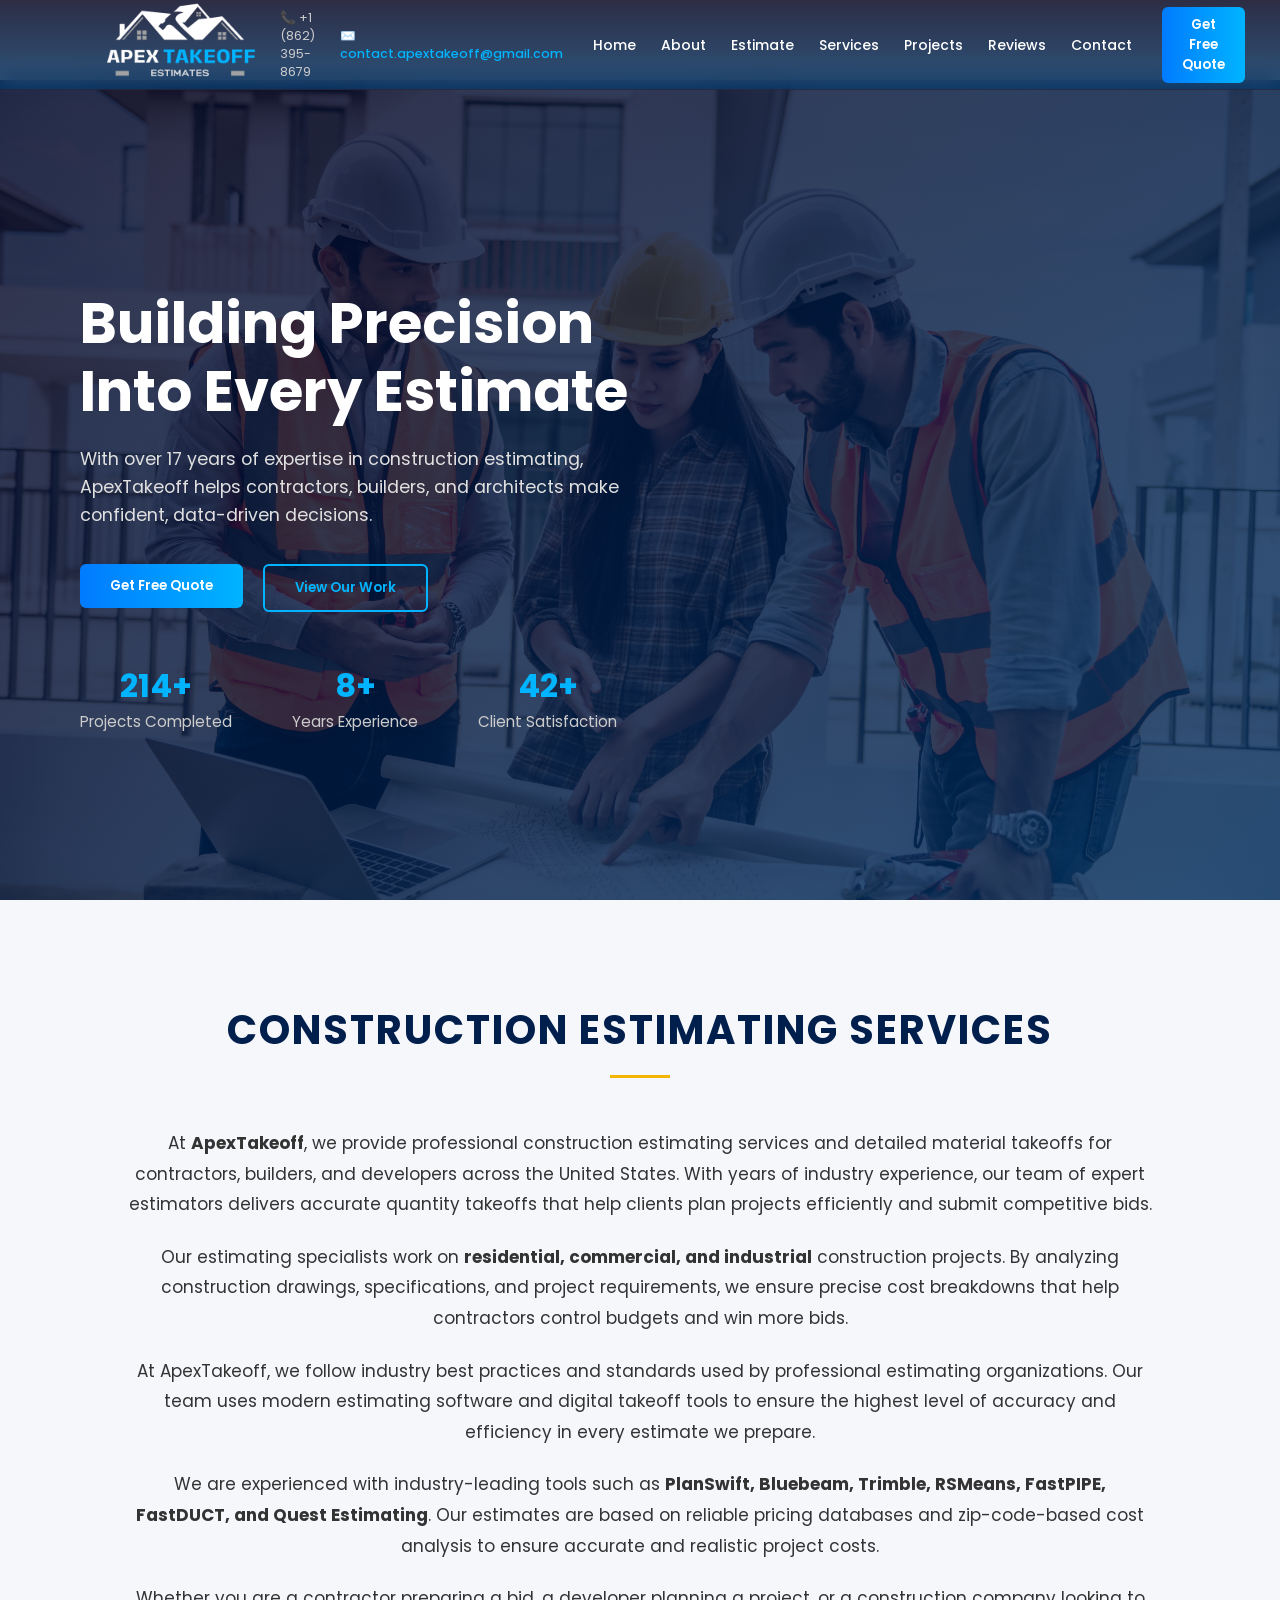
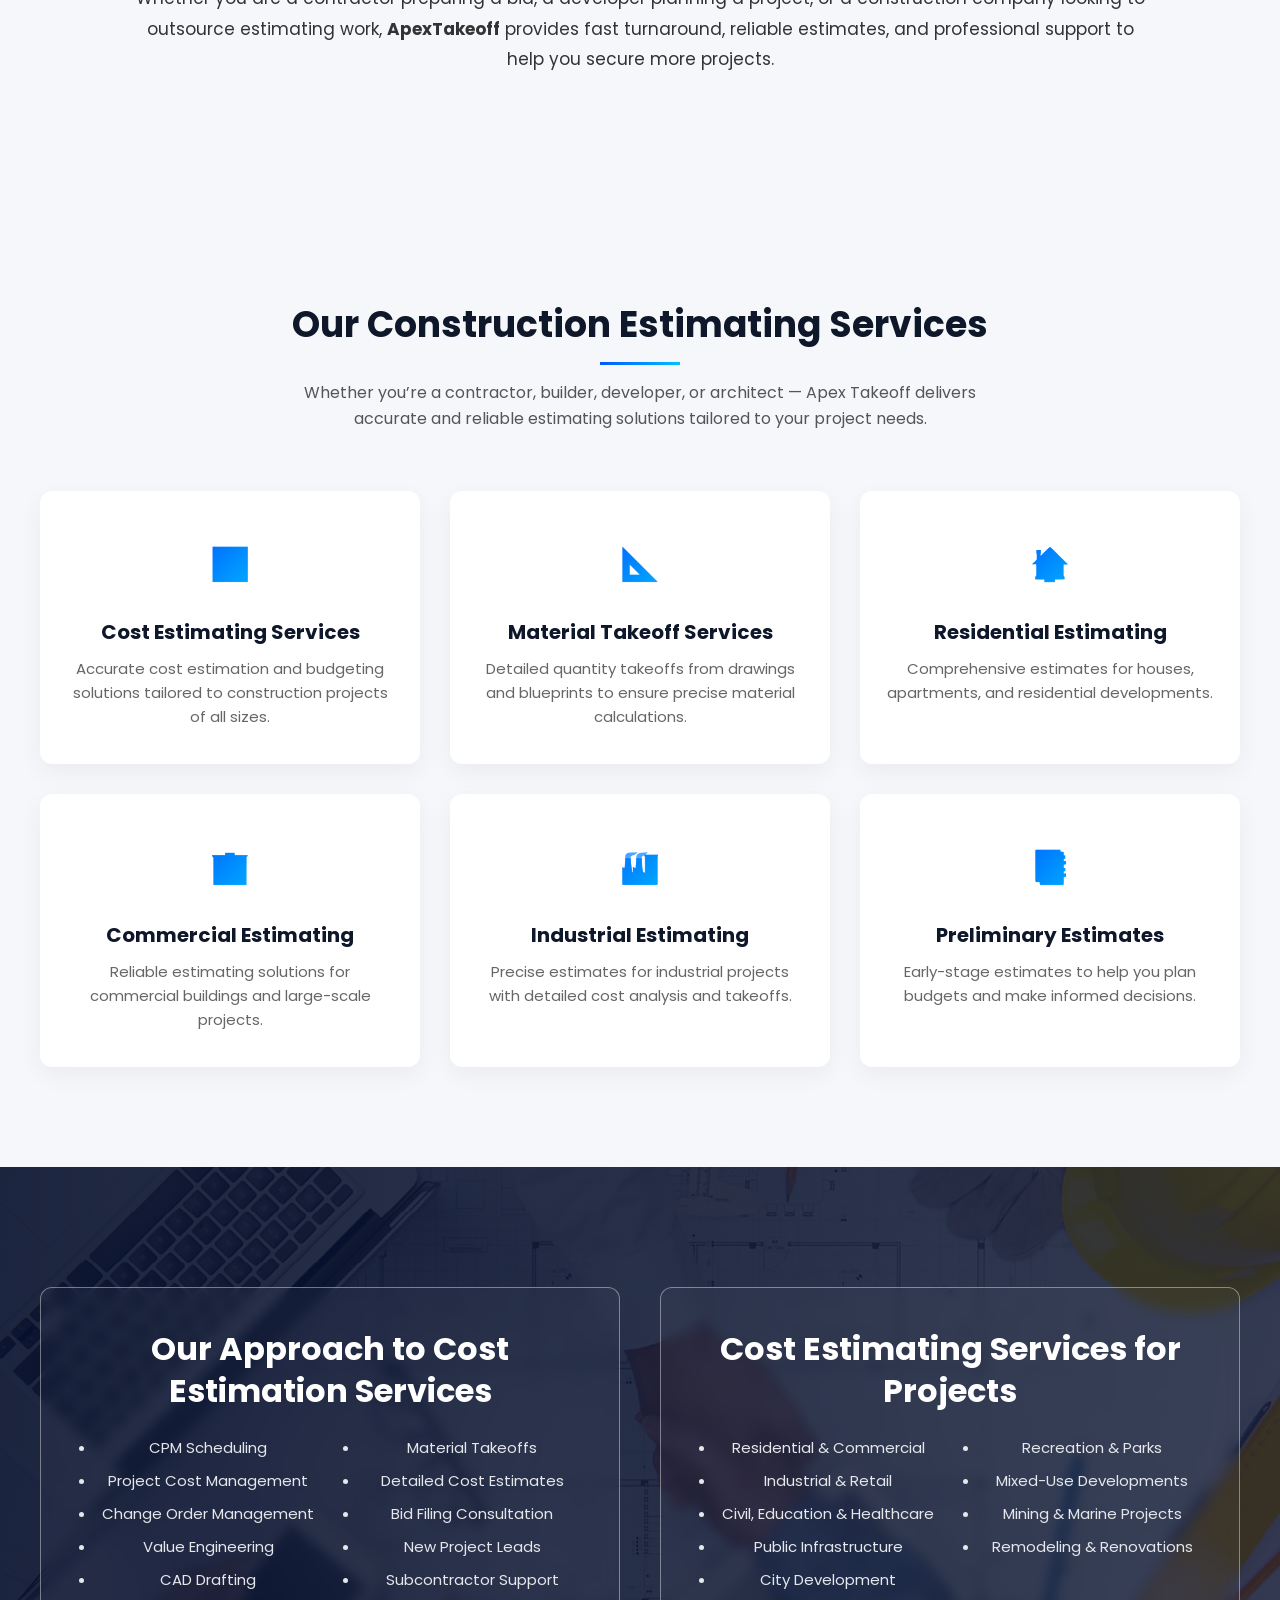
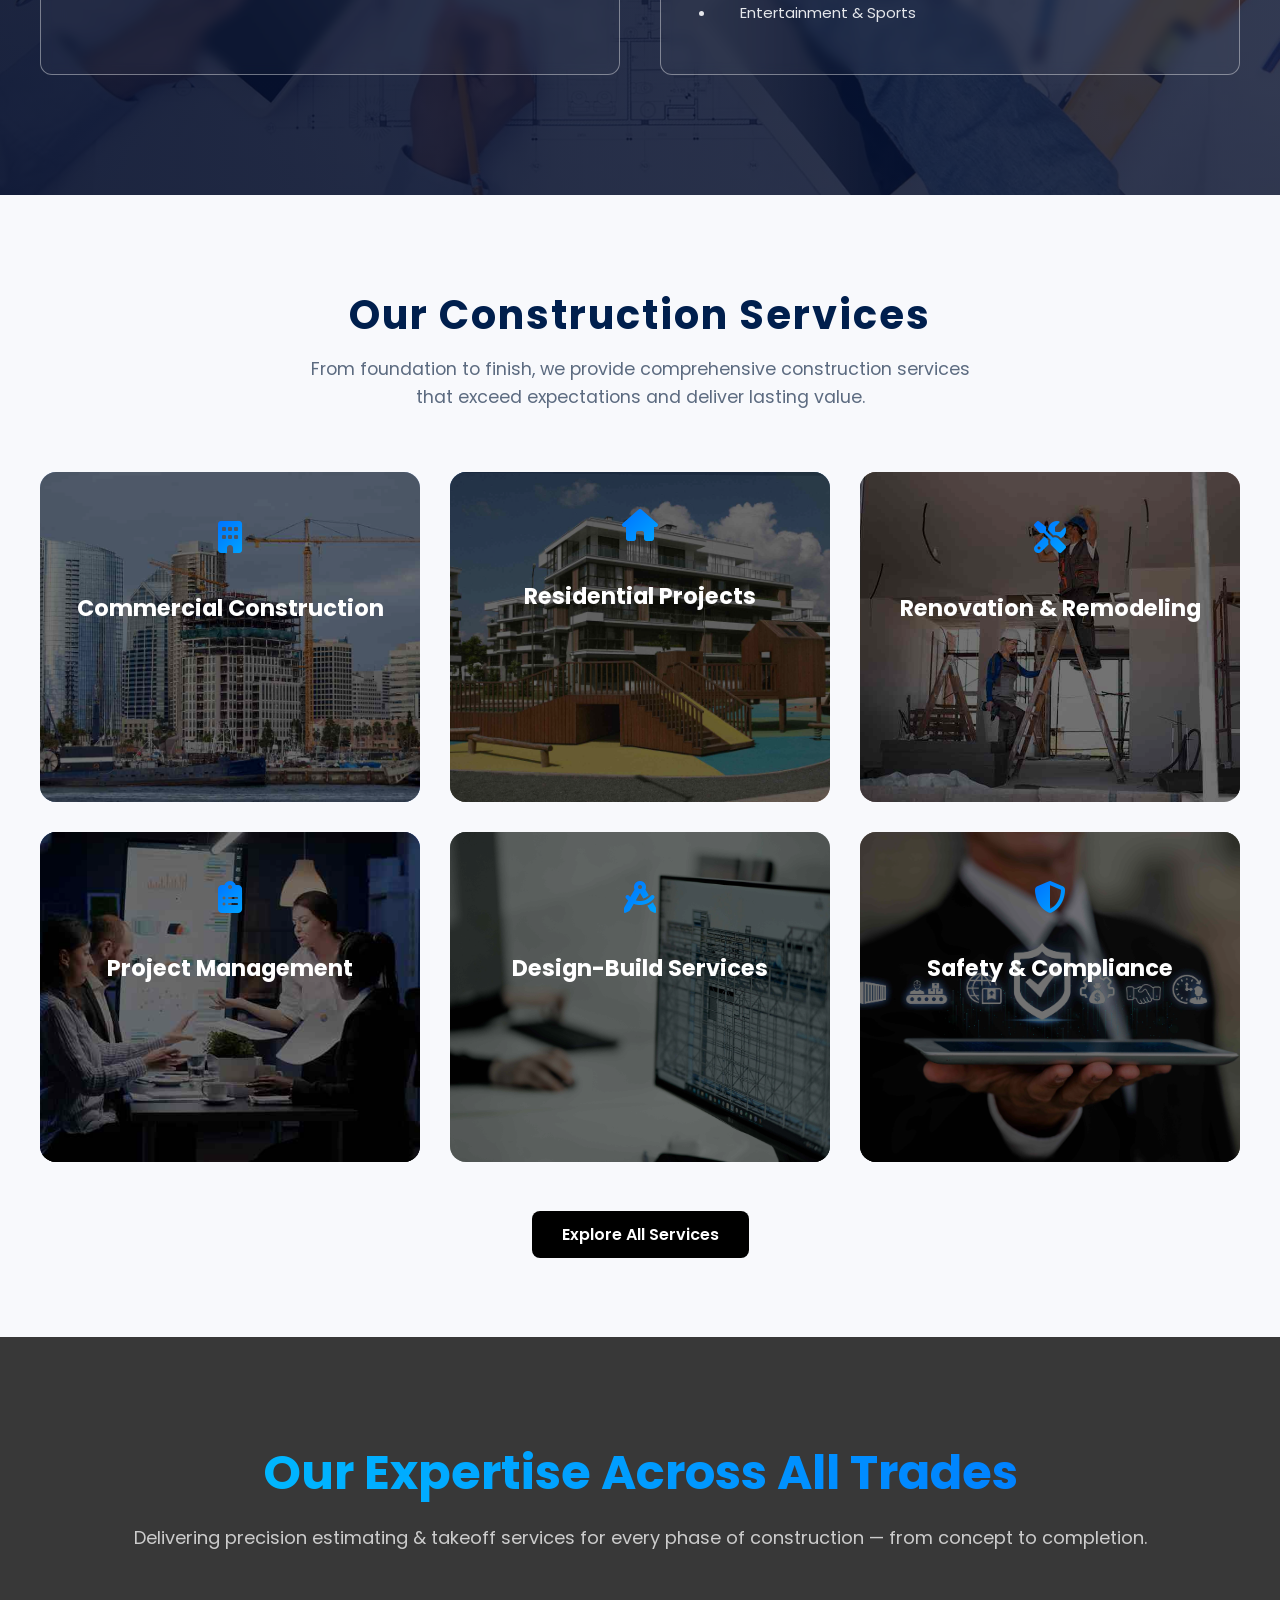
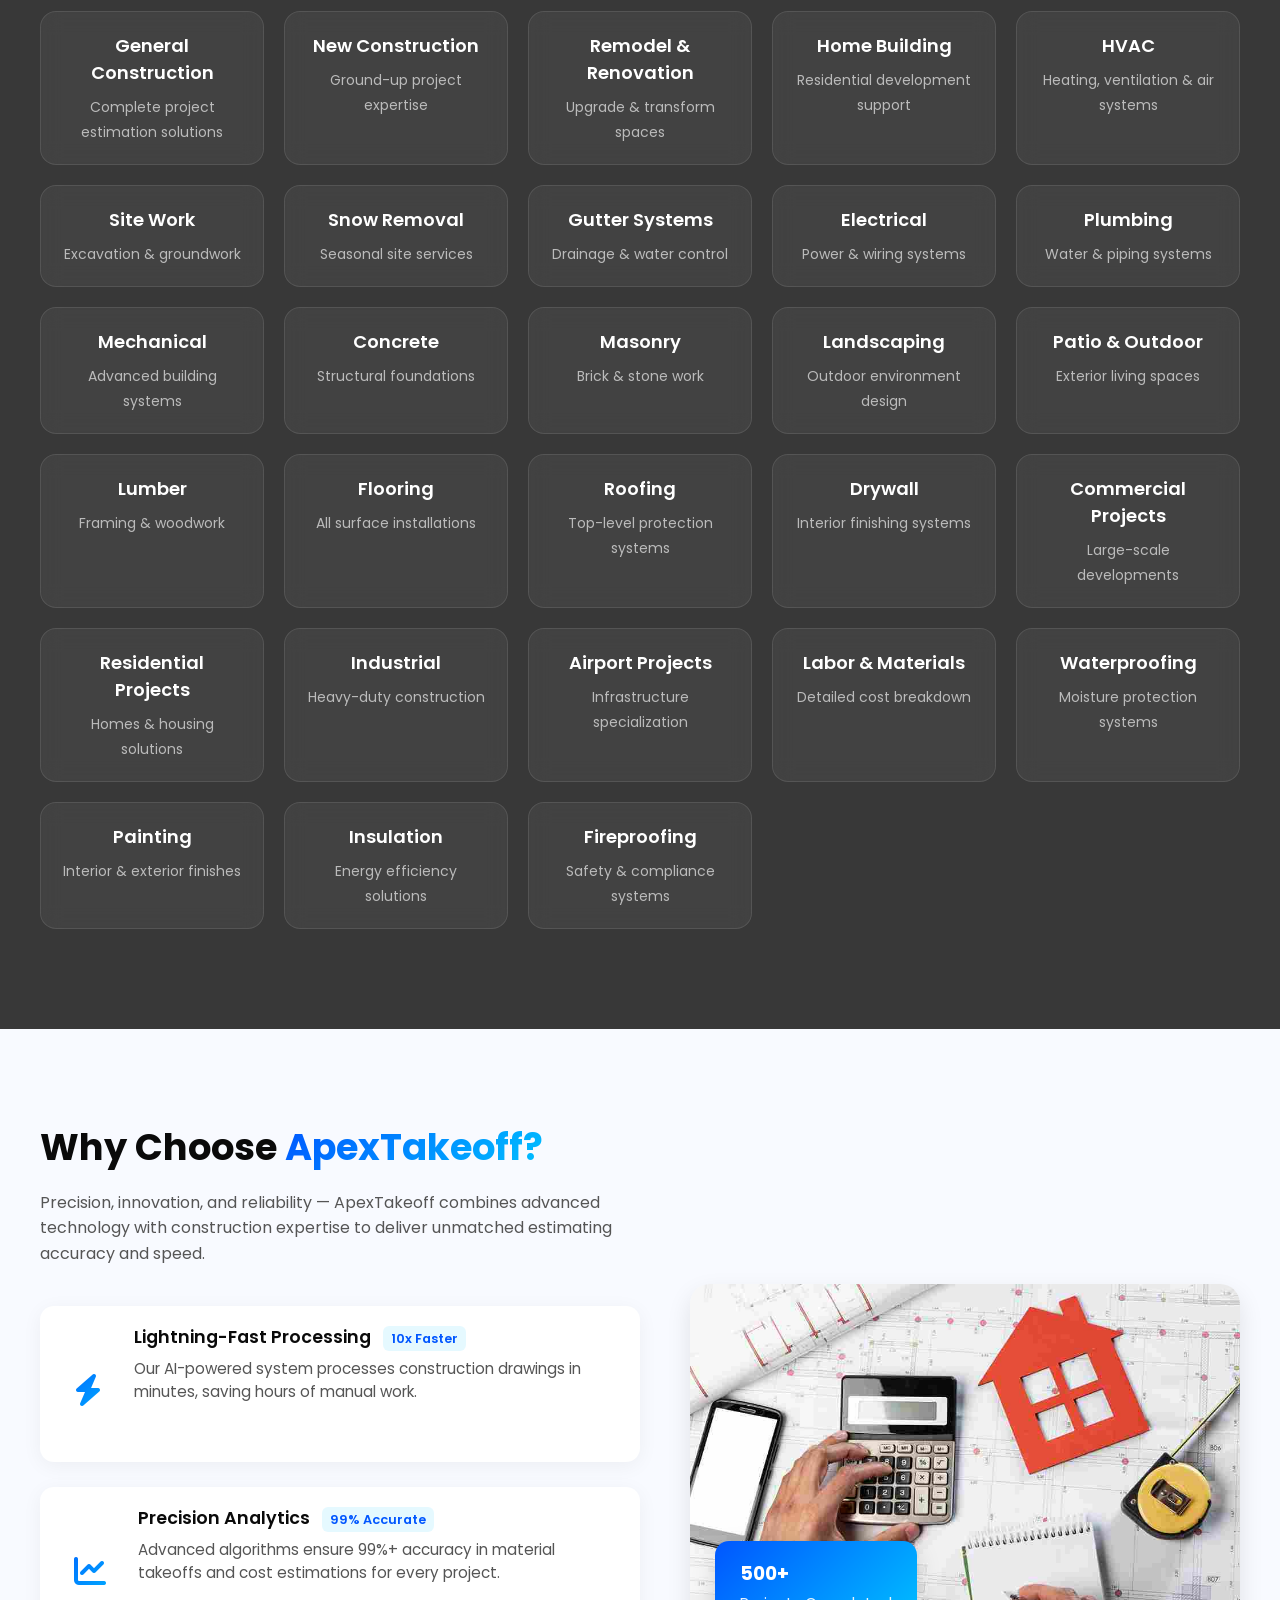
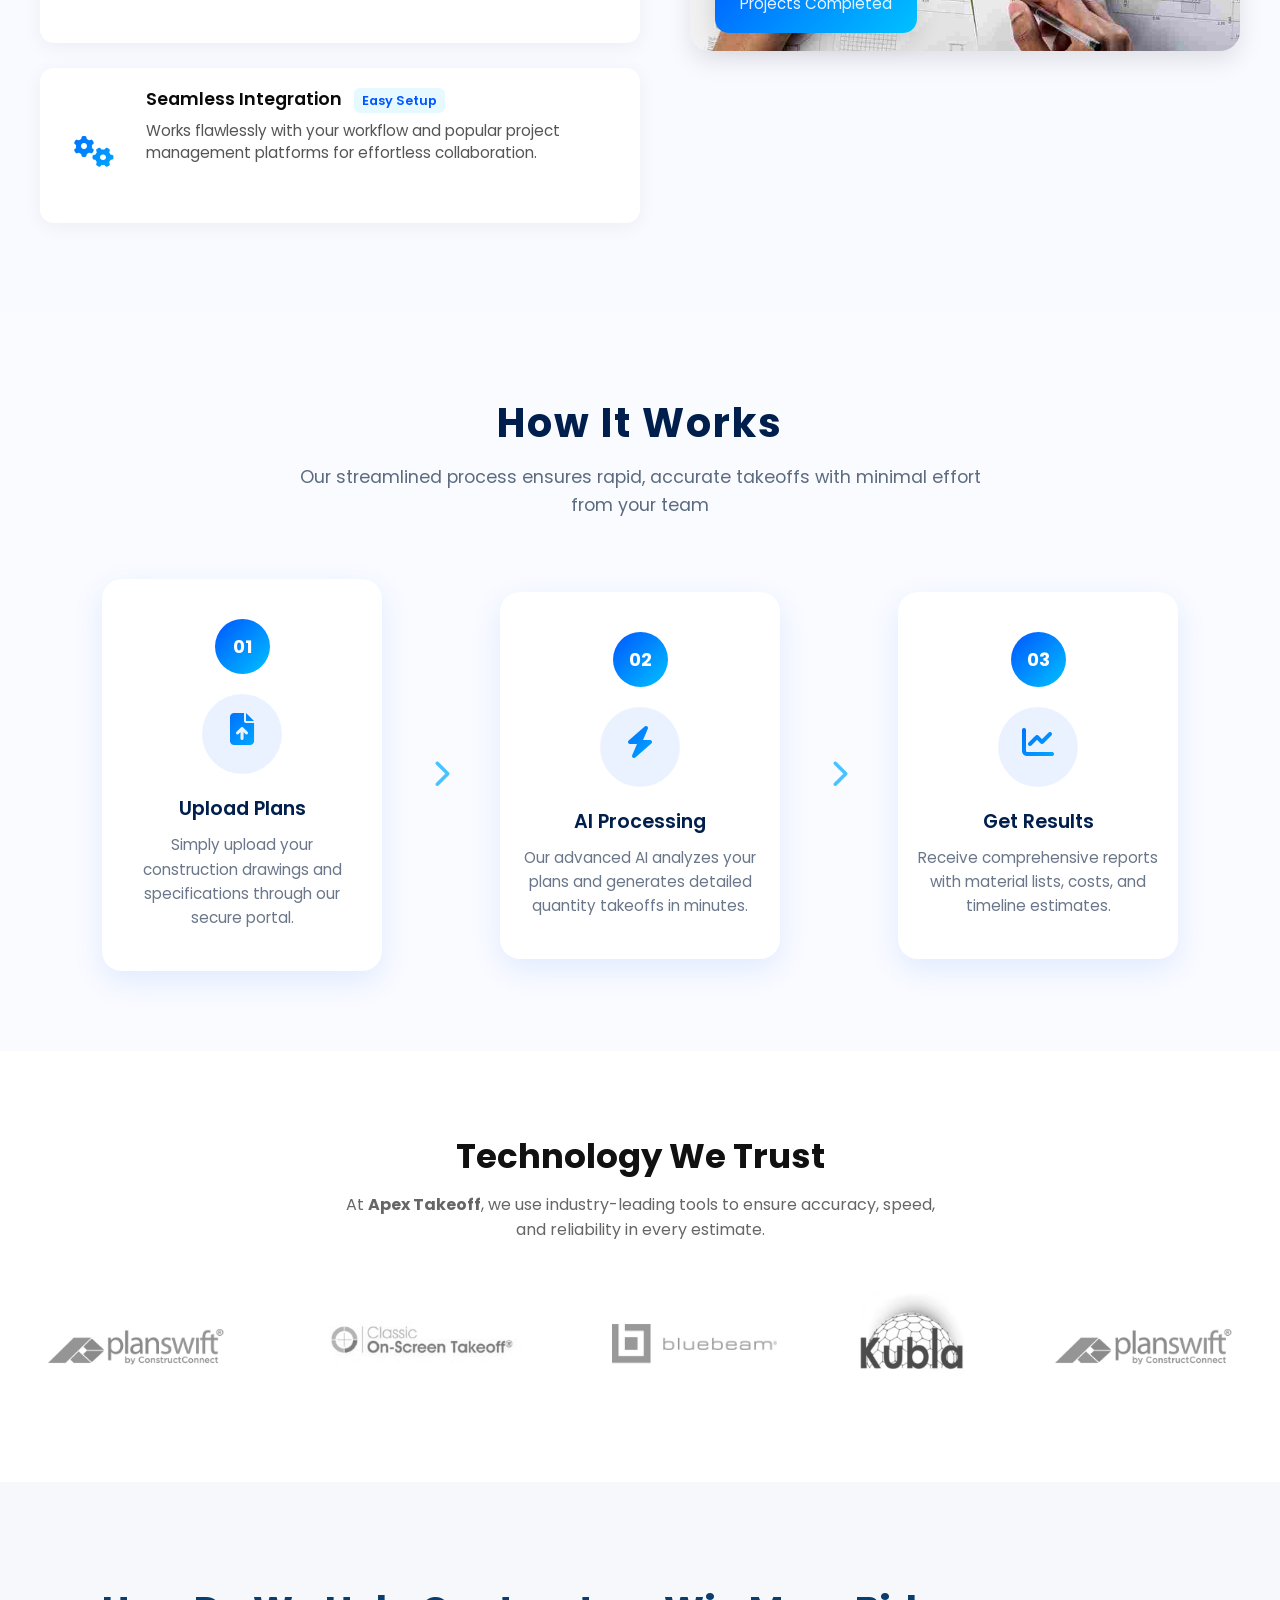
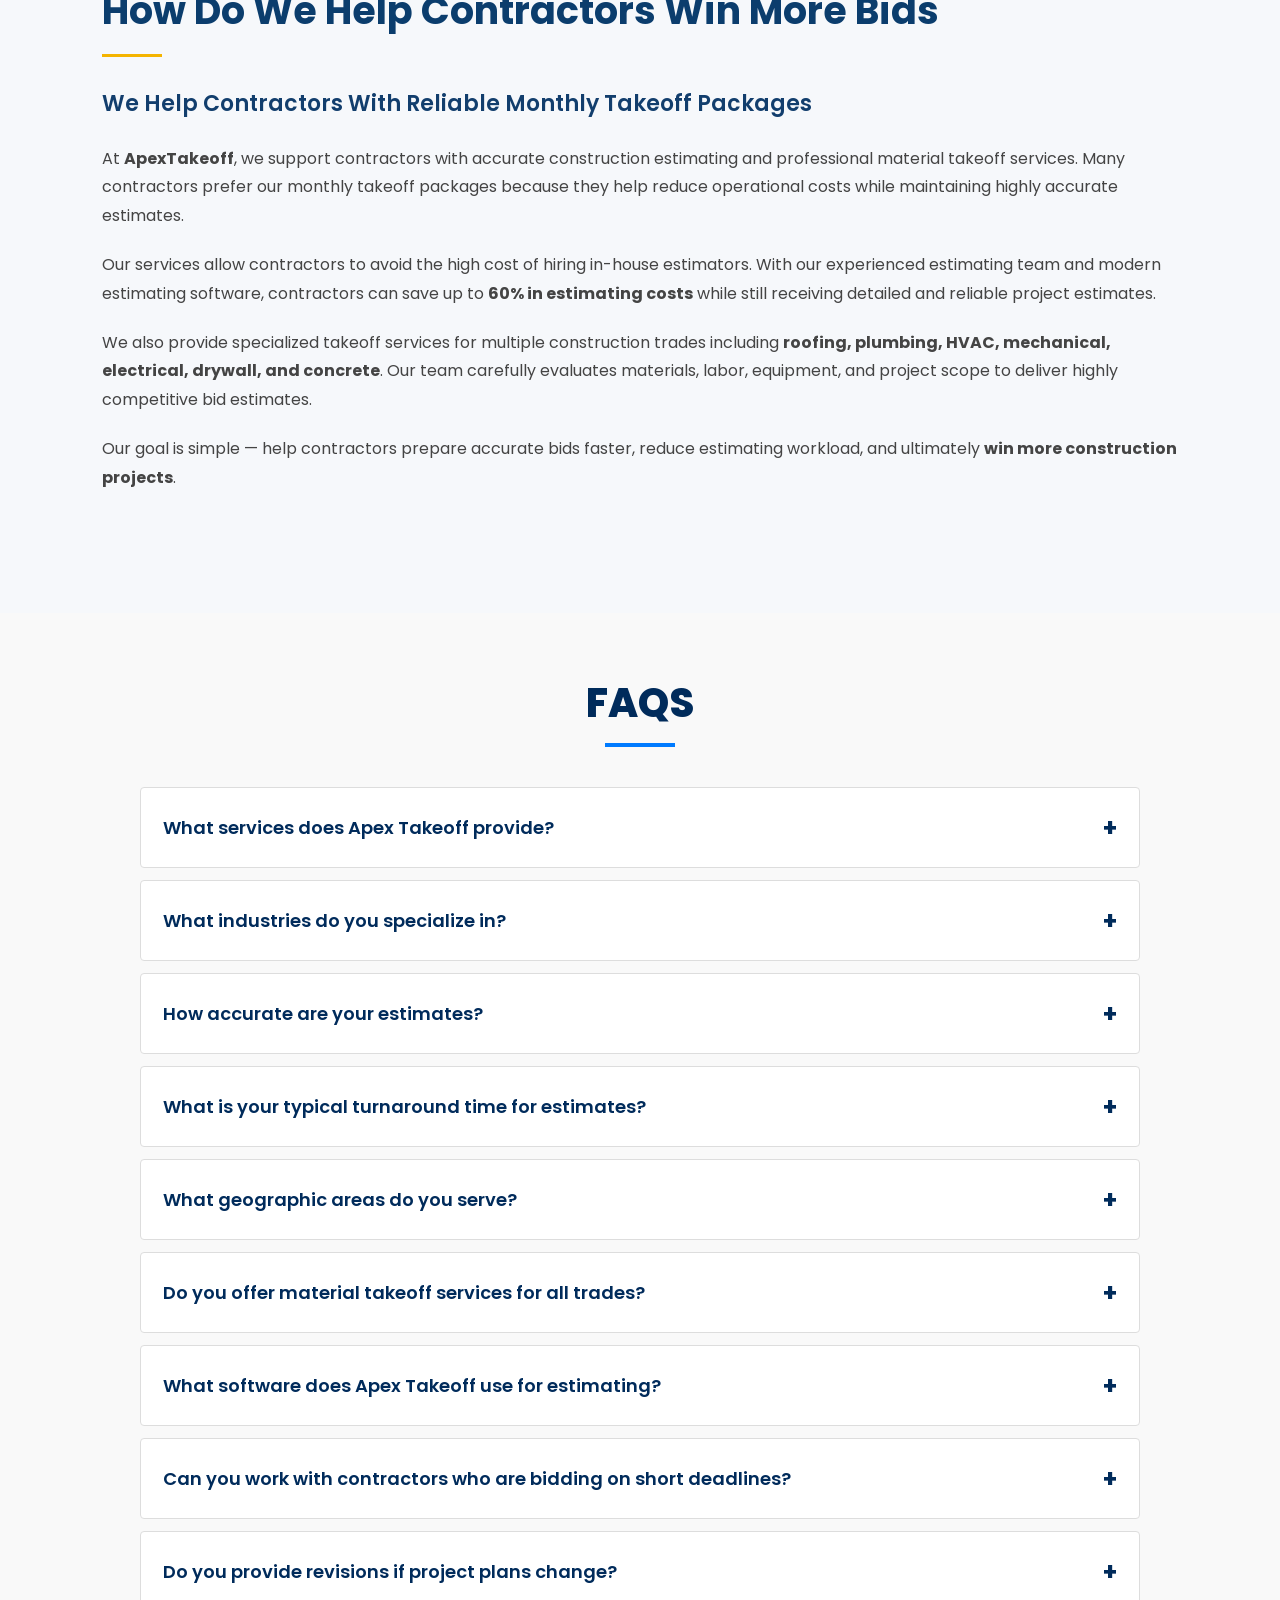
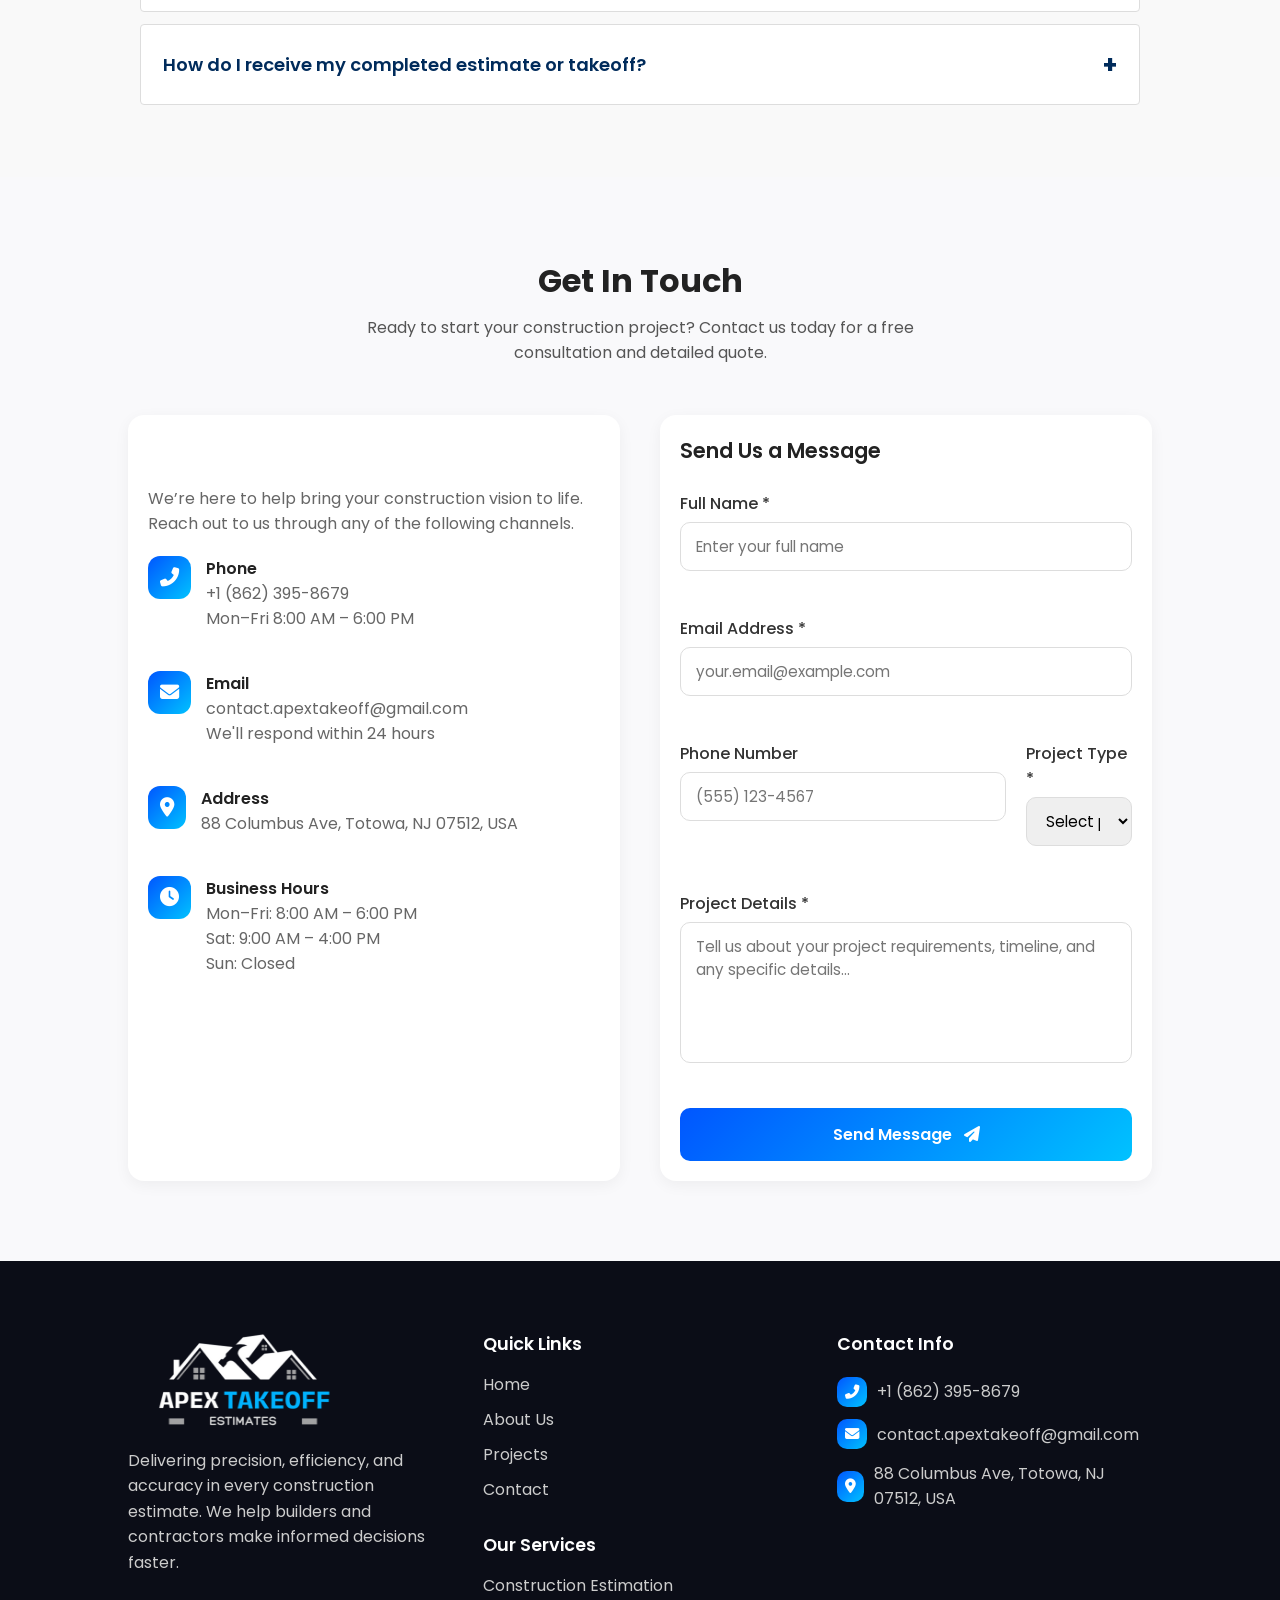
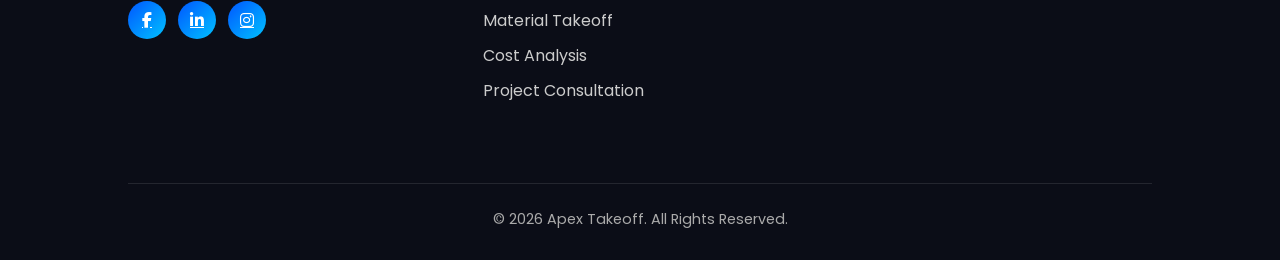
<file: apextakeoff/index.html>
<!DOCTYPE html>
<html lang="en">
<head>
  <meta charset="UTF-8">
  <meta name="viewport" content="width=device-width, initial-scale=1.0">
  <title>ApexTakeoff | Construction Estimating Experts</title>
  <link rel="preconnect" href="https://fonts.googleapis.com">
  <link rel="preconnect" href="https://fonts.gstatic.com" crossorigin>
  <link rel="stylesheet" href="style.css">
  <link href="https://fonts.googleapis.com/css2?family=Poppins:wght@400;600;700&display=swap" rel="stylesheet">
  <link rel="stylesheet" href="https://cdnjs.cloudflare.com/ajax/libs/font-awesome/6.5.0/css/all.min.css"/>
  <script src="https://cdnjs.cloudflare.com/ajax/libs/gsap/3.12.5/gsap.min.js"></script>
</head>

<!-- loader -->
<body>
  <!-- Navbar Section -->
<div class="navbar">
  <div class="logo">
    <a href="index.html">
      <img src="apex logo.png" alt="Apex Takeoff Logo">
    </a>
  </div>
  <div class="contact-info"> 
     <span>📞 +1 (862) 395-8679</span> 
     <span>✉️ <a href="mailto:contact.apextakeoff@gmail.com">contact.apextakeoff@gmail.com</a></span> 
    </div>

  <div class="nav-toggle" id="navToggle">
    <span></span>
    <span></span>
    <span></span>
  </div>

  <nav class="nav-links" id="navLinks">
    <ul>
      <li><a href="index.html">Home</a></li>
      <li><a href="about.html">About</a></li>
      <li><a href="estimate.html">Estimate</a></li>
      <li><a href="service.html">Services</a></li>
      <li><a href="project.html">Projects</a></li>
      <li><a href="reviews.html">Reviews</a></li>
      <li><a href="contact.html">Contact</a></li>
     
    </ul>
    <a href="contact.html"><button class="quote-btn">Get Free Quote</button></a>

    <!-- Contact info (hidden on desktop, shown in mobile) -->
    <div class="contact-mobile">
      <span>📞 +1 (862) 395-8679</span>
      <span>✉️ <a href="mailto:contact.apextakeoff@gmail.com">contact.apextakeoff@gmail.com</a></span>
    </div>
  </nav>
</div>
  <!-- Hero Section -->
  <section class="hero-wrapper">

  <!-- FIRST HEADER -->
  <div class="hero slide active">
    <div class="hero-content">
      <h1>Building Precision Into Every Estimate</h1>
      <p>
        With over 17 years of expertise in construction estimating,
        ApexTakeoff helps contractors, builders, and architects make
        confident, data-driven decisions.
      </p>

      <div class="buttons">
        <a href="contact.html"><button class="btn btn-primary">Get Free Quote</button></a>
        <a href="project.html"><button class="btn btn-outline">View Our Work</button></a>
      </div>

      <div class="stats">
        <div class="stat-box">
          <h3 class="counter" data-target="500">0</h3>
          <p>Projects Completed</p>
        </div>
        <div class="stat-box">
          <h3 class="counter" data-target="17">0</h3>
          <p>Years Experience</p>
        </div>
        <div class="stat-box">
          <h3 class="counter" data-target="98">0</h3>
          <p>Client Satisfaction</p>
        </div>
      </div>
    </div>
  </div>


  <!-- SECOND HEADER -->
  <div class="hero-alt slide">
    <div class="hero-alt-overlay"></div>

    <div class="hero-alt-content">
      <h1>Win More Bids with Fast, Accurate Construction Estimates</h1>
      <p>
        ApexTakeoff helps contractors, builders, and developers secure more
        projects with reliable and detailed construction takeoffs.
      </p>

      <div class="hero-alt-buttons">
        <a href="estimate.html" class="btn-alt primary">GET ESTIMATE</a>
        <a href="tel:+18623958679" class="btn-alt outline">CALL NOW</a>
      </div>
    </div>
  </div>

</section>
<!-- estimating section -->
 <section class="estimating-section">

  <div class="container">

    <h2 class="section-title">CONSTRUCTION ESTIMATING SERVICES</h2>
    <div class="title-line"></div>

    <div class="estimating-content reveal">

      <p>
        At <strong>ApexTakeoff</strong>, we provide professional construction estimating
        services and detailed material takeoffs for contractors, builders, and developers
        across the United States. With years of industry experience, our team of expert
        estimators delivers accurate quantity takeoffs that help clients plan projects
        efficiently and submit competitive bids.
      </p>

      <p>
        Our estimating specialists work on <strong>residential, commercial, and industrial</strong>
        construction projects. By analyzing construction drawings, specifications,
        and project requirements, we ensure precise cost breakdowns that help
        contractors control budgets and win more bids.
      </p>

      <p>
        At ApexTakeoff, we follow industry best practices and standards used by
        professional estimating organizations. Our team uses modern estimating
        software and digital takeoff tools to ensure the highest level of accuracy
        and efficiency in every estimate we prepare.
      </p>

      <p>
        We are experienced with industry-leading tools such as
        <strong>PlanSwift, Bluebeam, Trimble, RSMeans, FastPIPE, FastDUCT, and Quest Estimating</strong>.
        Our estimates are based on reliable pricing databases and
        zip-code-based cost analysis to ensure accurate and realistic project costs.
      </p>

      <p>
        Whether you are a contractor preparing a bid, a developer planning a project,
        or a construction company looking to outsource estimating work,
        <strong>ApexTakeoff</strong> provides fast turnaround, reliable estimates,
        and professional support to help you secure more projects.
      </p>

    </div>

  </div>

</section>

<section class="apex-services">
  <div class="container">

    <div class="apex-header">
      <h2>Our Construction Estimating Services</h2>
      <p>
        Whether you’re a contractor, builder, developer, or architect —
        Apex Takeoff delivers accurate and reliable estimating solutions
        tailored to your project needs.
      </p>
    </div>

    <div class="apex-grid">

      <div class="apex-card">
        <div class="icon">📊</div>
        <h3>Cost Estimating Services</h3>
        <p>Accurate cost estimation and budgeting solutions tailored to construction projects of all sizes.</p>
      </div>

      <div class="apex-card">
        <div class="icon">📐</div>
        <h3>Material Takeoff Services</h3>
        <p>Detailed quantity takeoffs from drawings and blueprints to ensure precise material calculations.</p>
      </div>

      <div class="apex-card">
        <div class="icon">🏠</div>
        <h3>Residential Estimating</h3>
        <p>Comprehensive estimates for houses, apartments, and residential developments.</p>
      </div>

      <div class="apex-card">
        <div class="icon">🏢</div>
        <h3>Commercial Estimating</h3>
        <p>Reliable estimating solutions for commercial buildings and large-scale projects.</p>
      </div>

      <div class="apex-card">
        <div class="icon">🏭</div>
        <h3>Industrial Estimating</h3>
        <p>Precise estimates for industrial projects with detailed cost analysis and takeoffs.</p>
      </div>

      <div class="apex-card">
        <div class="icon">📑</div>
        <h3>Preliminary Estimates</h3>
        <p>Early-stage estimates to help you plan budgets and make informed decisions.</p>
      </div>

    </div>

  </div>
</section>
<!--apex approach -->
<section class="apex-approach">

  <div class="overlay"></div>

  <div class="container">

    <!-- LEFT BOX -->
    <div class="apex-box fade-left">
      <h2>Our Approach to Cost Estimation Services</h2>

      <div class="list-grid">
        <ul>
          <li>CPM Scheduling</li>
          <li>Project Cost Management</li>
          <li>Change Order Management</li>
          <li>Value Engineering</li>
          <li>CAD Drafting</li>
        </ul>

        <ul>
          <li>Material Takeoffs</li>
          <li>Detailed Cost Estimates</li>
          <li>Bid Filing Consultation</li>
          <li>New Project Leads</li>
          <li>Subcontractor Support</li>
        </ul>
      </div>
    </div>

    <!-- RIGHT BOX -->
    <div class="apex-box fade-right">
      <h2>Cost Estimating Services for Projects</h2>

      <div class="list-grid">
        <ul>
          <li>Residential & Commercial</li>
          <li>Industrial & Retail</li>
          <li>Civil, Education & Healthcare</li>
          <li>Public Infrastructure</li>
          <li>City Development</li>
          <li>Entertainment & Sports</li>
        </ul>

        <ul>
          <li>Recreation & Parks</li>
          <li>Mixed-Use Developments</li>
          <li>Mining & Marine Projects</li>
          <li>Remodeling & Renovations</li>
        </ul>
      </div>
    </div>

  </div>
</section>


<!-- ===== SERVICES SECTION ===== -->

<section class="services-section">
  <div class="services-container">

    <h2 class="section-title reveal">Our Construction Services</h2>

    <p class="section-subtitle reveal">
      From foundation to finish, we provide comprehensive construction services that
      exceed expectations and deliver lasting value.
    </p>

    <div class="services-grid">

      <!-- Service 1 -->
      <div class="service-card service1 reveal">

        <div class="service-overlay"></div>

        <div class="service-content">
          <div class="icon">
            <i class="fa-solid fa-building"></i>
          </div>

          <h3>Commercial Construction</h3>

          <div class="service-details">
            <p>
              State-of-the-art commercial buildings designed for modern business needs.
            </p>

            <ul>
              <li>Office Buildings</li>
              <li>Retail Spaces</li>
              <li>Industrial Facilities</li>
            </ul>
          </div>
        </div>

      </div>


      <!-- Service 2 -->
      <div class="service-card service2 reveal">

        <div class="service-overlay"></div>

        <div class="service-content">

          <div class="icon">
            <i class="fa-solid fa-house"></i>
          </div>

          <h3>Residential Projects</h3>

          <div class="service-details">
            <p>
              Custom homes and residential developments built with precision and care.
            </p>

            <ul>
              <li>Custom Homes</li>
              <li>Multi-Family</li>
              <li>Luxury Estates</li>
            </ul>
          </div>

        </div>

      </div>


      <!-- Service 3 -->
      <div class="service-card service3 reveal">

        <div class="service-overlay"></div>

        <div class="service-content">

          <div class="icon">
            <i class="fa-solid fa-screwdriver-wrench"></i>
          </div>

          <h3>Renovation & Remodeling</h3>

          <div class="service-details">
            <p>
              Transform existing spaces with our expert renovation services.
            </p>

            <ul>
              <li>Kitchen Remodeling</li>
              <li>Bathroom Renovation</li>
              <li>Whole Home Updates</li>
            </ul>
          </div>

        </div>

      </div>


      <!-- Service 4 -->
      <div class="service-card service4 reveal">

        <div class="service-overlay"></div>

        <div class="service-content">

          <div class="icon">
            <i class="fa-solid fa-clipboard-list"></i>
          </div>

          <h3>Project Management</h3>

          <div class="service-details">
            <p>
              End-to-end project management ensuring on-time, on-budget delivery.
            </p>

            <ul>
              <li>Timeline Management</li>
              <li>Budget Control</li>
              <li>Quality Assurance</li>
            </ul>
          </div>

        </div>

      </div>


      <!-- Service 5 -->
      <div class="service-card service5 reveal">

        <div class="service-overlay"></div>

        <div class="service-content">

          <div class="icon">
            <i class="fa-solid fa-drafting-compass"></i>
          </div>

          <h3>Design-Build Services</h3>

          <div class="service-details">
            <p>
              Integrated design and construction services for seamless delivery.
            </p>

            <ul>
              <li>Architectural Design</li>
              <li>Engineering</li>
              <li>Construction</li>
            </ul>
          </div>

        </div>

      </div>


      <!-- Service 6 -->
      <div class="service-card service6 reveal">

        <div class="service-overlay"></div>

        <div class="service-content">

          <div class="icon">
            <i class="fa-solid fa-shield-halved"></i>
          </div>

          <h3>Safety & Compliance</h3>

          <div class="service-details">
            <p>
              Industry-leading safety standards and regulatory compliance.
            </p>

            <ul>
              <li>OSHA Compliance</li>
              <li>Safety Training</li>
              <li>Risk Management</li>
            </ul>
          </div>

        </div>

      </div>

    </div>
    <div class="services-btn reveal">
      <a href="service.html" class="btnn">Explore All Services</a>
    </div>
  </div>
</section>
  
<!-- our construction estimating trades  -->
 <section class="section">
    <div class="container">
        <div class="heading">
            <h1>Our Expertise Across All Trades</h1>
            <p>Delivering precision estimating & takeoff services for every phase of construction — from concept to completion.</p>
        </div>

        <div class="grid">
            <div class="card"><h3>General Construction</h3><span>Complete project estimation solutions</span></div>
            <div class="card"><h3>New Construction</h3><span>Ground-up project expertise</span></div>
            <div class="card"><h3>Remodel & Renovation</h3><span>Upgrade & transform spaces</span></div>
            <div class="card"><h3>Home Building</h3><span>Residential development support</span></div>
            <div class="card"><h3>HVAC</h3><span>Heating, ventilation & air systems</span></div>
            <div class="card"><h3>Site Work</h3><span>Excavation & groundwork</span></div>
            <div class="card"><h3>Snow Removal</h3><span>Seasonal site services</span></div>
            <div class="card"><h3>Gutter Systems</h3><span>Drainage & water control</span></div>
            <div class="card"><h3>Electrical</h3><span>Power & wiring systems</span></div>
            <div class="card"><h3>Plumbing</h3><span>Water & piping systems</span></div>
            <div class="card"><h3>Mechanical</h3><span>Advanced building systems</span></div>
            <div class="card"><h3>Concrete</h3><span>Structural foundations</span></div>
            <div class="card"><h3>Masonry</h3><span>Brick & stone work</span></div>
            <div class="card"><h3>Landscaping</h3><span>Outdoor environment design</span></div>
            <div class="card"><h3>Patio & Outdoor</h3><span>Exterior living spaces</span></div>
            <div class="card"><h3>Lumber</h3><span>Framing & woodwork</span></div>
            <div class="card"><h3>Flooring</h3><span>All surface installations</span></div>
            <div class="card"><h3>Roofing</h3><span>Top-level protection systems</span></div>
            <div class="card"><h3>Drywall</h3><span>Interior finishing systems</span></div>
            <div class="card"><h3>Commercial Projects</h3><span>Large-scale developments</span></div>
            <div class="card"><h3>Residential Projects</h3><span>Homes & housing solutions</span></div>
            <div class="card"><h3>Industrial</h3><span>Heavy-duty construction</span></div>
            <div class="card"><h3>Airport Projects</h3><span>Infrastructure specialization</span></div>
            <div class="card"><h3>Labor & Materials</h3><span>Detailed cost breakdown</span></div>
            <div class="card"><h3>Waterproofing</h3><span>Moisture protection systems</span></div>
            <div class="card"><h3>Painting</h3><span>Interior & exterior finishes</span></div>
            <div class="card"><h3>Insulation</h3><span>Energy efficiency solutions</span></div>
            <div class="card"><h3>Fireproofing</h3><span>Safety & compliance systems</span></div>
        </div>
    </div>
</section>
 
<!-- why choose apex takeoff section -->
 <section class="why-choose">
  <div class="why-container">
    <div class="why-content">
      <h2>Why Choose <span>ApexTakeoff?</span></h2>
      <p>
        Precision, innovation, and reliability — ApexTakeoff combines advanced technology
        with construction expertise to deliver unmatched estimating accuracy and speed.
      </p>

      <div class="features">
        <div class="feature">
          <div class="icon"><i class="fa-solid fa-bolt"></i></div>
          <div class="text">
            <h3>Lightning-Fast Processing <span class="tag">10x Faster</span></h3>
            <p>
              Our AI-powered system processes construction drawings in minutes,
              saving hours of manual work.
            </p>
          </div>
        </div>

        <div class="feature">
          <div class="icon"><i class="fa-solid fa-chart-line"></i></div>
          <div class="text">
            <h3>Precision Analytics <span class="tag">99% Accurate</span></h3>
            <p>
              Advanced algorithms ensure 99%+ accuracy in material takeoffs and cost
              estimations for every project.
            </p>
          </div>
        </div>

        <div class="feature">
          <div class="icon"><i class="fa-solid fa-gears"></i></div>
          <div class="text">
            <h3>Seamless Integration <span class="tag">Easy Setup</span></h3>
            <p>
              Works flawlessly with your workflow and popular project management
              platforms for effortless collaboration.
            </p>
          </div>
        </div>
      </div>
    </div>

    <div class="why-image">
      <img src="estimating_11zon.jpg" alt="Construction Estimating" />
      <div class="project-box">
        <h3>500+</h3>
        <p>Projects Completed</p>
      </div>
    </div>
  </div>
</section>
<!-- how it work section -->
<section class="how-it-works">
  <div class="container">
    <h2 class="section-title">How It Works</h2>
    <p class="section-subtitle">
      Our streamlined process ensures rapid, accurate takeoffs with minimal effort from your team
    </p>

    <div class="steps">
      <div class="step">
        <div class="step-number">01</div>
        <div class="icon-wrap">
          <i class="icon fas fa-file-upload"></i>
        </div>
        <h3>Upload Plans</h3>
        <p>
          Simply upload your construction drawings and specifications through our secure portal.
        </p>
      </div>

      <div class="arrow"><i class="fas fa-chevron-right"></i></div>

      <div class="step">
        <div class="step-number">02</div>
        <div class="icon-wrap">
          <i class="icon fas fa-bolt"></i>
        </div>
        <h3>AI Processing</h3>
        <p>
          Our advanced AI analyzes your plans and generates detailed quantity takeoffs in minutes.
        </p>
      </div>

      <div class="arrow"><i class="fas fa-chevron-right"></i></div>

      <div class="step">
        <div class="step-number">03</div>
        <div class="icon-wrap">
          <i class="icon fas fa-chart-line"></i>
        </div>
        <h3>Get Results</h3>
        <p>
          Receive comprehensive reports with material lists, costs, and timeline estimates.
        </p>
      </div>
    </div>
  </div>
</section>
<section class="software-strip">
  <div class="container">

    <div class="section-header">
      <h2>Technology We Trust</h2>
      <p>
        At <strong>Apex Takeoff</strong>, we use industry-leading tools to ensure
        accuracy, speed, and reliability in every estimate.
      </p>
    </div>

    <div class="logo-slider">
      <div class="logo-track">

        <img src="1.png" alt="PlanSwift">
        <img src="Onscreen-Takeoff.jpg" alt="On-Screen Takeoff">
        <img src="bluebeam-wp-thumb.jpg" alt="Bluebeam">
        <img src="kubla.avif" alt="Kubla">

        <!-- duplicate for smooth infinite scroll -->
        <img src="1.png" alt="PlanSwift">
        <img src="Onscreen-Takeoff.jpg" alt="On-Screen Takeoff">
        <img src="bluebeam-wp-thumb.jpg" alt="Bluebeam">
        <img src="kubla.avif" alt="Kubla">

      </div>
    </div>

  </div>
</section>

<!-- bid section -->
 <section class="bids-section">

  <div class="bids-container">

    <h2 class="bids-title">How Do We Help Contractors Win More Bids</h2>
    <div class="bids-line"></div>

    <h3 class="bids-subtitle">
      We Help Contractors With Reliable Monthly Takeoff Packages
    </h3>

    <div class="bids-content reveal">

      <p>
        At <strong>ApexTakeoff</strong>, we support contractors with accurate
        construction estimating and professional material takeoff services.
        Many contractors prefer our monthly takeoff packages because they help
        reduce operational costs while maintaining highly accurate estimates.
      </p>

      <p>
        Our services allow contractors to avoid the high cost of hiring
        in-house estimators. With our experienced estimating team and modern
        estimating software, contractors can save up to <strong>60% in
        estimating costs</strong> while still receiving detailed and reliable
        project estimates.
      </p>

      <p>
        We also provide specialized takeoff services for multiple construction
        trades including <strong>roofing, plumbing, HVAC, mechanical,
        electrical, drywall, and concrete</strong>. Our team carefully
        evaluates materials, labor, equipment, and project scope to deliver
        highly competitive bid estimates.
      </p>

      <p>
        Our goal is simple — help contractors prepare accurate bids faster,
        reduce estimating workload, and ultimately <strong>win more
        construction projects</strong>.
      </p>

    </div>

  </div>

</section>
<section class="faq-section">
  <h2 class="faq-title">FAQS</h2>
  <div class="faq-line"></div>

  <div class="faq-container">

    <!-- FAQ Item -->
    <div class="faq-item">
      <button class="faq-question">
        What services does Apex Takeoff provide?
        <span class="faq-icon">+</span>
      </button>
      <div class="faq-answer">
        <p>Apex Takeoff provides professional construction estimating, material takeoffs, cost analysis, and project support for residential, commercial, and industrial sectors.</p>
      </div>
    </div>

    <div class="faq-item">
      <button class="faq-question">
        What industries do you specialize in?
        <span class="faq-icon">+</span>
      </button>
      <div class="faq-answer">
        <p>We serve general contractors, subcontractors, architects, builders, and developers across multiple industries.</p>
      </div>
    </div>

    <div class="faq-item">
      <button class="faq-question">
        How accurate are your estimates?
        <span class="faq-icon">+</span>
      </button>
      <div class="faq-answer">
        <p>Our estimates maintain industry-leading accuracy through advanced software and expert estimators.</p>
      </div>
    </div>

    <div class="faq-item">
      <button class="faq-question">
        What is your typical turnaround time for estimates?
        <span class="faq-icon">+</span>
      </button>
      <div class="faq-answer">
        <p>Most estimates are completed within 24–48 hours depending on project size.</p>
      </div>
    </div>

    <div class="faq-item">
      <button class="faq-question">
        What geographic areas do you serve?
        <span class="faq-icon">+</span>
      </button>
      <div class="faq-answer">
        <p>We proudly serve clients across the USA, Canada, UK, and Australia.</p>
      </div>
    </div>
    <div class="faq-item">
  <button class="faq-question">
    Do you offer material takeoff services for all trades?
    <span class="faq-icon">+</span>
  </button>
  <div class="faq-answer">
    <p>
      Yes, Apex Takeoff provides material takeoffs for all major trades including concrete, masonry, HVAC, electrical, plumbing, sitework, finishes, roofing, and more.
    </p>
  </div>
</div>

<div class="faq-item">
  <button class="faq-question">
    What software does Apex Takeoff use for estimating?
    <span class="faq-icon">+</span>
  </button>
  <div class="faq-answer">
    <p>
      We use industry-leading software such as Bluebeam, Planswift, On-Screen Takeoff, RSMeans, and advanced Excel systems to ensure accuracy and consistency.
    </p>
  </div>
</div>

<div class="faq-item">
  <button class="faq-question">
    Can you work with contractors who are bidding on short deadlines?
    <span class="faq-icon">+</span>
  </button>
  <div class="faq-answer">
    <p>
      Absolutely. Apex Takeoff specializes in fast-turnaround projects, offering same-day or 24-hour estimate support for urgent bids when needed.
    </p>
  </div>
</div>

<div class="faq-item">
  <button class="faq-question">
    Do you provide revisions if project plans change?
    <span class="faq-icon">+</span>
  </button>
  <div class="faq-answer">
    <p>
      Yes, we offer quick and affordable revision services. If your project drawings are updated, we can revise the estimate to reflect the new scope.
    </p>
  </div>
</div>

<div class="faq-item">
  <button class="faq-question">
    How do I receive my completed estimate or takeoff?
    <span class="faq-icon">+</span>
  </button>
  <div class="faq-answer">
    <p>
      You will receive your deliverables in a clean, organized, and professionally formatted Excel file along with marked-up PDF plans highlighting all measured items.
    </p>
  </div>
</div>


  </div>
</section>

<!-- get in touch section -->
<section class="contact-section">
  <div class="contact-container">
    <div class="contact-header">
      <h2>Get In Touch</h2>
      <p>
        Ready to start your construction project? Contact us today for a free consultation and detailed quote.
      </p>
    </div>

    <div class="contact-content">
      <!-- Contact Information -->
      <div class="contact-info-box">
        <h3>Contact Information</h3>
        <p>We’re here to help bring your construction vision to life. Reach out to us through any of the following channels.</p>

        <div class="info-item">
          <i class="fas fa-phone-alt"></i>
          <div>
            <strong>Phone</strong>
            <p>+1 (862) 395-8679<br>Mon–Fri 8:00 AM – 6:00 PM</p>
          </div>
        </div>

        <div class="info-item">
          <i class="fas fa-envelope"></i>
          <div>
            <strong>Email</strong>
            <p>contact.apextakeoff@gmail.com<br>We'll respond within 24 hours</p>
          </div>
        </div>

        <div class="info-item">
          <i class="fas fa-map-marker-alt"></i>
          <div>
            <strong>Address</strong>
            <p>88 Columbus Ave, Totowa, NJ 07512, USA</p>
          </div>
        </div>

        <div class="info-item">
          <i class="fas fa-clock"></i>
          <div>
            <strong>Business Hours</strong>
            <p>Mon–Fri: 8:00 AM – 6:00 PM<br>Sat: 9:00 AM – 4:00 PM<br>Sun: Closed</p>
          </div>
        </div>
      </div>

      <!-- Contact Form -->
     <div class="contact-form-box">
  <h3>Send Us a Message</h3>
  <form class="contact-form" action="https://api.web3forms.com/submit" method="POST">
    
    <!-- Access Key (required for Web3Forms) -->
    <input type="hidden" name="access_key" value="aabf60ea-fa8b-463a-a9a3-80009e430917">

    <div class="form-row">
      <div class="form-group">
        <label for="name">Full Name *</label>
        <input type="text" id="name" name="name" placeholder="Enter your full name" required>
      </div>
      <div class="form-group">
        <label for="email">Email Address *</label>
        <input type="email" id="email" name="email" placeholder="your.email@example.com" required>
      </div>
    </div>

    <div class="form-row">
      <div class="form-group">
        <label for="phone">Phone Number</label>
        <input type="text" id="phone" name="phone" placeholder="(555) 123-4567">
      </div>
      <div class="form-group">
        <label for="project">Project Type *</label>
        <select id="project" name="project" required>
          <option value="">Select project type</option>
           <option>Residential Project</option>
           <option>Commercial Building</option>
           <option>Industrial Facility</option>
           <option>Renovation/Remodeling</option>
           <option>Infrastructure</option>
           <option>Other</option>
        </select>
      </div>
    </div>

    <div class="form-group">
      <label for="details">Project Details *</label>
      <textarea id="details" name="details" rows="5" placeholder="Tell us about your project requirements, timeline, and any specific details..." required></textarea>
    </div>

    <button type="submit" class="contact-btn">
      Send Message <i class="fas fa-paper-plane"></i>
    </button>
  </form>
</div>
    </div>
  </div>
</section>


<!-- footer  -->
 <footer class="apex-footer">
  <div class="apex-footer-container">
    
    <!-- Left: About + Social -->
    <div class="footer-col footer-about">
      <div class="footer-logo">
        <img src="apex footer.png" alt="apex takeoff">
      </div>
      <p>
        Delivering precision, efficiency, and accuracy in every construction estimate. 
        We help builders and contractors make informed decisions faster.
      </p>

      <div class="footer-social">
        <a href="#"><i class="fab fa-facebook-f"></i></a>
        <a href="https://www.linkedin.com/company/apex-takeoff-estimates/"><i class="fab fa-linkedin-in"></i></a>
        <a href="https://www.instagram.com/apex_takeoff/"><i class="fab fa-instagram"></i></a>
      </div>
    </div>

    <!-- Middle: Links -->
    <div class="footer-col footer-links">
      <h4>Quick Links</h4>
      <ul>
        <li><a href="index.html">Home</a></li>
        <li><a href="about.html">About Us</a></li>
        <li><a href="project.html">Projects</a></li>
        <li><a href="contact.html">Contact</a></li>
      </ul>

      <h4>Our Services</h4>
      <ul>
        <li><a href="estimate.html">Construction Estimation</a></li>
        <li><a href="estimate.html">Material Takeoff</a></li>
        <li><a href="estimate.html">Cost Analysis</a></li>
        <li><a href="estimate.html">Project Consultation</a></li>
      </ul>
    </div>

    <!-- Right: Contact Info -->
    <div class="footer-col footer-contact">
      <h4>Contact Info</h4>
      <p><i class="fas fa-phone-alt"></i> +1 (862) 395-8679</p>
      <p><i class="fas fa-envelope"></i> contact.apextakeoff@gmail.com</p>
      <p><i class="fas fa-map-marker-alt"></i>88 Columbus Ave, Totowa, NJ 07512, USA</p>
    </div>
  </div>

  <div class="footer-bottom">
    <p>© 2026 Apex Takeoff. All Rights Reserved.</p>
  </div>
</footer>

<!-- slider js -->
 <script>
const slides = document.querySelectorAll(".slide");
let current = 0;

function changeSlide() {
  slides[current].classList.remove("active");

  current = (current + 1) % slides.length;

  slides[current].classList.add("active");
}

// Change every 5.5 seconds
setInterval(changeSlide, 7700);
</script>


<!-- stats counter naimation -->
 <script>
// Counter animation
function animateCounters() {
  const counters = document.querySelectorAll(".counter");
  
  counters.forEach(counter => {
    let target = +counter.getAttribute("data-target");
    let count = 0;
    let speed = target / 150; // Adjust speed here

    const updateCounter = () => {
      if (count < target) {
        count += speed;
        counter.innerText = Math.ceil(count) + "+";
        requestAnimationFrame(updateCounter);
      } else {
        counter.innerText = target + "+"; 
      }
    };

    updateCounter();
  });
}

// Run animation when stats section enters the viewport
const statsSection = document.querySelector(".stats");
let animationPlayed = false;

function checkScroll() {
  const sectionPos = statsSection.getBoundingClientRect().top;
  const screenPos = window.innerHeight;

  if (sectionPos < screenPos && !animationPlayed) {
    animateCounters();
    animationPlayed = true;
  }
}

window.addEventListener("scroll", checkScroll);
</script>

<script>
  const form = document.querySelector(".contact-form");
  form.addEventListener("submit", async (e) => {
    e.preventDefault();
    const data = new FormData(form);
    const response = await fetch(form.action, {
      method: form.method,
      body: data
    });
    if (response.ok) {
      alert("✅ Message sent successfully!");
      form.reset();
    } else {
      alert("❌ Something went wrong. Please try again.");
    }
  });
</script>
<script>
  // Toggle mobile menu
const navToggle = document.getElementById("navToggle");
const navLinks = document.getElementById("navLinks");

navToggle.addEventListener("click", () => {
  navLinks.classList.toggle("active");
  navToggle.classList.toggle("open");
});

</script>
<!-- apex approach -->
 <script>
document.addEventListener("DOMContentLoaded", function () {

  const elements = document.querySelectorAll('.fade-left, .fade-right');

  // Check if IntersectionObserver is supported
  if ('IntersectionObserver' in window) {

    const observer = new IntersectionObserver((entries, observer) => {
      entries.forEach(entry => {
        if (entry.isIntersecting) {
          entry.target.classList.add('show');
          observer.unobserve(entry.target); // run only once
        }
      });
    }, { threshold: 0.3 });

    elements.forEach(el => observer.observe(el));

  } else {
    // Fallback for old browsers (show everything)
    elements.forEach(el => el.classList.add('show'));
  }

});
</script>
<!-- scroll animation for serives section -->
 <script>

function revealOnScroll() {

  const reveals = document.querySelectorAll(".reveal");

  reveals.forEach((element) => {

    const windowHeight = window.innerHeight;
    const elementTop = element.getBoundingClientRect().top;

    const visiblePoint = 120;

    if (elementTop < windowHeight - visiblePoint) {
      element.classList.add("active");
    }

  });

}

window.addEventListener("scroll", revealOnScroll);

</script>
<!-- estimatings scroll js -->
 <script>

const reveals = document.querySelectorAll(".reveal");

window.addEventListener("scroll", function(){

reveals.forEach(function(el){

const windowHeight = window.innerHeight;
const elementTop = el.getBoundingClientRect().top;
const elementVisible = 120;

if(elementTop < windowHeight - elementVisible){
el.classList.add("active");
}
});
});
</script>
 
 
<!-- js for faqs open -->
<script>
  const faqs = document.querySelectorAll(".faq-question");

faqs.forEach(faq => {
  faq.addEventListener("click", () => {

    faq.classList.toggle("active");

    let answer = faq.nextElementSibling;

    if (faq.classList.contains("active")) {
      answer.style.maxHeight = answer.scrollHeight + "px";
    } else {
      answer.style.maxHeight = "0";
    }
  });
});

</script>
</body>
</html>
</file>
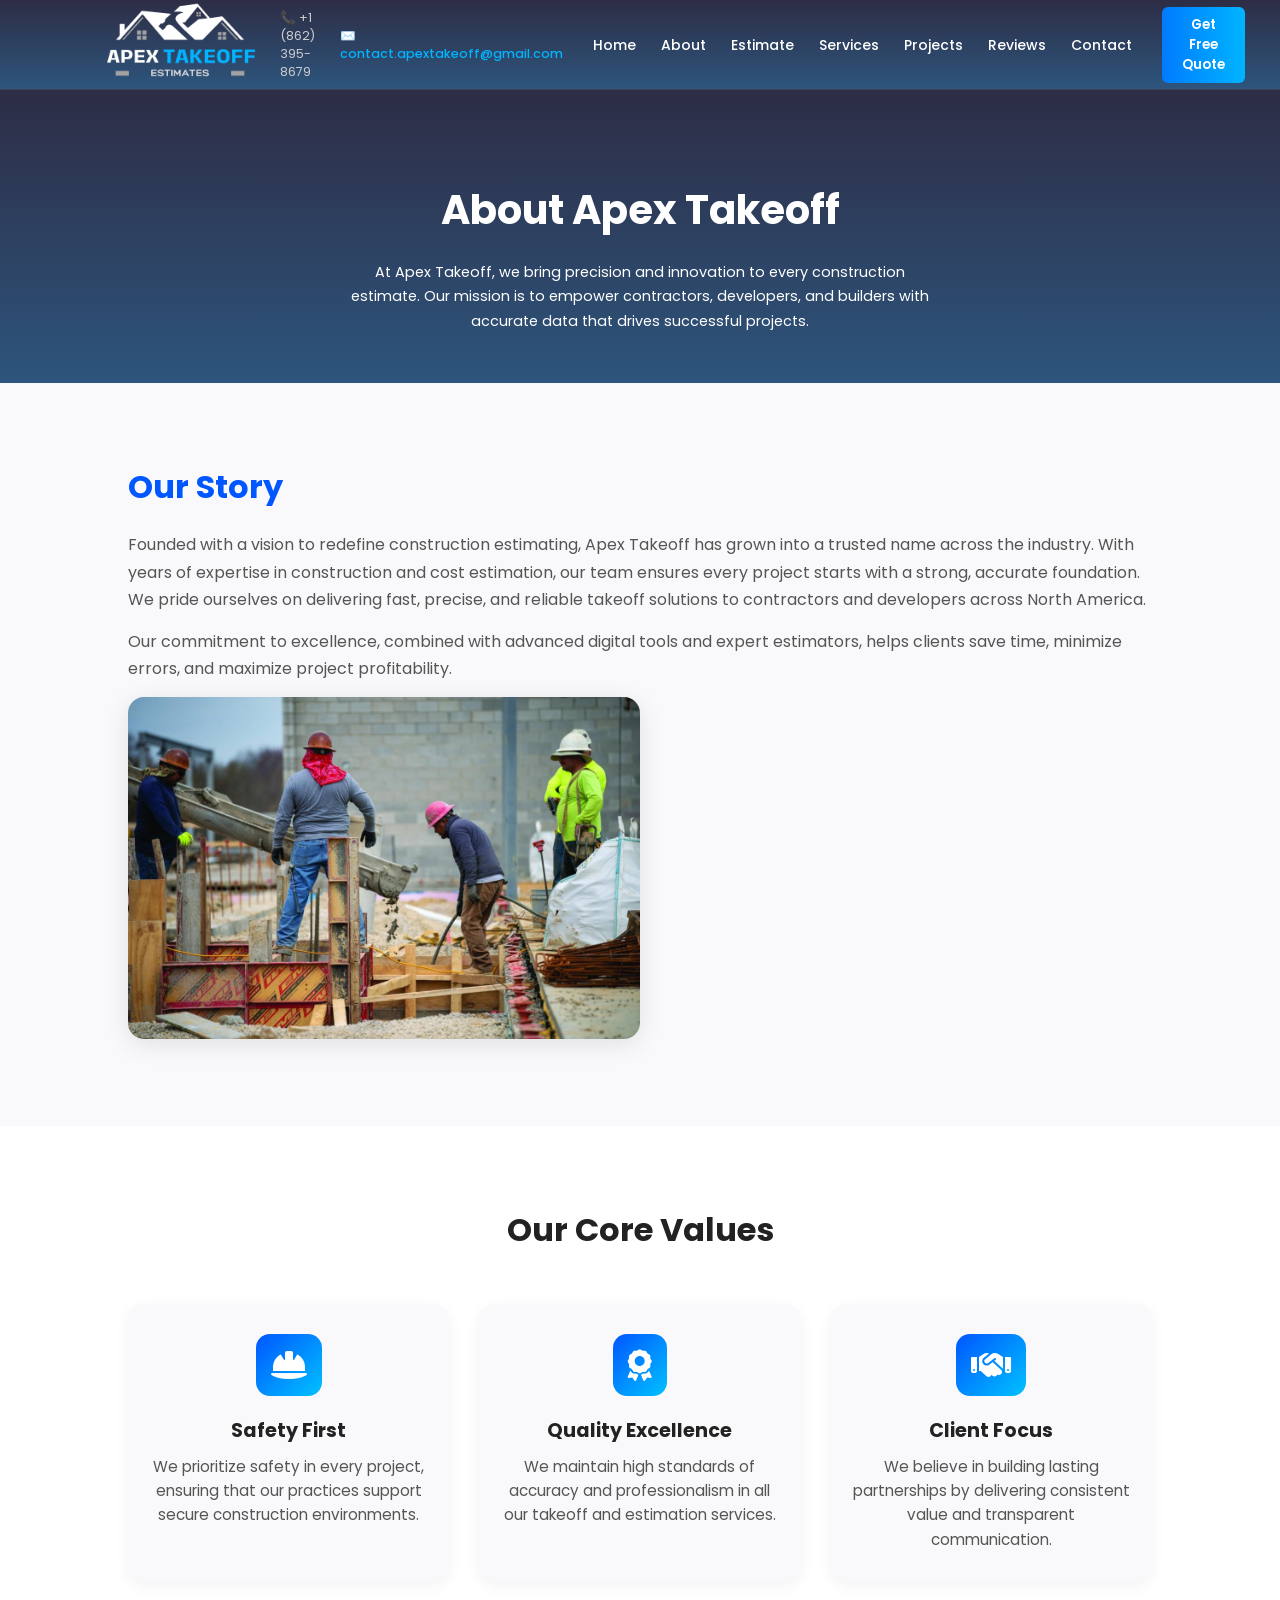
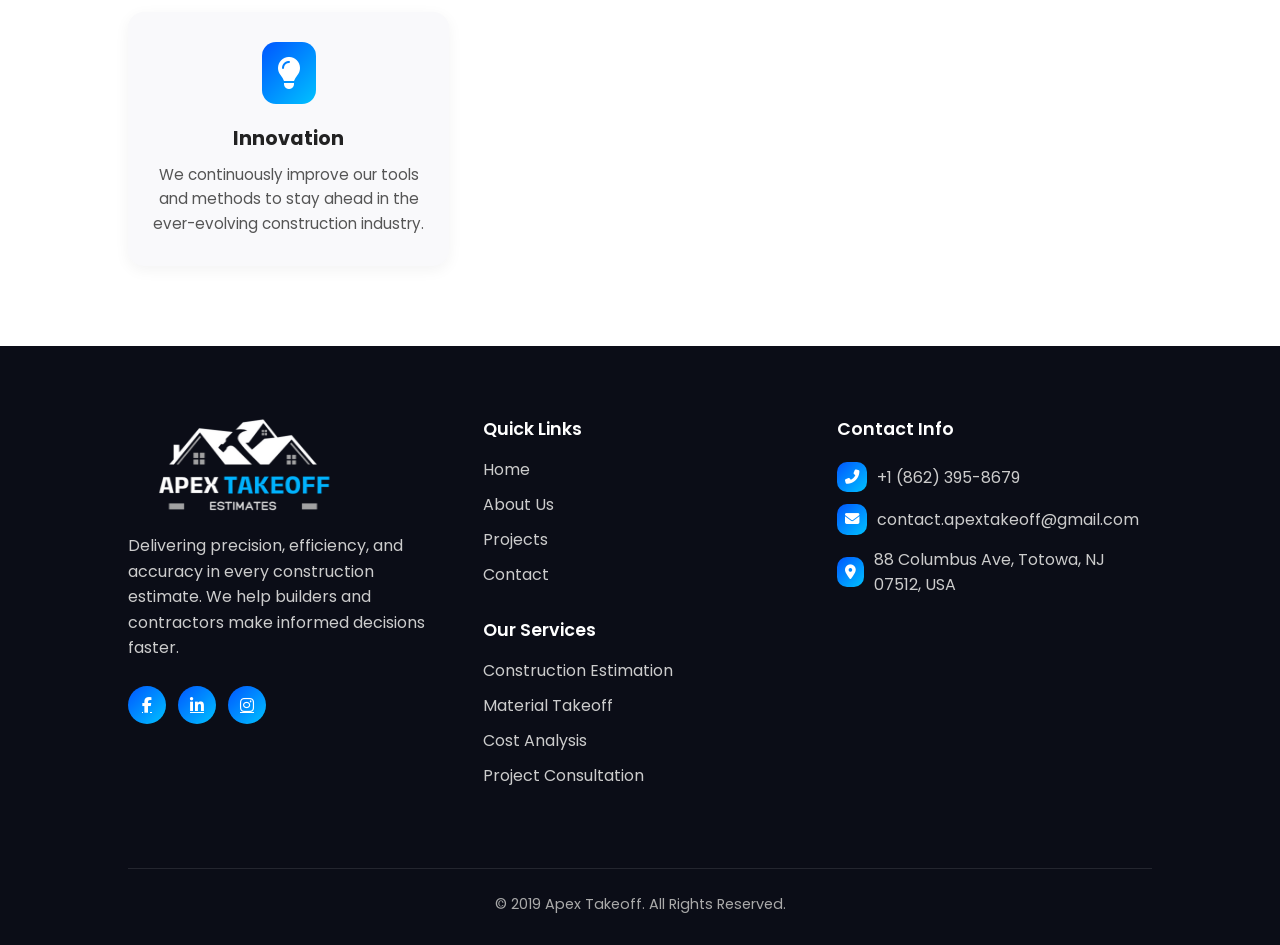
<file: apextakeoff/about.html>
<!DOCTYPE html>
<html lang="en">
<head>
  <meta charset="UTF-8">
  <meta name="viewport" content="width=device-width, initial-scale=1.0">
  <title>ApexTakeoff | Construction Estimating Experts</title>
  <link rel="preconnect" href="https://fonts.googleapis.com">
  <link rel="preconnect" href="https://fonts.gstatic.com" crossorigin>
  <link rel="stylesheet" href="style.css">
  <link href="https://fonts.googleapis.com/css2?family=Poppins:wght@400;600;700&display=swap" rel="stylesheet">
  <link rel="stylesheet" href="https://cdnjs.cloudflare.com/ajax/libs/font-awesome/6.5.0/css/all.min.css"/>
</head>
<body>

  <!-- Navbar Section -->
<div class="navbar">
  <div class="logo">
    <a href="index.html">
      <img src="apex logo.png" alt="Apex Takeoff Logo">
    </a>
  </div>
  <div class="contact-info"> 
     <span>📞 +1 (862) 395-8679</span> 
     <span>✉️ <a href="mailto:contact.apextakeoff@gmail.com">contact.apextakeoff@gmail.com</a></span> 
    </div>

  <div class="nav-toggle" id="navToggle">
    <span></span>
    <span></span>
    <span></span>
  </div>

  <nav class="nav-links" id="navLinks">
    <ul>
      <li><a href="index.html">Home</a></li>
      <li><a href="about.html">About</a></li>
      <li><a href="estimate.html">Estimate</a></li>
      <li><a href="service.html">Services</a></li>
      <li><a href="project.html">Projects</a></li>
      <li><a href="reviews.html">Reviews</a></li>
      <li><a href="contact.html">Contact</a></li>
     
    </ul>
    <a href="contact.html"><button class="quote-btn">Get Free Quote</button></a>

    <!-- Contact info (hidden on desktop, shown in mobile) -->
    <div class="contact-mobile">
      <span>📞 +1 (862) 395-8679</span>
      <span>✉️ <a href="mailto:contact.apextakeoff@gmail.com">contact.apextakeoff@gmail.com</a></span>
    </div>
  </nav>
</div>

  <!-- ===== Hero Section ===== -->
  <section class="about-hero">
    <div class="hero-content">
      <h1>About Apex Takeoff</h1>
      <p>
        At Apex Takeoff, we bring precision and innovation to every construction estimate. 
        Our mission is to empower contractors, developers, and builders with accurate data that drives successful projects.
      </p>
    </div>
  </section>

  <!-- ===== Our Story Section ===== -->
  <section class="our-story">
    <div class="story-container">
      <div class="story-text">
        <h2>Our Story</h2>
        <p>
          Founded with a vision to redefine construction estimating, Apex Takeoff has grown into a trusted name across the industry. 
          With years of expertise in construction and cost estimation, our team ensures every project starts with a strong, accurate foundation. 
          We pride ourselves on delivering fast, precise, and reliable takeoff solutions to contractors and developers across North America.
        </p>
        <p>
          Our commitment to excellence, combined with advanced digital tools and expert estimators, helps clients save time, minimize errors, 
          and maximize project profitability.
        </p>
      </div>
      <div class="story-image">
        <img src="concret work.jpeg" alt="Construction teamwork">
      </div>
    </div>
  </section>

  <!-- ===== Our Values Section ===== -->
  <section class="our-values">
    <h2>Our Core Values</h2>
    <div class="values-grid">
      <div class="value-card">
        <i class="fas fa-hard-hat"></i>
        <h3>Safety First</h3>
        <p>We prioritize safety in every project, ensuring that our practices support secure construction environments.</p>
      </div>
      <div class="value-card">
        <i class="fas fa-award"></i>
        <h3>Quality Excellence</h3>
        <p>We maintain high standards of accuracy and professionalism in all our takeoff and estimation services.</p>
      </div>
      <div class="value-card">
        <i class="fas fa-handshake"></i>
        <h3>Client Focus</h3>
        <p>We believe in building lasting partnerships by delivering consistent value and transparent communication.</p>
      </div>
      <div class="value-card">
        <i class="fas fa-lightbulb"></i>
        <h3>Innovation</h3>
        <p>We continuously improve our tools and methods to stay ahead in the ever-evolving construction industry.</p>
      </div>
    </div>
  </section>

  <!-- footer  -->
 <footer class="apex-footer">
  <div class="apex-footer-container">
    
    <!-- Left: About + Social -->
    <div class="footer-col footer-about">
      <div class="footer-logo">
        <img src="apex footer.png" alt="apex takeoff">
      </div>
      <p>
        Delivering precision, efficiency, and accuracy in every construction estimate. 
        We help builders and contractors make informed decisions faster.
      </p>

      <div class="footer-social">
        <a href="#"><i class="fab fa-facebook-f"></i></a>
       <a href="https://www.linkedin.com/company/apex-takeoff-estimates/"><i class="fab fa-linkedin-in"></i></a>
        <a href="https://www.instagram.com/apex_takeoff/"><i class="fab fa-instagram"></i></a>
      </div>
    </div>

    <!-- Middle: Links -->
    <div class="footer-col footer-links">
      <h4>Quick Links</h4>
      <ul>
        <li><a href="index.html">Home</a></li>
        <li><a href="about.html">About Us</a></li>
        <li><a href="project.html">Projects</a></li>
        <li><a href="contact.html">Contact</a></li>
      </ul>

      <h4>Our Services</h4>
      <ul>
       <li><a href="estimate.html">Construction Estimation</a></li>
        <li><a href="estimate.html">Material Takeoff</a></li>
        <li><a href="estimate.html">Cost Analysis</a></li>
        <li><a href="estimate.html">Project Consultation</a></li>
      </ul>
    </div>

    <!-- Right: Contact Info -->
    <div class="footer-col footer-contact">
      <h4>Contact Info</h4>
      <p><i class="fas fa-phone-alt"></i> +1 (862) 395-8679</p>
      <p><i class="fas fa-envelope"></i>contact.apextakeoff@gmail.com</p>
      <p><i class="fas fa-map-marker-alt"></i>88 Columbus Ave, Totowa, NJ 07512, USA</p>
    </div>
  </div>

  <div class="footer-bottom">
    <p>© 2019 Apex Takeoff. All Rights Reserved.</p>
  </div>
</footer>
<script>
  // Toggle mobile menu
const navToggle = document.getElementById("navToggle");
const navLinks = document.getElementById("navLinks");

navToggle.addEventListener("click", () => {
  navLinks.classList.toggle("active");
  navToggle.classList.toggle("open");
});

</script>

</body>
</html>
</file>
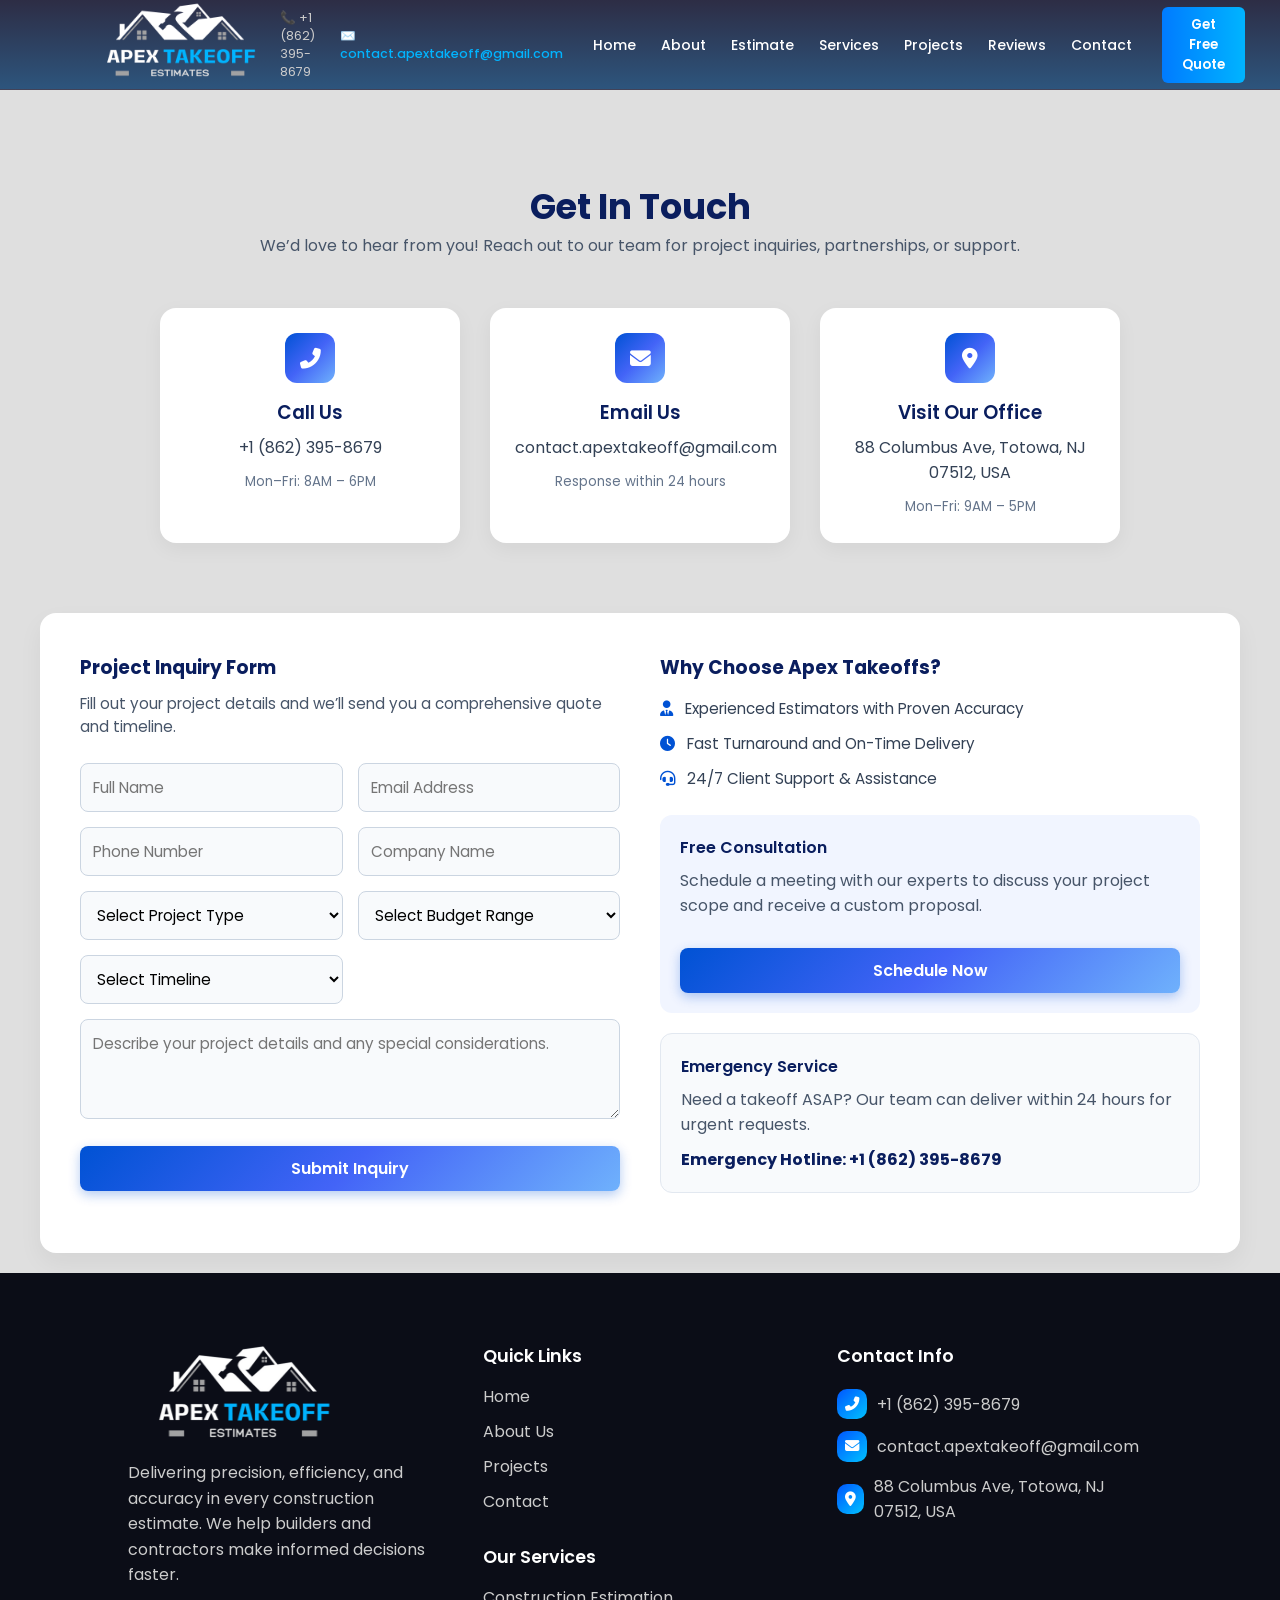
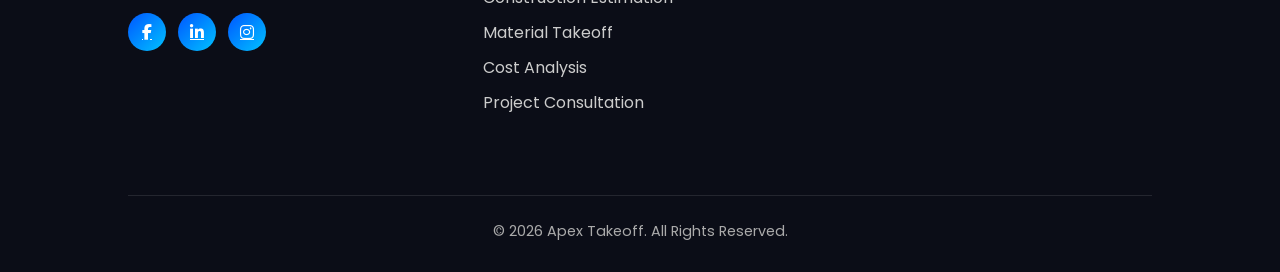
<file: apextakeoff/contact.html>
<!DOCTYPE html>
<html lang="en">
<head>
  <meta charset="UTF-8">
  <meta name="viewport" content="width=device-width, initial-scale=1.0">
  <title>ApexTakeoff | Construction Estimating Experts</title>
  <link rel="preconnect" href="https://fonts.googleapis.com">
  <link rel="preconnect" href="https://fonts.gstatic.com" crossorigin>
  <link rel="stylesheet" href="style.css">
  <link href="https://fonts.googleapis.com/css2?family=Poppins:wght@400;600;700&display=swap" rel="stylesheet">
  <link rel="stylesheet" href="https://cdnjs.cloudflare.com/ajax/libs/font-awesome/6.5.0/css/all.min.css"/>
</head>
<body>
    <!-- Navbar Section -->
<div class="navbar">
  <div class="logo">
    <a href="index.html">
      <img src="apex logo.png" alt="Apex Takeoff Logo">
    </a>
  </div>
  <div class="contact-info">
     <span>📞 +1 (862) 395-8679</span> 
     <span>✉️ <a href="mailto:contact.apextakeoff@gmail.com">contact.apextakeoff@gmail.com</a></span> 
    </div>

  <div class="nav-toggle" id="navToggle">
    <span></span>
    <span></span>
    <span></span>
  </div>

  <nav class="nav-links" id="navLinks">
    <ul>
      <li><a href="index.html">Home</a></li>
       <li><a href="about.html">About</a></li>
      <li><a href="estimate.html">Estimate</a></li>
      <li><a href="service.html">Services</a></li>
      <li><a href="project.html">Projects</a></li>
      <li><a href="reviews.html">Reviews</a></li>
      <li><a href="contact.html">Contact</a></li>
    </ul>
    <a href="contact.html"><button class="quote-btn">Get Free Quote</button></a>

    <!-- Contact info (hidden on desktop, shown in mobile) -->
    <div class="contact-mobile">
      <span>📞 +1 (862) 395-8679</span>
      <span>✉️ <a href="mailto:contact.apextakeoff@gmail.com">contact.apextakeoff@gmail.com</a></span>
    </div>
  </nav>
</div>
   <section class="apex-contact-header">
    <h2>Get In Touch</h2>
    <p>We’d love to hear from you! Reach out to our team for project inquiries, partnerships, or support.</p>
  </section>

  <!-- Contact Info Cards -->
  <div class="apex-contact-info">
    <div class="apex-info-box">
      <div class="apex-icon-box"><i class="fas fa-phone-alt"></i></div>
      <h3>Call Us</h3>
      <p>+1 (862) 395-8679</p>
      <small>Mon–Fri: 8AM – 6PM</small>
    </div>

    <div class="apex-info-box">
      <div class="apex-icon-box"><i class="fas fa-envelope"></i></div>
      <h3>Email Us</h3>
      <p>contact.apextakeoff@gmail.com</p>
      <small>Response within 24 hours</small>
    </div>

    <div class="apex-info-box">
      <div class="apex-icon-box"><i class="fas fa-map-marker-alt"></i></div>
      <h3>Visit Our Office</h3>
      <p>88 Columbus Ave, Totowa, NJ 07512, USA</p>
      <small>Mon–Fri: 9AM – 5PM</small>
    </div>
  </div>

  <!-- Contact Form & Why Choose Section -->
  <div class="apex-contact-wrapper">
    <div class="apex-form-section">
      <h3>Project Inquiry Form</h3>
      <p>Fill out your project details and we’ll send you a comprehensive quote and timeline.</p>

     <form class="apex-inquiry-form" action="https://api.web3forms.com/submit" method="POST">
  <!-- Web3Forms Access Key -->
  <input type="hidden" name="access_key" value="aabf60ea-fa8b-463a-a9a3-80009e430917">

  <div class="apex-form-grid">
    <input type="text" name="name" placeholder="Full Name" required>
    <input type="email" name="email" placeholder="Email Address" required>
    <input type="text" name="phone" placeholder="Phone Number" required>
    <input type="text" name="company" placeholder="Company Name">
    
    <select name="project_type" required>
      <option selected disabled>Select Project Type</option>
      <option>Residential Project</option>
      <option>Commercial Building</option>
      <option>Industrial Facility</option>
      <option>Renovation/Remodeling</option>
      <option>Infrastructure</option>
      <option>Other</option>
    </select>

    <select name="budget" required>
      <option selected disabled>Select Budget Range</option>
      <option>$250–$350</option>
      <option>$350–$500</option>
      <option>$500–$700</option>
      <option>$700–$1K</option>
      <option>$1k–$2K</option>
      <option>$2k–$5K</option>
      <option>$5k–$10K</option>
      <option>$10K+</option>
    </select>

    <select name="timeline">
      <option selected disabled>Select Timeline</option>
      <option>under in week</option>
      <option>1 Week</option>
      <option>2–3 Weeks</option>
      <option>1 Month+</option>
      <option>2-3 Months</option>
      <option>3 Months +</option>
    </select>
  </div>

  <textarea name="details" placeholder="Describe your project details and any special considerations." required></textarea>

  <button type="submit" class="apex-btn-gradient">
    Submit Inquiry
  </button>
</form>

    </div>

    <div class="apex-why-section">
      <h3>Why Choose Apex Takeoffs?</h3>
      <ul>
        <li><i class="fas fa-user-tie"></i> Experienced Estimators with Proven Accuracy</li>
        <li><i class="fas fa-clock"></i> Fast Turnaround and On-Time Delivery</li>
        <li><i class="fas fa-headset"></i> 24/7 Client Support & Assistance</li>
      </ul>

      <div class="apex-box-primary">
        <h4>Free Consultation</h4>
        <p>Schedule a meeting with our experts to discuss your project scope and receive a custom proposal.</p>
        <button class="apex-btn-gradient">Schedule Now</button>
      </div>

      <div class="apex-box-secondary">
        <h4>Emergency Service</h4>
        <p>Need a takeoff ASAP? Our team can deliver within 24 hours for urgent requests.</p>
        <strong>Emergency Hotline: +1 (862) 395-8679</strong>
      </div>
    </div>
  </div>
  <!-- footer  -->
 <footer class="apex-footer">
  <div class="apex-footer-container">
    
    <!-- Left: About + Social -->
    <div class="footer-col footer-about">
      <div class="footer-logo">
        <img src="apex footer.png" alt="apex takeoff">
      </div>
      <p>
        Delivering precision, efficiency, and accuracy in every construction estimate. 
        We help builders and contractors make informed decisions faster.
      </p>

      <div class="footer-social">
        <a href="#"><i class="fab fa-facebook-f"></i></a>
        <a href="https://www.linkedin.com/company/apex-takeoff-estimates/"><i class="fab fa-linkedin-in"></i></a>
        <a href="https://www.instagram.com/apex_takeoff/"><i class="fab fa-instagram"></i></a>
      </div>
    </div>

    <!-- Middle: Links -->
    <div class="footer-col footer-links">
      <h4>Quick Links</h4>
      <ul>
        <li><a href="index.html">Home</a></li>
        <li><a href="about.html">About Us</a></li>
        <li><a href="project.html">Projects</a></li>
        <li><a href="contact.html">Contact</a></li>
      </ul>

      <h4>Our Services</h4>
      <ul>
        <li><a href="estimate.html">Construction Estimation</a></li>
        <li><a href="estimate.html">Material Takeoff</a></li>
        <li><a href="estimate.html">Cost Analysis</a></li>
        <li><a href="estimate.html">Project Consultation</a></li>
      </ul>
    </div>

    <!-- Right: Contact Info -->
    <div class="footer-col footer-contact">
      <h4>Contact Info</h4>
      <p><i class="fas fa-phone-alt"></i> +1 (862) 395-8679</p>
      <p><i class="fas fa-envelope"></i>contact.apextakeoff@gmail.com</p>
      <p><i class="fas fa-map-marker-alt"></i>88 Columbus Ave, Totowa, NJ 07512, USA</p>
    </div>
  </div>

  <div class="footer-bottom">
    <p>© 2026 Apex Takeoff. All Rights Reserved.</p>
  </div>
</footer>
<script>
  const form = document.querySelector(".apex-inquiry-form");
  form.addEventListener("submit", async (e) => {
    e.preventDefault();
    const data = new FormData(form);

    const response = await fetch(form.action, {
      method: form.method,
      body: data,
    });

    if (response.ok) {
      alert("✅ Your inquiry has been sent successfully!");
      form.reset();
    } else {
      alert("❌ There was an error. Please try again.");
    }
  });
</script>
<script>
  // Toggle mobile menu
const navToggle = document.getElementById("navToggle");
const navLinks = document.getElementById("navLinks");

navToggle.addEventListener("click", () => {
  navLinks.classList.toggle("active");
  navToggle.classList.toggle("open");
});

</script>
</body>
</html>
</file>
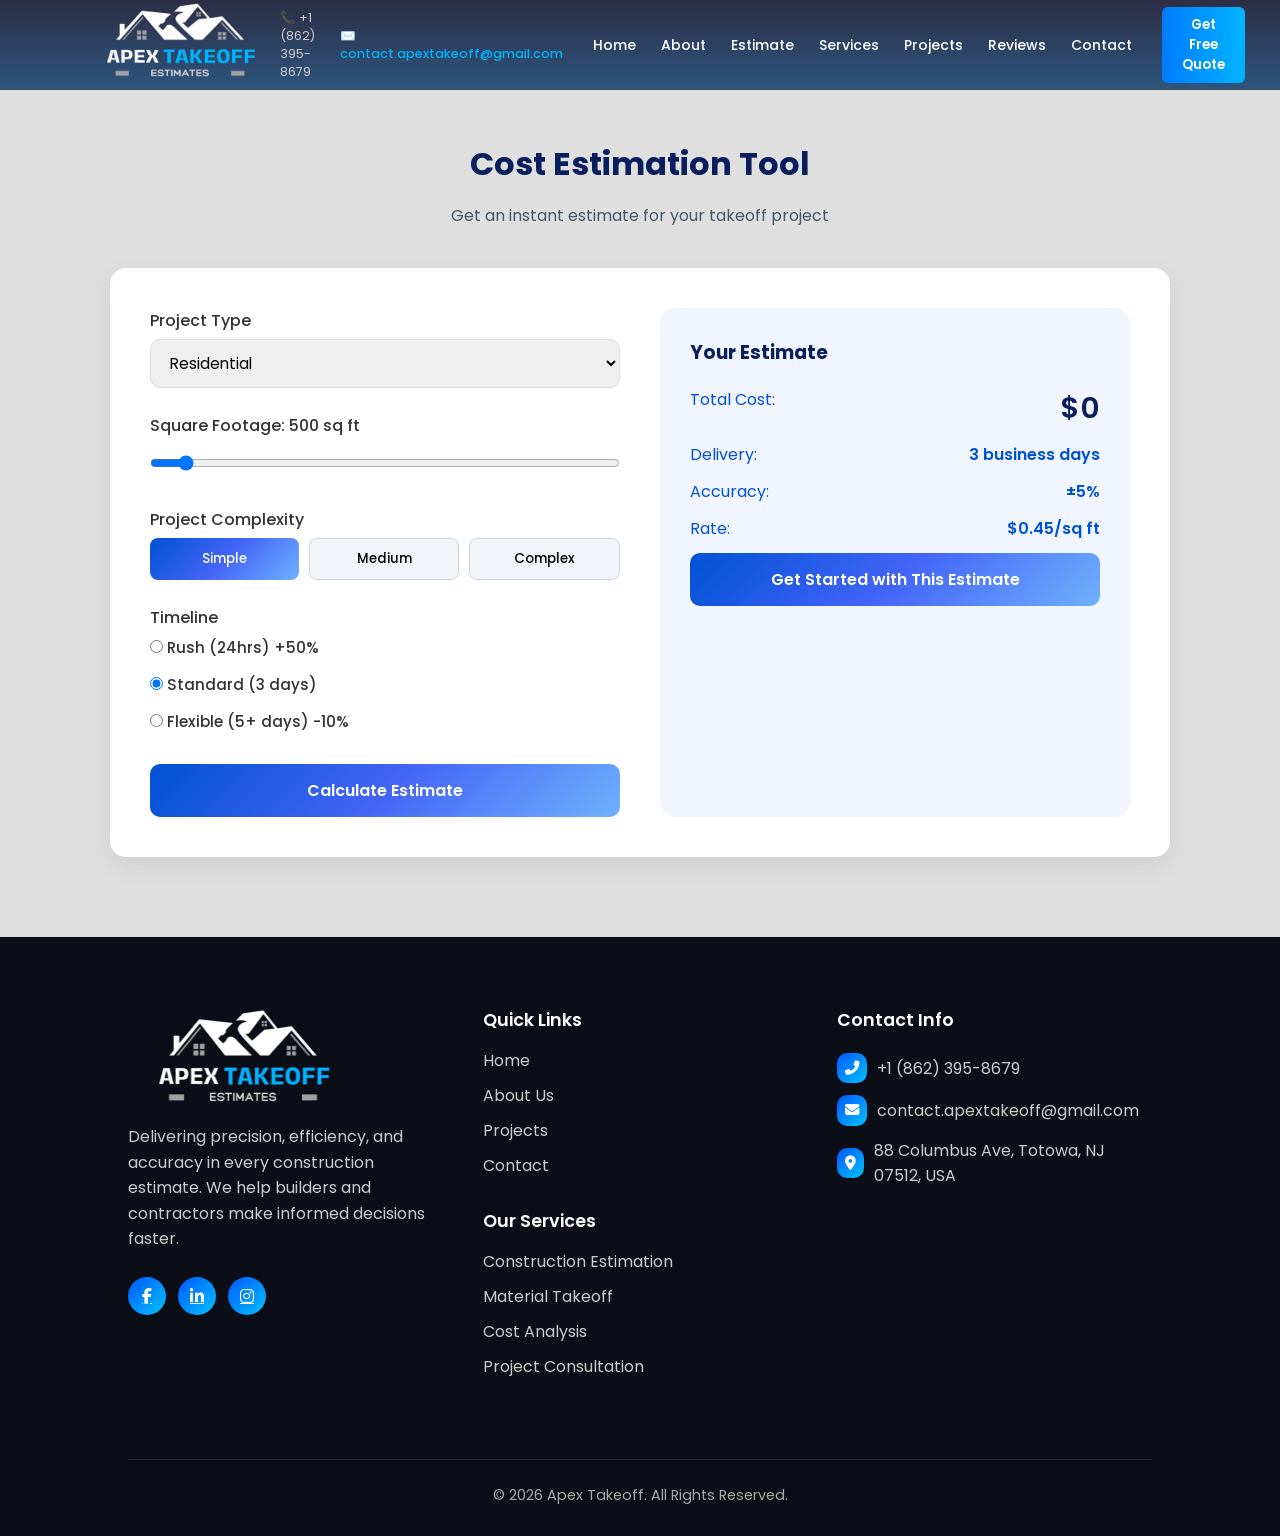
<file: apextakeoff/estimate.html>
<!DOCTYPE html>
<html lang="en">
<head>
  <meta charset="UTF-8">
  <meta name="viewport" content="width=device-width, initial-scale=1.0">
  <title>ApexTakeoff | Construction Estimating Experts</title>
  <link rel="preconnect" href="https://fonts.googleapis.com">
  <link rel="preconnect" href="https://fonts.gstatic.com" crossorigin>
  <link rel="stylesheet" href="style.css">
  <link href="https://fonts.googleapis.com/css2?family=Poppins:wght@400;600;700&display=swap" rel="stylesheet">
  <link rel="stylesheet" href="https://cdnjs.cloudflare.com/ajax/libs/font-awesome/6.5.0/css/all.min.css"/>
</head>
<body>

   <!-- Navbar Section -->
<div class="navbar">
  <div class="logo">
    <a href="index.html">
      <img src="apex logo.png" alt="Apex Takeoff Logo">
    </a>
  </div>
  <div class="contact-info">
     <span>📞 +1 (862) 395-8679</span> 
     <span>✉️ <a href="mailto:contact.apextakeoff@gmail.com">contact.apextakeoff@gmail.com</a></span> 
    </div>

  <div class="nav-toggle" id="navToggle">
    <span></span>
    <span></span>
    <span></span>
  </div>

  <nav class="nav-links" id="navLinks">
    <ul>
      <li><a href="index.html">Home</a></li>
       <li><a href="about.html">About</a></li>
      <li><a href="estimate.html">Estimate</a></li>
      <li><a href="service.html">Services</a></li>
      <li><a href="project.html">Projects</a></li>
      <li><a href="reviews.html">Reviews</a></li>
      <li><a href="contact.html">Contact</a></li>
    </ul>
    <a href="contact.html"><button class="quote-btn">Get Free Quote</button></a>

    <!-- Contact info (hidden on desktop, shown in mobile) -->
    <div class="contact-mobile">
      <span>📞 +1 (862) 395-8679</span>
      <span>✉️ <a href="mailto:contact.apextakeoff@gmail.com">contact.apextakeoff@gmail.com</a></span>
    </div>
  </nav>
</div>

  <!-- ESTIMATE -->
    <section class="estimate-section">
    <h2 class="estimate-title">Cost Estimation Tool</h2>
    <p class="estimate-subtitle">Get an instant estimate for your takeoff project</p>

    <div class="estimate-container">
      <!-- Left side form -->
      <div class="estimate-form">
        <div class="form-group">
          <label for="projectType">Project Type</label>
          <select id="projectType">
            <option value="residential">Residential</option>
            <option value="commercial">Commercial</option>
          </select>
        </div>

        <div class="form-group">
          <label for="sqft">Square Footage: <span id="sqftValue">500</span> sq ft</label>
          <input type="range" id="sqft" min="100" max="10000" value="500">
        </div>

        <div class="form-group">
          <label>Project Complexity</label>
          <div class="complexity-options">
            <button class="complexity-btn active" data-multiplier="1">Simple</button>
            <button class="complexity-btn" data-multiplier="1.2">Medium</button>
            <button class="complexity-btn" data-multiplier="1.5">Complex</button>
          </div>
        </div>

        <div class="form-group">
          <label>Timeline</label>
          <div class="timeline-options">
            <label><input type="radio" name="timeline" value="1.5"> Rush (24hrs) +50%</label>
            <label><input type="radio" name="timeline" value="1" checked> Standard (3 days)</label>
            <label><input type="radio" name="timeline" value="0.9"> Flexible (5+ days) -10%</label>
          </div>
        </div>

        <button class="btn-gradient" id="calculateBtn">Calculate Estimate</button>
      </div>

      <!-- Right side result -->
      <div class="estimate-result">
        <h3>Your Estimate</h3>
        <div class="result-item">
          <span>Total Cost:</span>
          <strong id="totalCost">$0</strong>
        </div>
        <div class="result-item">
          <span>Delivery:</span>
          <strong id="delivery">3 business days</strong>
        </div>
        <div class="result-item">
          <span>Accuracy:</span>
          <strong>±5%</strong>
        </div>
        <div class="result-item">
          <span>Rate:</span>
          <strong id="rate">$0.45/sq ft</strong>
        </div>
        <button class="btn-gradient" id="startBtn">Get Started with This Estimate</button>
      </div>
    </div>
  </section>

  <!-- footer  -->
 <footer class="apex-footer">
  <div class="apex-footer-container">
    
    <!-- Left: About + Social -->
    <div class="footer-col footer-about">
      <div class="footer-logo">
        <img src="apex footer.png" alt="apex takeoff">
      </div>
      <p>
        Delivering precision, efficiency, and accuracy in every construction estimate. 
        We help builders and contractors make informed decisions faster.
      </p>

      <div class="footer-social">
        <a href="#"><i class="fab fa-facebook-f"></i></a>
        <a href="https://www.linkedin.com/company/apex-takeoff-estimates/"><i class="fab fa-linkedin-in"></i></a>
        <a href="https://www.instagram.com/apex_takeoff/"><i class="fab fa-instagram"></i></a>
      </div>
    </div>

    <!-- Middle: Links -->
    <div class="footer-col footer-links">
      <h4>Quick Links</h4>
      <ul>
        <li><a href="index.html">Home</a></li>
        <li><a href="about.html">About Us</a></li>
        <li><a href="project.html">Projects</a></li>
        <li><a href="contact.html">Contact</a></li>
      </ul>

      <h4>Our Services</h4>
      <ul>
        <li><a href="estimate.html">Construction Estimation</a></li>
        <li><a href="estimate.html">Material Takeoff</a></li>
        <li><a href="estimate.html">Cost Analysis</a></li>
        <li><a href="estimate.html">Project Consultation</a></li>
      </ul>
    </div>

    <!-- Right: Contact Info -->
    <div class="footer-col footer-contact">
      <h4>Contact Info</h4>
      <p><i class="fas fa-phone-alt"></i> +1 (862) 395-8679</p>
      <p><i class="fas fa-envelope"></i> contact.apextakeoff@gmail.com</p>
      <p><i class="fas fa-map-marker-alt"></i>88 Columbus Ave, Totowa, NJ 07512, USA</p>
    </div>
  </div>

  <div class="footer-bottom">
    <p>© 2026 Apex Takeoff. All Rights Reserved.</p>
  </div>
</footer>

<script src="estimate.js"></script>
<script>
  // Toggle mobile menu
const navToggle = document.getElementById("navToggle");
const navLinks = document.getElementById("navLinks");

navToggle.addEventListener("click", () => {
  navLinks.classList.toggle("active");
  navToggle.classList.toggle("open");
});

</script>
</body>
</html>
</file>
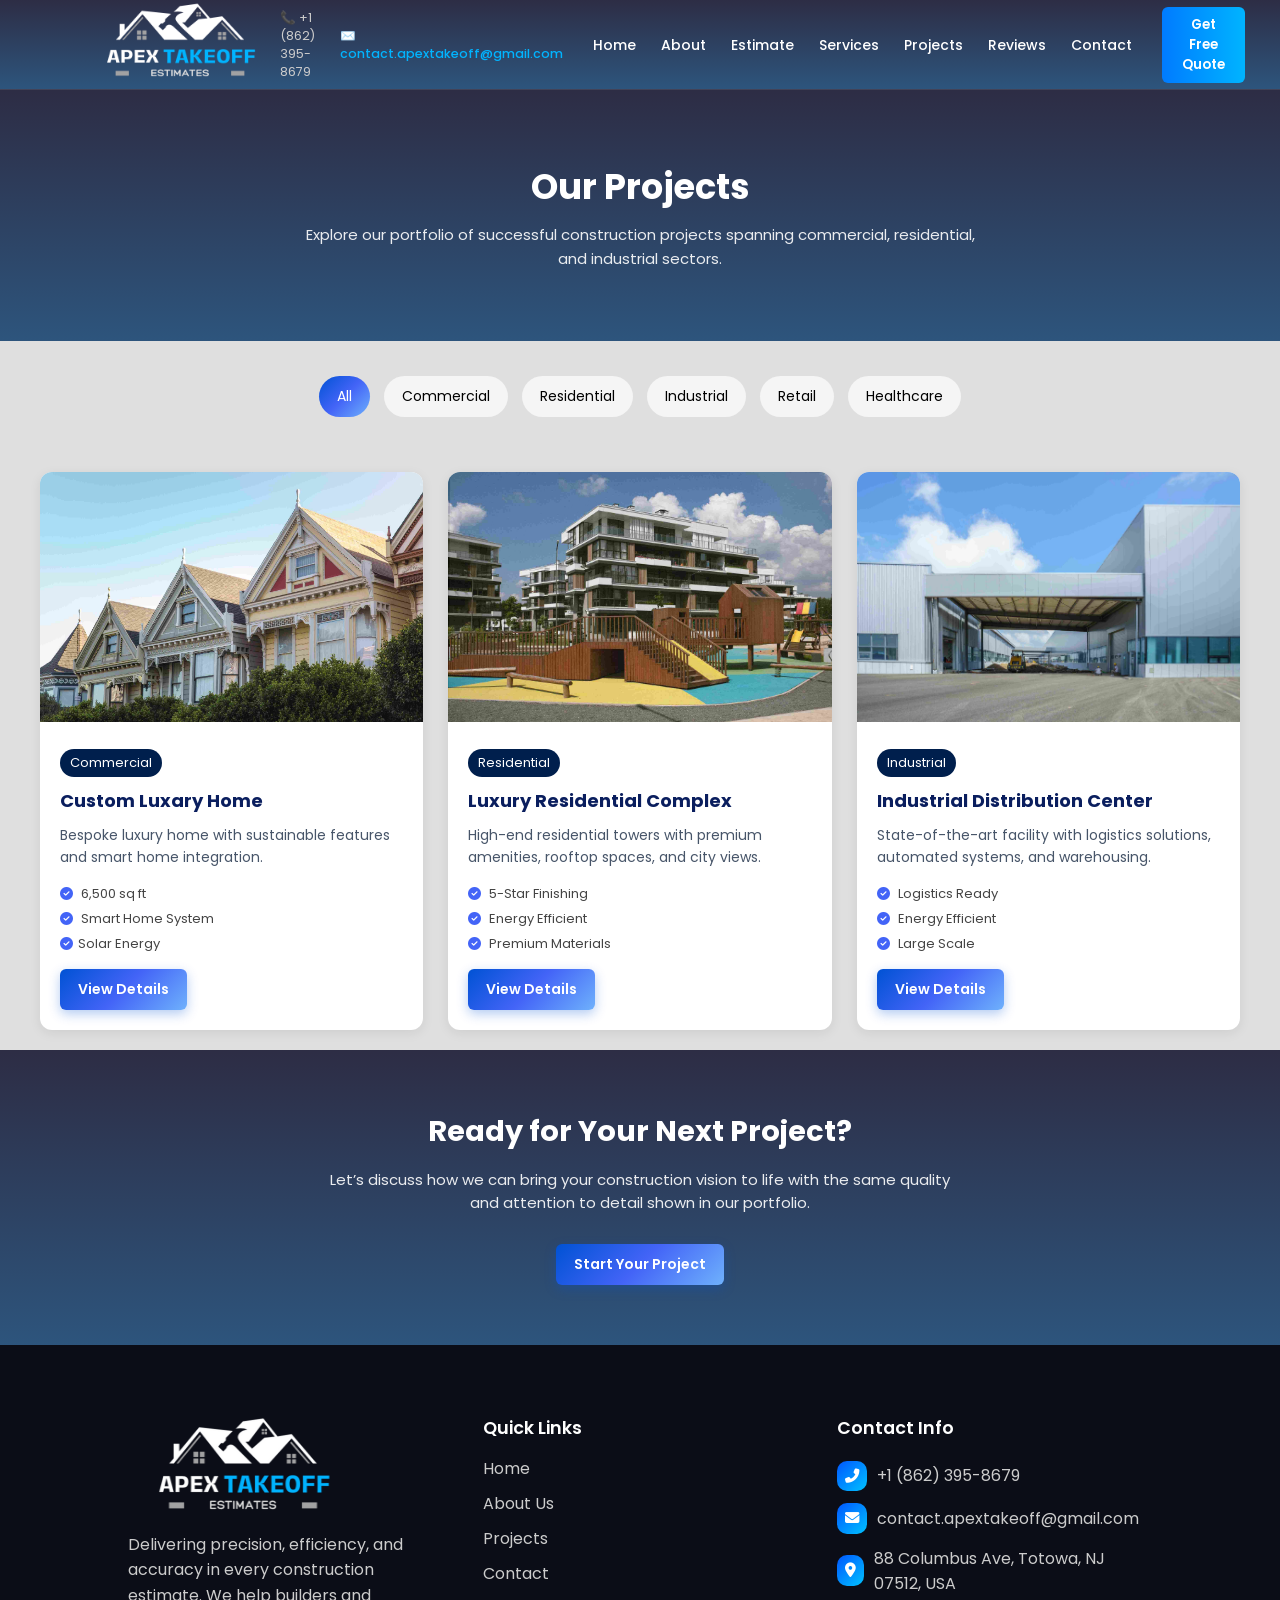
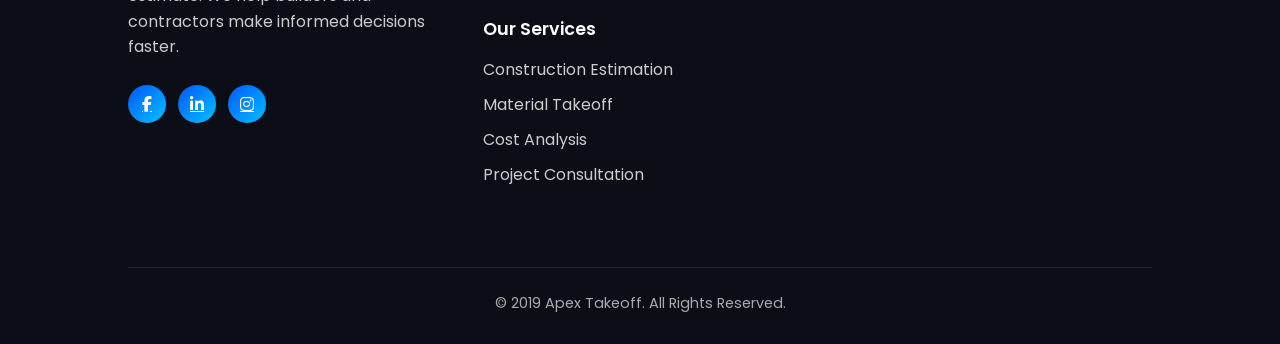
<file: apextakeoff/project.html>
<!DOCTYPE html>
<html lang="en">
<head>
  <meta charset="UTF-8">
  <meta name="viewport" content="width=device-width, initial-scale=1.0">
  <title>ApexTakeoff | Construction Estimating Experts</title>
  <link rel="preconnect" href="https://fonts.googleapis.com">
  <link rel="preconnect" href="https://fonts.gstatic.com" crossorigin>
  <link rel="stylesheet" href="style.css">
  <link href="https://fonts.googleapis.com/css2?family=Poppins:wght@400;600;700&display=swap" rel="stylesheet">
  <link rel="stylesheet" href="https://cdnjs.cloudflare.com/ajax/libs/font-awesome/6.5.0/css/all.min.css"/>
</head>
<body>

   <!-- Navbar Section -->
<div class="navbar">
  <div class="logo">
    <a href="index.html">
      <img src="apex logo.png" alt="Apex Takeoff Logo">
    </a>
  </div>
  <div class="contact-info">
     <span>📞 +1 (862) 395-8679</span> 
     <span>✉️ <a href="mailto:contact.apextakeoff@gmail.com">contact.apextakeoff@gmail.com</a></span> 
    </div>

  <div class="nav-toggle" id="navToggle">
    <span></span>
    <span></span>
    <span></span>
  </div>

  <nav class="nav-links" id="navLinks">
    <ul>
      <li><a href="index.html">Home</a></li>
      <li><a href="about.html">About</a></li>
      <li><a href="estimate.html">Estimate</a></li>
      <li><a href="service.html">Services</a></li>
      <li><a href="project.html">Projects</a></li>
      <li><a href="reviews.html">Reviews</a></li>
      <li><a href="contact.html">Contact</a></li>
    </ul>
    <a href="contact.html"><button class="quote-btn">Get Free Quote</button></a>

    <!-- Contact info (hidden on desktop, shown in mobile) -->
    <div class="contact-mobile">
      <span>📞 +1 (862) 395-8679</span>
      <span>✉️ <a href="mailto:contact.apextakeoff@gmail.com">contact.apextakeoff@gmail.com</a></span>
    </div>
  </nav>
</div>


  <!-- Hero Section -->
  <section class="projects-hero">
    <h2>Our Projects</h2>
    <p>Explore our portfolio of successful construction projects spanning commercial, residential, and industrial sectors.</p>
  </section>

  <!-- Filter Buttons -->
  <div class="project-filters">
    <button class="filter-btnn active">All</button>
    <button class="filter-btnn">Commercial</button>
    <button class="filter-btnn">Residential</button>
    <button class="filter-btnn">Industrial</button>
    <button class="filter-btnn">Retail</button>
    <button class="filter-btnn">Healthcare</button>
  </div>

  <!-- Projects Grid -->
  <section class="projects-grid">
    <div class="project-card">
      <img src="estate homes_11zon.jpg" alt="Custom Estate Home">
      <div class="project-info">
        <span class="tag commercial">Commercial</span>
        <h3>Custom Luxary  Home</h3>
        <p>Bespoke luxury home with sustainable features and smart home integration.</p>
        <ul>
          <li><i class="fas fa-check-circle"></i> 6,500 sq ft</li>
          <li><i class="fas fa-check-circle"></i> Smart Home System</li>
          <li><i class="fas fa-check-circle"></i>Solar Energy</li>
        </ul>
        <button class="apex-btnn-gradient">View Details</button>
      </div>
    </div>

    <div class="project-card">
      <img src="luxary reisdential_11zon.jpg" alt="Luxury Residential Complex">
      <div class="project-info">
        <span class="tag residential">Residential</span>
        <h3>Luxury Residential Complex</h3>
        <p>High-end residential towers with premium amenities, rooftop spaces, and city views.</p>
        <ul>
          <li><i class="fas fa-check-circle"></i> 5-Star Finishing</li>
          <li><i class="fas fa-check-circle"></i> Energy Efficient</li>
          <li><i class="fas fa-check-circle"></i> Premium Materials</li>
        </ul>
        <button class="apex-btnn-gradient">View Details</button>
      </div>
    </div>

    <div class="project-card">
      <img src="indutrial project_11zon.jpg" alt="Industrial Distribution Center">
      <div class="project-info">
        <span class="tag industrial">Industrial</span>
        <h3>Industrial Distribution Center</h3>
        <p>State-of-the-art facility with logistics solutions, automated systems, and warehousing.</p>
        <ul>
          <li><i class="fas fa-check-circle"></i> Logistics Ready</li>
          <li><i class="fas fa-check-circle"></i> Energy Efficient</li>
          <li><i class="fas fa-check-circle"></i> Large Scale</li>
        </ul>
        <button class="apex-btnn-gradient">View Details</button>
      </div>
    </div>
  </section>

  <!-- CTA Section -->
  <section class="projects-cta">
    <h2>Ready for Your Next Project?</h2>
    <p>Let’s discuss how we can bring your construction vision to life with the same quality and attention to detail shown in our portfolio.</p>
    <div class="cta-buttons">
      <a href="contact.html"><button class="apex-btnn-gradient">Start Your Project</button></a>
    </div>
  </section>
  <!-- footer  -->
 <footer class="apex-footer">
  <div class="apex-footer-container">
    
    <!-- Left: About + Social -->
    <div class="footer-col footer-about">
      <div class="footer-logo">
        <img src="apex footer.png" alt="apex takeoff">
      </div>
      <p>
        Delivering precision, efficiency, and accuracy in every construction estimate. 
        We help builders and contractors make informed decisions faster.
      </p>

      <div class="footer-social">
        <a href="#"><i class="fab fa-facebook-f"></i></a>
        <a href="https://www.linkedin.com/company/apex-takeoff-estimates/"><i class="fab fa-linkedin-in"></i></a>
        <a href="https://www.instagram.com/apex_takeoff/"><i class="fab fa-instagram"></i></a>
      </div>
    </div>

    <!-- Middle: Links -->
    <div class="footer-col footer-links">
      <h4>Quick Links</h4>
      <ul>
        <li><a href="index.html">Home</a></li>
        <li><a href="about.html">About Us</a></li>
        <li><a href="project.html">Projects</a></li>
        <li><a href="contact.html">Contact</a></li>
      </ul>

      <h4>Our Services</h4>
      <ul>
        <li><a href="estimate.html">Construction Estimation</a></li>
        <li><a href="estimate.html">Material Takeoff</a></li>
        <li><a href="estimate.html">Cost Analysis</a></li>
        <li><a href="estimate.html">Project Consultation</a></li>
      </ul>
    </div>

    <!-- Right: Contact Info -->
    <div class="footer-col footer-contact">
      <h4>Contact Info</h4>
      <p><i class="fas fa-phone-alt"></i> +1 (862) 395-8679</p>
      <p><i class="fas fa-envelope"></i> contact.apextakeoff@gmail.com</p>
      <p><i class="fas fa-map-marker-alt"></i>88 Columbus Ave, Totowa, NJ 07512, USA</p>
    </div>
  </div>

  <div class="footer-bottom">
    <p>© 2019 Apex Takeoff. All Rights Reserved.</p>
  </div>
</footer>
<script>
  // Toggle mobile menu
const navToggle = document.getElementById("navToggle");
const navLinks = document.getElementById("navLinks");

navToggle.addEventListener("click", () => {
  navLinks.classList.toggle("active");
  navToggle.classList.toggle("open");
});

</script>
</body>
</html>
</file>
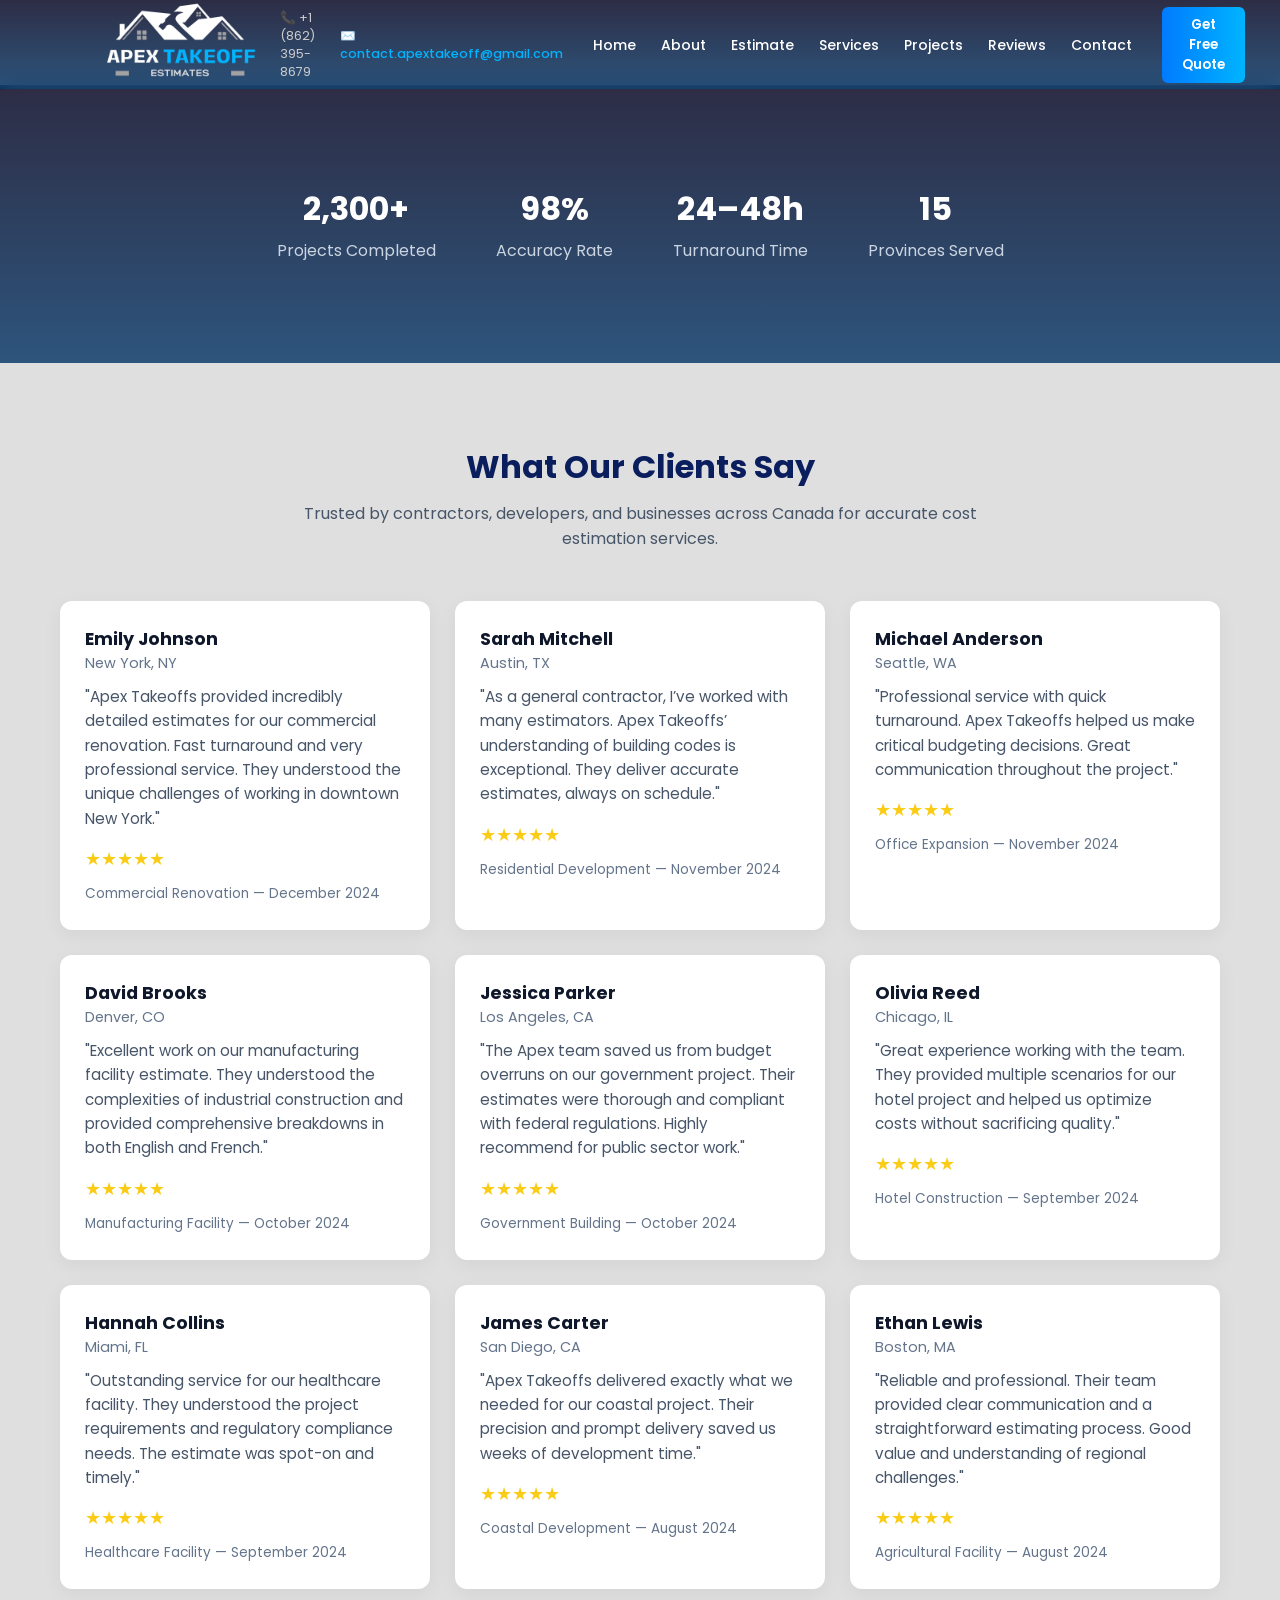
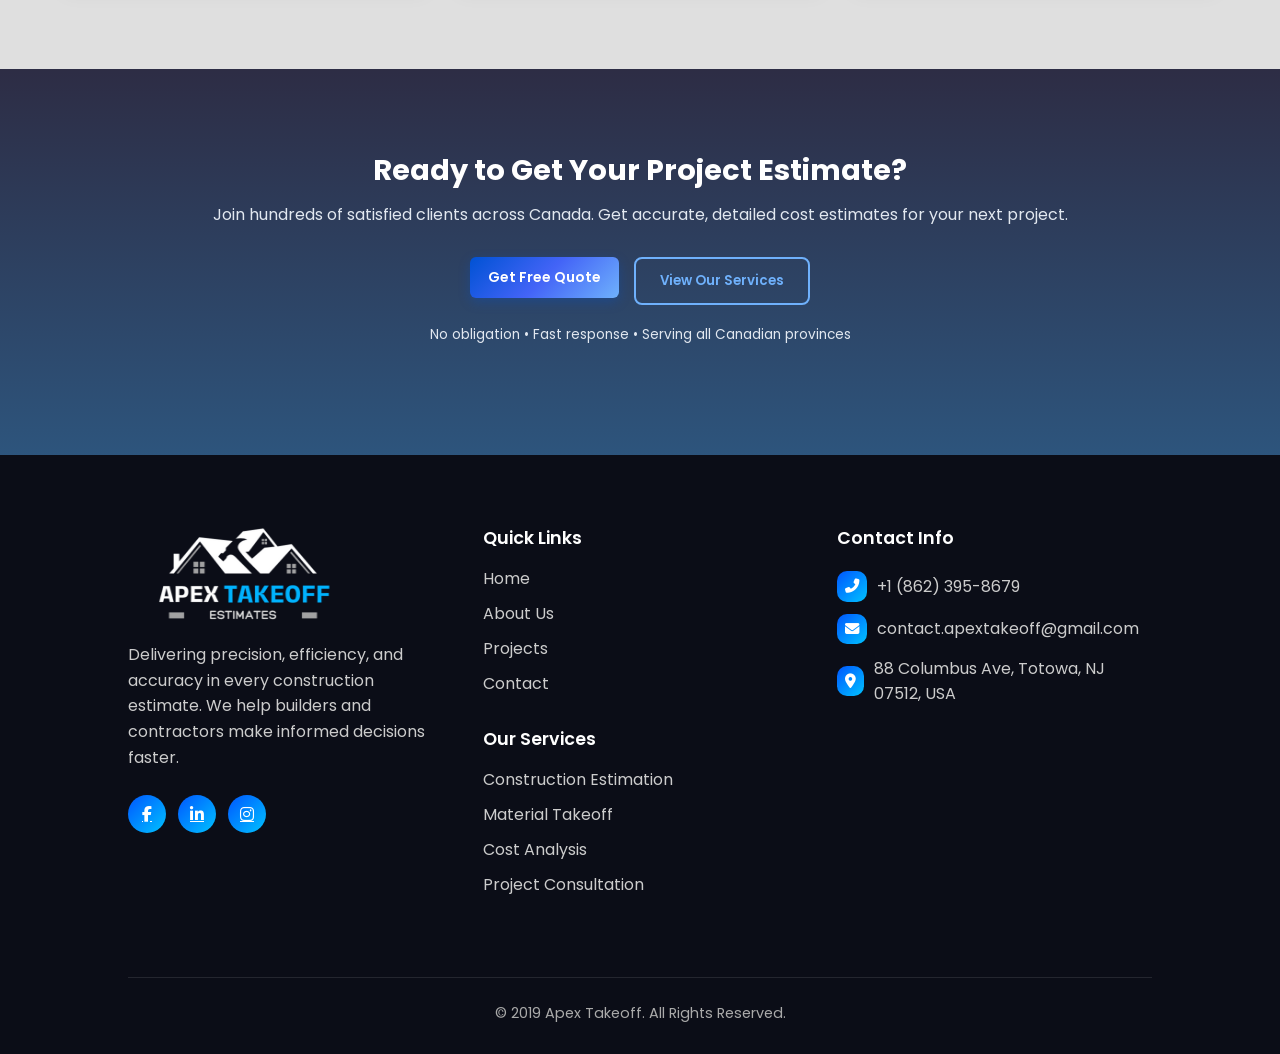
<file: apextakeoff/reviews.html>
<!DOCTYPE html>
<html lang="en">
<head>
  <meta charset="UTF-8">
  <meta name="viewport" content="width=device-width, initial-scale=1.0">
  <title>ApexTakeoff | Construction Estimating Experts</title>
  <link rel="preconnect" href="https://fonts.googleapis.com">
  <link rel="preconnect" href="https://fonts.gstatic.com" crossorigin>
  <link rel="stylesheet" href="style.css">
  <link href="https://fonts.googleapis.com/css2?family=Poppins:wght@400;600;700&display=swap" rel="stylesheet">
  <link rel="stylesheet" href="https://cdnjs.cloudflare.com/ajax/libs/font-awesome/6.5.0/css/all.min.css"/>
</head>
<body>

  <!-- Navbar Section -->
<div class="navbar">
  <div class="logo">
    <a href="index.html">
      <img src="apex logo.png" alt="Apex Takeoff Logo">
    </a>
  </div>
  <div class="contact-info">
     <span>📞 +1 (862) 395-8679</span> 
     <span>✉️ <a href="mailto:contact.apextakeoff@gmail.com">contact.apextakeoff@gmail.com</a></span> 
    </div>

  <div class="nav-toggle" id="navToggle">
    <span></span>
    <span></span>
    <span></span>
  </div>

  <nav class="nav-links" id="navLinks">
    <ul>
      <li><a href="index.html">Home</a></li>
      <li><a href="about.html">About</a></li>
      <li><a href="estimate.html">Estimate</a></li>
      <li><a href="service.html">Services</a></li>
      <li><a href="project.html">Projects</a></li>
      <li><a href="reviews.html">Reviews</a></li>
      <li><a href="contact.html">Contact</a></li>
    </ul>
    <a href="contact.html"><button class="quote-btn">Get Free Quote</button></a>

    <!-- Contact info (hidden on desktop, shown in mobile) -->
    <div class="contact-mobile">
      <span>📞 +1 (862) 395-8679</span>
      <span>✉️ <a href="mailto:contact.apextakeoff@gmail.com">contact.apextakeoff@gmail.com</a></span>
    </div>
  </nav>
</div>
  <!-- Stats Section -->
  <section class="apex-review-stats">
    <div class="apex-review-stat">
      <h3>2,300+</h3>
      <p>Projects Completed</p>
    </div>
    <div class="apex-review-stat">
      <h3>98%</h3>
      <p>Accuracy Rate</p>
    </div>
    <div class="apex-review-stat">
      <h3>24–48h</h3>
      <p>Turnaround Time</p>
    </div>
    <div class="apex-review-stat">
      <h3>15</h3>
      <p>Provinces Served</p>
    </div>
  </section>

  <!-- Reviews Section -->
  <section class="apex-client-reviews">
    <h2>What Our Clients Say</h2>
    <p class="apex-subtext">
      Trusted by contractors, developers, and businesses across Canada for accurate cost estimation services.
    </p>

    <div class="apex-review-grid">

      <div class="apex-review-card">
        <h3>Emily Johnson</h3>
        <p class="location">New York, NY</p>
        <p>"Apex Takeoffs provided incredibly detailed estimates for our commercial renovation. Fast turnaround and very professional service. They understood the unique challenges of working in downtown New York."</p>
        <div class="rating">★★★★★</div>
        <span class="project">Commercial Renovation — December 2024</span>
      </div>

      <div class="apex-review-card">
        <h3>Sarah Mitchell</h3>
        <p class="location">Austin, TX</p>
        <p>"As a general contractor, I’ve worked with many estimators. Apex Takeoffs’ understanding of building codes is exceptional. They deliver accurate estimates, always on schedule."</p>
        <div class="rating">★★★★★</div>
        <span class="project">Residential Development — November 2024</span>
      </div>

      <div class="apex-review-card">
        <h3>Michael Anderson</h3>
        <p class="location">Seattle, WA</p>
        <p>"Professional service with quick turnaround. Apex Takeoffs helped us make critical budgeting decisions. Great communication throughout the project."</p>
        <div class="rating">★★★★★</div>
        <span class="project">Office Expansion — November 2024</span>
      </div>

      <div class="apex-review-card">
        <h3>David Brooks</h3>
        <p class="location">Denver, CO</p>
        <p>"Excellent work on our manufacturing facility estimate. They understood the complexities of industrial construction and provided comprehensive breakdowns in both English and French."</p>
        <div class="rating">★★★★★</div>
        <span class="project">Manufacturing Facility — October 2024</span>
      </div>

      <div class="apex-review-card">
        <h3>Jessica Parker</h3>
        <p class="location">Los Angeles, CA</p>
        <p>"The Apex team saved us from budget overruns on our government project. Their estimates were thorough and compliant with federal regulations. Highly recommend for public sector work."</p>
        <div class="rating">★★★★★</div>
        <span class="project">Government Building — October 2024</span>
      </div>

      <div class="apex-review-card">
        <h3>Olivia Reed</h3>
        <p class="location">Chicago, IL</p>
        <p>"Great experience working with the team. They provided multiple scenarios for our hotel project and helped us optimize costs without sacrificing quality."</p>
        <div class="rating">★★★★★</div>
        <span class="project">Hotel Construction — September 2024</span>
      </div>

      <div class="apex-review-card">
        <h3>Hannah Collins</h3>
        <p class="location">Miami, FL</p>
        <p>"Outstanding service for our healthcare facility. They understood the project requirements and regulatory compliance needs. The estimate was spot-on and timely."</p>
        <div class="rating">★★★★★</div>
        <span class="project">Healthcare Facility — September 2024</span>
      </div>

      <div class="apex-review-card">
        <h3>James Carter</h3>
        <p class="location">San Diego, CA</p>
        <p>"Apex Takeoffs delivered exactly what we needed for our coastal project. Their precision and prompt delivery saved us weeks of development time."</p>
        <div class="rating">★★★★★</div>
        <span class="project">Coastal Development — August 2024</span>
      </div>

      <div class="apex-review-card">
        <h3>Ethan Lewis</h3>
        <p class="location">Boston, MA</p>
        <p>"Reliable and professional. Their team provided clear communication and a straightforward estimating process. Good value and understanding of regional challenges."</p>
        <div class="rating">★★★★★</div>
        <span class="project">Agricultural Facility — August 2024</span>
      </div>

    </div>
  </section>

  <!-- CTA Section -->
  <section class="apex-review-cta">
    <h2>Ready to Get Your Project Estimate?</h2>
    <p>Join hundreds of satisfied clients across Canada. Get accurate, detailed cost estimates for your next project.</p>
    <div class="cta-buttons">
      <a href="contact.html"><button class="apex-btnn-gradient">Get Free Quote</button></a>
      <a href="service.html"><button class="apex-btn-outline">View Our Services</button></a>
    </div>
    <p class="note">No obligation • Fast response • Serving all Canadian provinces</p>
  </section>
  <!-- footer  -->
 <footer class="apex-footer">
  <div class="apex-footer-container">
    
    <!-- Left: About + Social -->
    <div class="footer-col footer-about">
      <div class="footer-logo">
        <img src="apex footer.png" alt="apex takeoff">
      </div>
      <p>
        Delivering precision, efficiency, and accuracy in every construction estimate. 
        We help builders and contractors make informed decisions faster.
      </p>

      <div class="footer-social">
        <a href="#"><i class="fab fa-facebook-f"></i></a>
        <a href="https://www.linkedin.com/company/apex-takeoff-estimates/"><i class="fab fa-linkedin-in"></i></a>
        <a href="https://www.instagram.com/apex_takeoff/"><i class="fab fa-instagram"></i></a>
      </div>
    </div>

    <!-- Middle: Links -->
    <div class="footer-col footer-links">
      <h4>Quick Links</h4>
      <ul>
        <li><a href="index.html">Home</a></li>
        <li><a href="about.html">About Us</a></li>
        <li><a href="project.html">Projects</a></li>
        <li><a href="contact.html">Contact</a></li>
      </ul>

      <h4>Our Services</h4>
      <ul>
        <li><a href="estimate.html">Construction Estimation</a></li>
        <li><a href="estimate.html">Material Takeoff</a></li>
        <li><a href="estimate.html">Cost Analysis</a></li>
        <li><a href="estimate.html">Project Consultation</a></li>
      </ul>
    </div>

    <!-- Right: Contact Info -->
    <div class="footer-col footer-contact">
      <h4>Contact Info</h4>
      <p><i class="fas fa-phone-alt"></i> +1 (862) 395-8679</p>
      <p><i class="fas fa-envelope"></i>contact.apextakeoff@gmail.com</p>
      <p><i class="fas fa-map-marker-alt"></i>88 Columbus Ave, Totowa, NJ 07512, USA</p>
    </div>
  </div>

  <div class="footer-bottom">
    <p>© 2019 Apex Takeoff. All Rights Reserved.</p>
  </div>
</footer>
<script>
  // Toggle mobile menu
const navToggle = document.getElementById("navToggle");
const navLinks = document.getElementById("navLinks");

navToggle.addEventListener("click", () => {
  navLinks.classList.toggle("active");
  navToggle.classList.toggle("open");
});

</script>
</body>
</html>
</file>
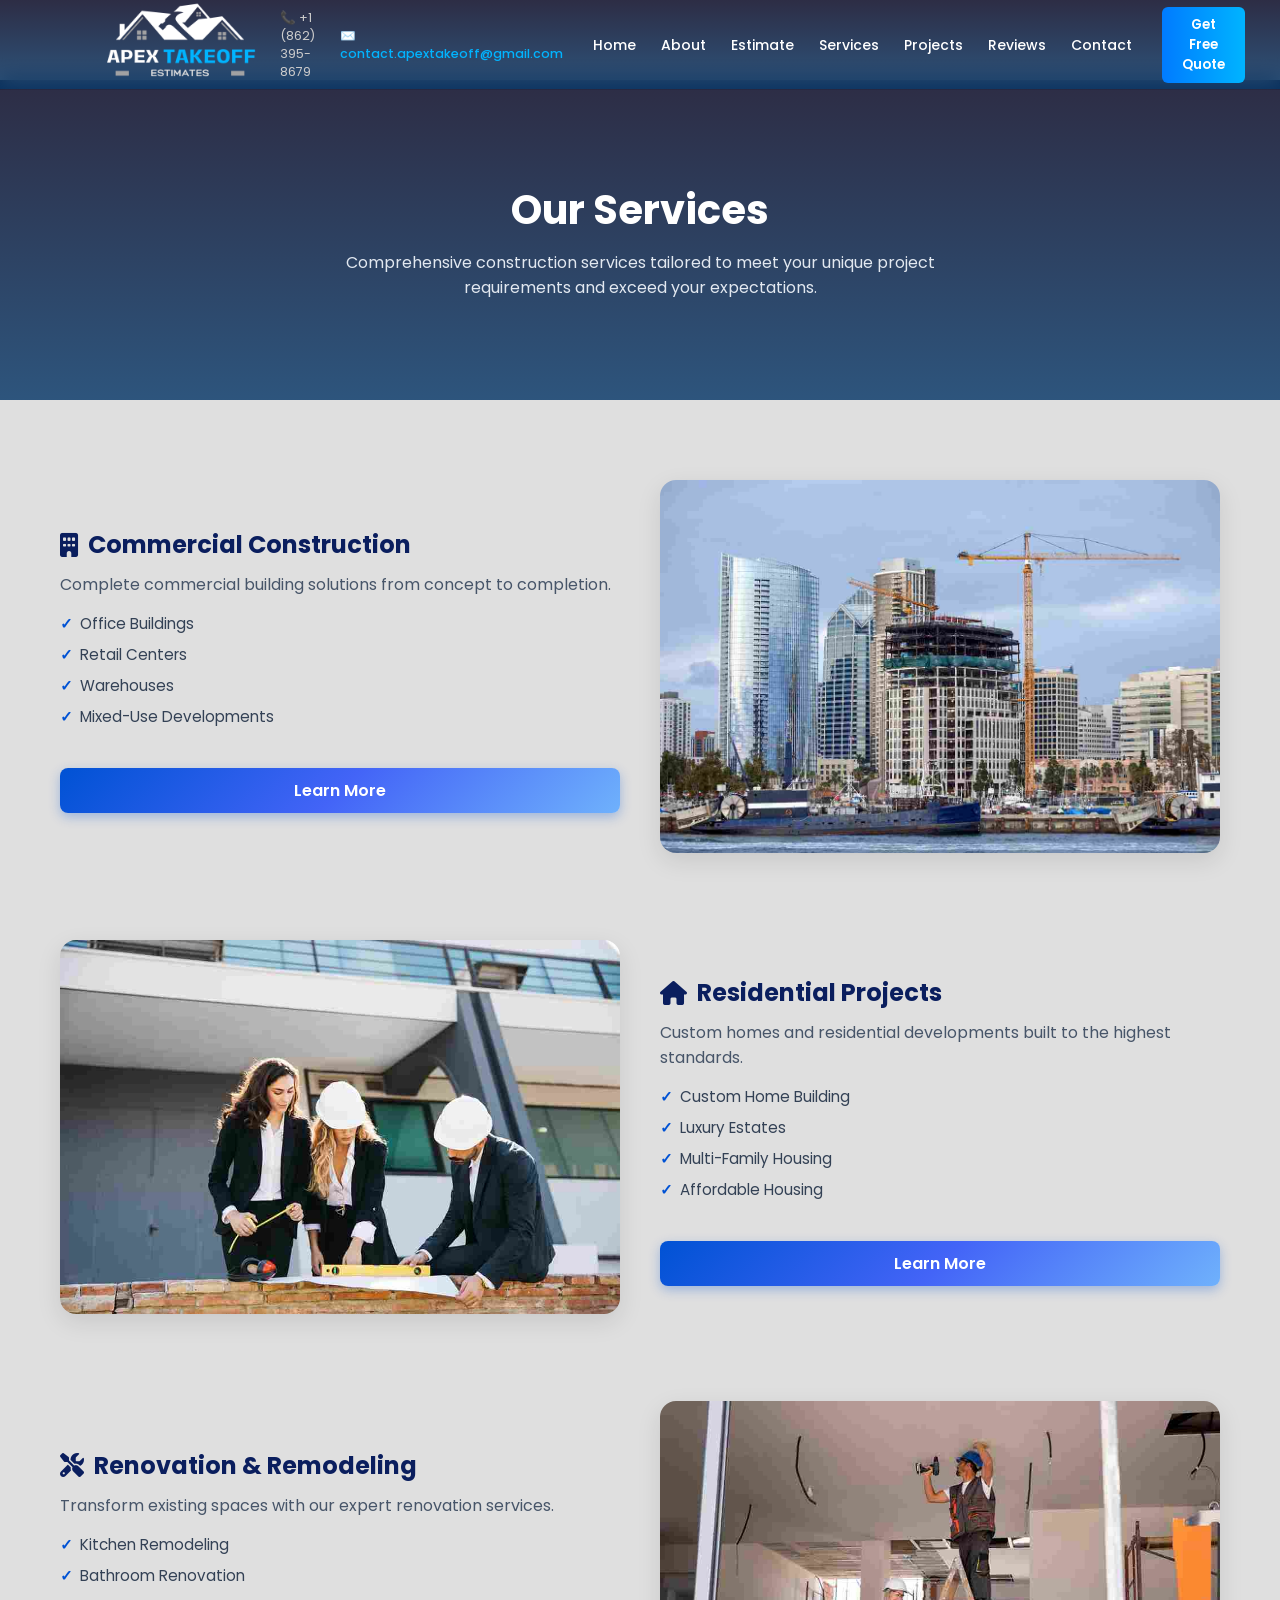
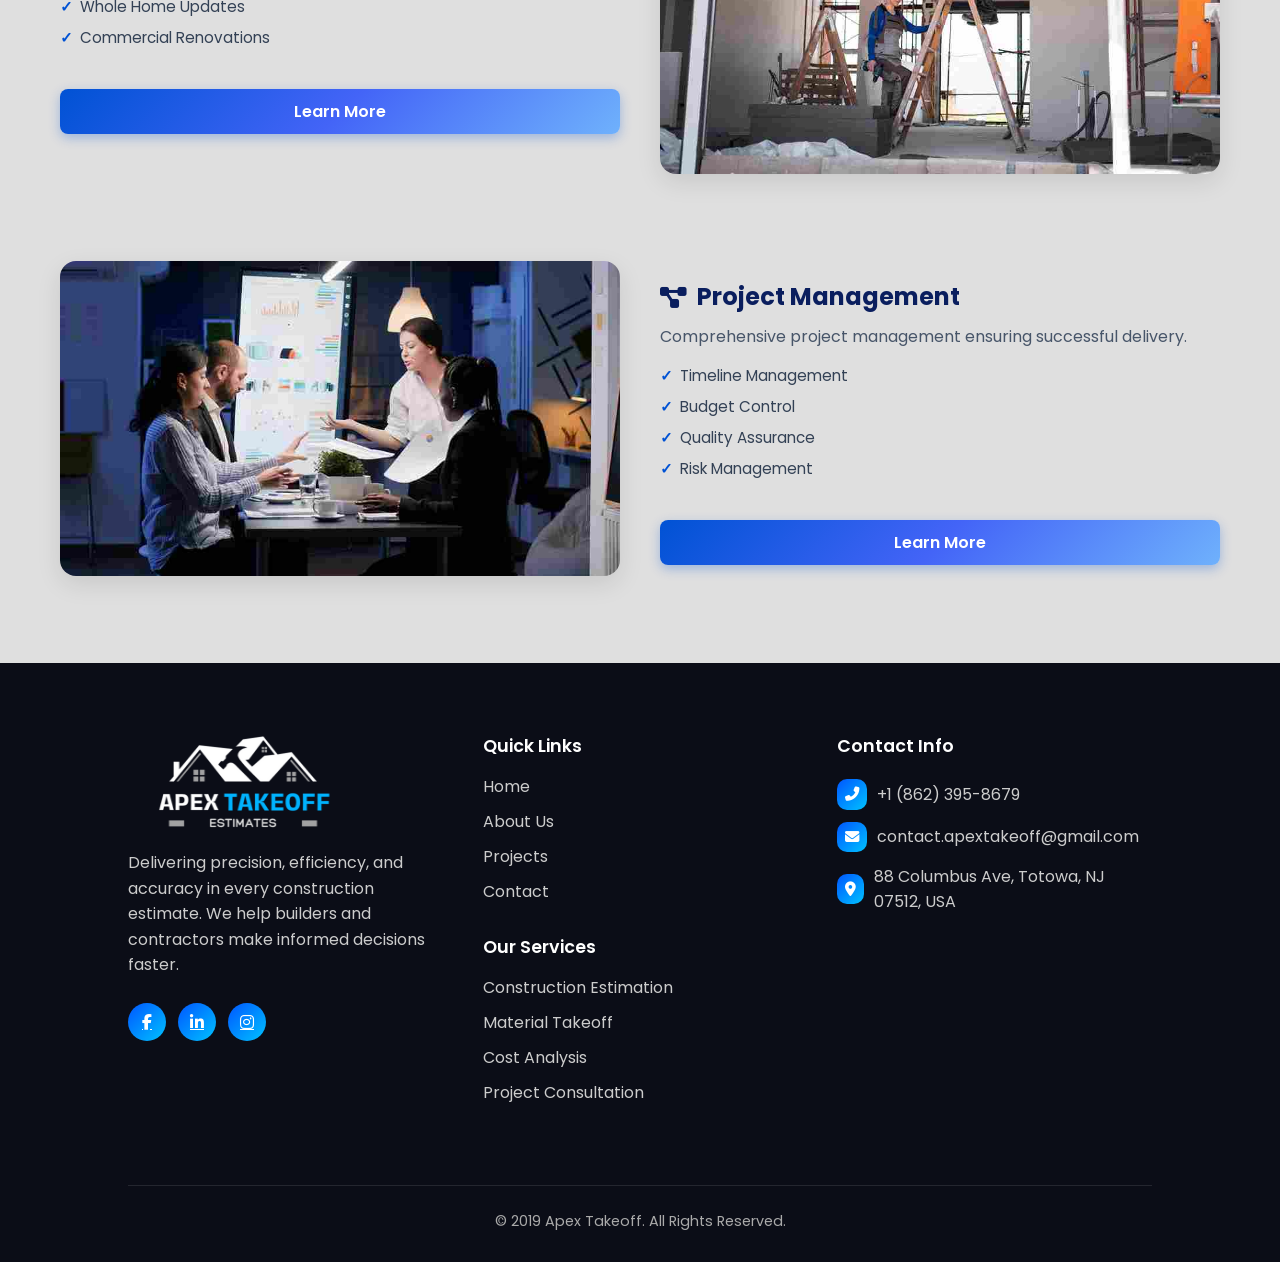
<file: apextakeoff/service.html>
<!DOCTYPE html>
<html lang="en">
<head>
  <meta charset="UTF-8">
  <meta name="viewport" content="width=device-width, initial-scale=1.0">
  <title>ApexTakeoff | Construction Estimating Experts</title>
  <link rel="preconnect" href="https://fonts.googleapis.com">
  <link rel="preconnect" href="https://fonts.gstatic.com" crossorigin>
  <link rel="stylesheet" href="style.css">
  <link href="https://fonts.googleapis.com/css2?family=Poppins:wght@400;600;700&display=swap" rel="stylesheet">
  <link rel="stylesheet" href="https://cdnjs.cloudflare.com/ajax/libs/font-awesome/6.5.0/css/all.min.css"/>
</head>
<body>

  <!-- Navbar Section -->
<div class="navbar">
  <div class="logo">
    <a href="index.html">
      <img src="apex logo.png" alt="Apex Takeoff Logo">
    </a>
  </div>
  <div class="contact-info">
     <span>📞 +1 (862) 395-8679</span> 
     <span>✉️ <a href="mailto:contact.apextakeoff@gmail.com">contact.apextakeoff@gmail.com</a></span> 
    </div>

  <div class="nav-toggle" id="navToggle">
    <span></span>
    <span></span>
    <span></span>
  </div>

  <nav class="nav-links" id="navLinks">
    <ul>
      <li><a href="index.html">Home</a></li>
      <li><a href="about.html">About</a></li>
      <li><a href="estimate.html">Estimate</a></li>
      <li><a href="service.html">Services</a></li>
      <li><a href="project.html">Projects</a></li>
      <li><a href="reviews.html">Reviews</a></li>
      <li><a href="contact.html">Contact</a></li>
    </ul>
    <a href="contact.html"><button class="quote-btn">Get Free Quote</button></a>

    <!-- Contact info (hidden on desktop, shown in mobile) -->
    <div class="contact-mobile">
      <span>📞 +1 (862) 395-8679</span>
      <span>✉️ <a href="mailto:contact.apextakeoff@gmail.com">contact.apextakeoff@gmail.com</a></span>
    </div>
  </nav>
</div>
<!-- over services section -->
 <!-- Hero Section -->
  <section class="apex-services-hero">
    <div class="apex-services-hero-content">
      <h1>Our Services</h1>
      <p>Comprehensive construction services tailored to meet your unique project requirements and exceed your expectations.</p>
    </div>
  </section>

  <!-- Services Section -->
  <section class="apex-services-section">

    <div class="apex-service-card">
      <div class="apex-service-text">
        <h2><i class="fas fa-building"></i> Commercial Construction</h2>
        <p>Complete commercial building solutions from concept to completion.</p>
        <ul>
          <li>Office Buildings</li>
          <li>Retail Centers</li>
          <li>Warehouses</li>
          <li>Mixed-Use Developments</li>
        </ul>
        <a href="contact.html"><button class="apex-btn-gradient">Learn More</button></a>
      </div>
      <div class="apex-service-img">
        <img src="industrial_11zon.jpg" alt="Commercial Construction">
      </div>
    </div>

    <div class="apex-service-card reverse">
      <div class="apex-service-img">
        <img src="residensial_11zon.jpg" alt="Residential Projects">
      </div>
      <div class="apex-service-text">
        <h2><i class="fas fa-home"></i> Residential Projects</h2>
        <p>Custom homes and residential developments built to the highest standards.</p>
        <ul>
          <li>Custom Home Building</li>
          <li>Luxury Estates</li>
          <li>Multi-Family Housing</li>
          <li>Affordable Housing</li>
        </ul>
        <a href="contact.html"><button class="apex-btn-gradient">Learn More</button></a>
      </div>
    </div>

    <div class="apex-service-card">
      <div class="apex-service-text">
        <h2><i class="fas fa-tools"></i> Renovation & Remodeling</h2>
        <p>Transform existing spaces with our expert renovation services.</p>
        <ul>
          <li>Kitchen Remodeling</li>
          <li>Bathroom Renovation</li>
          <li>Whole Home Updates</li>
          <li>Commercial Renovations</li>
        </ul>
        <a href="contact.html"><button class="apex-btn-gradient">Learn More</button></a>
      </div>
      <div class="apex-service-img">
        <img src="renovation_11zon.jpg" alt="Renovation and Remodeling">
      </div>
    </div>

    <div class="apex-service-card reverse">
      <div class="apex-service-img">
        <img src="project manament_11zon.jpg" alt="Project Management">
      </div>
      <div class="apex-service-text">
        <h2><i class="fas fa-project-diagram"></i> Project Management</h2>
        <p>Comprehensive project management ensuring successful delivery.</p>
        <ul>
          <li>Timeline Management</li>
          <li>Budget Control</li>
          <li>Quality Assurance</li>
          <li>Risk Management</li>
        </ul>
        <a href="contact.html"><button class="apex-btn-gradient">Learn More</button></a>
      </div>
    </div>

  </section>

  <!-- footer  -->
 <footer class="apex-footer">
  <div class="apex-footer-container">
    
    <!-- Left: About + Social -->
    <div class="footer-col footer-about">
      <div class="footer-logo">
        <img src="apex footer.png" alt="apex takeoff">
      </div>
      <p>
        Delivering precision, efficiency, and accuracy in every construction estimate. 
        We help builders and contractors make informed decisions faster.
      </p>

      <div class="footer-social">
        <a href="#"><i class="fab fa-facebook-f"></i></a>
        <a href="https://www.linkedin.com/company/apex-takeoff-estimates/"><i class="fab fa-linkedin-in"></i></a>
        <a href="https://www.instagram.com/apex_takeoff/"><i class="fab fa-instagram"></i></a>
      </div>
    </div>
    <!-- Middle: Links -->
    <div class="footer-col footer-links">
      <h4>Quick Links</h4>
      <ul>
        <li><a href="index.html">Home</a></li>
        <li><a href="about.html">About Us</a></li>
        <li><a href="project.html">Projects</a></li>
        <li><a href="contact.html">Contact</a></li>
      </ul>

      <h4>Our Services</h4>
      <ul>
        <li><a href="estimate.html">Construction Estimation</a></li>
        <li><a href="estimate.html">Material Takeoff</a></li>
        <li><a href="estimate.html">Cost Analysis</a></li>
        <li><a href="estimate.html">Project Consultation</a></li>
      </ul>
    </div>

    <!-- Right: Contact Info -->
    <div class="footer-col footer-contact">
      <h4>Contact Info</h4>
      <p><i class="fas fa-phone-alt"></i> +1 (862) 395-8679</p>
      <p><i class="fas fa-envelope"></i>contact.apextakeoff@gmail.com</p>
      <p><i class="fas fa-map-marker-alt"></i>88 Columbus Ave, Totowa, NJ 07512, USA</p>
    </div>
  </div>

  <div class="footer-bottom">
    <p>© 2019 Apex Takeoff. All Rights Reserved.</p>
  </div>
</footer>
<script>
  // Toggle mobile menu
const navToggle = document.getElementById("navToggle");
const navLinks = document.getElementById("navLinks");

navToggle.addEventListener("click", () => {
  navLinks.classList.toggle("active");
  navToggle.classList.toggle("open");
});

</script>
</body>
</html>
</file>
<file: apextakeoff/style.css>
* {
      margin: 0;
      padding: 0;
      box-sizing: border-box;
      font-family: 'Poppins', sans-serif;
    }

    body {
      color: #fff;
      background-color: #dfdfdf
    }
    .contact-info { display: flex; align-items: center; gap: 25px; font-size: 12.5px; color: #ccc; margin-right: 30px; } 
    .contact-info a { color: #00b4ff; text-decoration: none; font-weight: 500; }
    
    /* Navbar Section */
.navbar {
  position: fixed;
  top: 0;
  left: 0;
  width: 100%;
  height: 90px;
  background: linear-gradient(rgba(0, 0, 30, 0.8), rgba(0, 50, 100, 0.8));
  display: flex;
  justify-content: space-between;
  align-items: center;
  padding: 20px 80px;
  z-index: 1000;
  backdrop-filter: blur(10px);
  border-bottom: 1px solid rgba(255, 255, 255, 0.1);
}

.logo img {
  height: 200px;
  
}

/* Default contact info hidden in desktop navbar */
.contact-mobile {
  display: none;
}

/* Nav links */
.nav-links {
  display: flex;
  align-items: center;
  gap: 30px;
  margin-left: 30p;
}

.nav-links ul {
  list-style: none;
  display: flex;
  gap: 25px;
}

.nav-links ul li a {
  color: #fff;
  text-decoration: none;
  font-weight: 500;
  font-size: 14px;
  transition: color 0.3s ease;
}

.nav-links ul li a:hover {
  color: #00b4ff;
}

.quote-btn {
  padding: 8px 20px;
  background: linear-gradient(90deg, #007bff, #00b4ff);
  border: none;
  border-radius: 6px;
  color: #fff;
  font-weight: 600;
  cursor: pointer;
  transition: all 0.3s ease;
}

.quote-btn:hover {
  transform: translateY(-3px);
  box-shadow: 0 6px 15px rgba(0, 180, 255, 0.3);
}

/* Hamburger Toggle Button */
.nav-toggle {
  display: none;
  flex-direction: column;
  cursor: pointer;
  gap: 5px;
}

.nav-toggle span {
  width: 28px;
  height: 3px;
  background: #fff;
  border-radius: 3px;
  transition: all 0.3s ease;
}

/* ===================
   Responsive Styles
=================== */

/* Tablet & Mobile */
@media (max-width: 1024px) {
  .navbar {
    padding: 15px 30px;
  }

  .nav-links {
    position: fixed;
    top: 90px;
    left: -100%;
    width: 100%;
    height: calc(100vh - 90px);
    background: rgba(0, 10, 30, 0.95);
    backdrop-filter: blur(10px);
    flex-direction: column;
    justify-content: center;
    align-items: center;
    gap: 30px;
    transition: left 0.3s ease;
  }

  .nav-links.active {
    left: 0;
  }

  .nav-links ul {
    flex-direction: column;
    align-items: center;
    gap: 20px;
  }

  .quote-btn {
    margin-top: 10px;
  }

  .nav-toggle {
    display: flex;
  }
  .contact-info{
    display: none;
  }

  /* Contact info visible only in mobile menu */
  .contact-mobile {
    display: flex;
    flex-direction: column;
    align-items: center;
    gap: 8px;
    font-size: 0.9rem;
    color: #ccc;
    margin-top: 20px;
  }

  .contact-mobile a {
    color: #00b4ff;
    text-decoration: none;
    font-weight: 500;
  }
}

/* Small phones */
@media (max-width: 480px) {
  .logo img {
    height: 60px;
  }

  .quote-btn {
    padding: 8px 16px;
    font-size: 14px;
  }

  .nav-links {
    top: 80px;
  }
}


    /* Hero Section */
    
    .hero {
      position: relative;
      height: 100vh;
      background: linear-gradient(to bottom right, rgba(0, 0, 30, 0.8), rgba(0, 50, 100, 0.8)), url('contractors.jpg ') center/cover no-repeat;
      display: flex;
      align-items: center;
      justify-content: flex-start;
      padding: 0 80px;
      animation: fadeIn 1.2s ease-in;
      margin-top: 80px;
    }

    @keyframes fadeIn {
      from { opacity: 0; transform: translateY(30px); }
      to { opacity: 1; transform: translateY(0); }
    }

    .hero-content {
      max-width: 600px;
      animation: easeIn 1.5s ease-in-out;
    }

    @keyframes easeIn {
      0% { opacity: 0; transform: translateY(40px); }
      100% { opacity: 1; transform: translateY(0); }
    }

    .hero h1 {
      font-size: 3.5rem;
      font-weight: 700;
      line-height: 1.2;
      margin-bottom: 20px;
    }

    .hero p {
      font-size: 1.1rem;
      line-height: 1.6;
      margin-bottom: 35px;
      color: #e0e0e0;
    }

    .buttons {
      display: flex;
      gap: 20px;
    }

    .btn {
      padding: 12px 30px;
      border-radius: 6px;
      border: none;
      font-weight: 600;
      cursor: pointer;
      transition: all 0.3s ease;
    }

    .btn-primary {
      background: linear-gradient(90deg, #007bff, #00b4ff);
      color: white;
    }

    .btn-primary:hover {
      transform: translateY(-3px);
      box-shadow: 0 6px 15px rgba(0, 180, 255, 0.3);
    }

    .btn-outline {
      background: transparent;
      border: 2px solid #00b4ff;
      color: #00b4ff;
    }

    .btn-outline:hover {
      background: #00b4ff;
      color: #fff;
    }

    .stats {
      display: flex;
      gap: 60px;
      margin-top: 50px;
    }

    .stat-box {
      text-align: center;
    }

    .stat-box h3 {
      font-size: 2rem;
      color: #00b4ff;
      font-weight: 700;
    }

    .stat-box p {
      font-size: 0.95rem;
      color: #ccc;
    }
    /* ================================
   SECOND HERO / HEADER SECTION
================================ */

.hero-alt {
  position: relative;
  height: 100vh;
  background: url('machine.jpg') center/cover no-repeat;
  display: flex;
  align-items: center;
  justify-content: center;
  text-align: center;
  padding: 0 20px;
  margin-top: 80px;
}

/* Dark blue overlay like image */
.hero-alt-overlay {
  position: absolute;
  inset: 0;
  background: linear-gradient(
    to right,
    rgba(6, 16, 45, 0.9),
    rgba(6, 16, 45, 0.7)
  );
  z-index: 1;
}

.hero-alt-content {
  position: relative;
  z-index: 2;
  max-width: 900px;
  color: #fff;
  animation: slideFade 1.2s ease;
}

.hero-alt-content h1 {
  font-size: 3rem;
  font-weight: 600;
  line-height: 1.25;
  margin-bottom: 20px;
}

.hero-alt-content p {
  font-size: 1.1rem;
  color: #dbeafe;
  margin-bottom: 35px;
}

.hero-alt-buttons {
  display: flex;
  justify-content: center;
  gap: 20px;
}

/* Buttons */
.btn-alt {
  padding: 14px 32px;
  font-weight: 600;
  border-radius: 6px;
  text-decoration: none;
  transition: 0.3s ease;
}

.btn-alt.primary {
  background: linear-gradient(90deg, #007bff, #00b4ff);
  color: #fff;
}

.btn-alt.primary:hover {
  background: #1e40af;
  transform: translateY(-3px);
}

.btn-alt.outline {
  border: 2px solid #fff;
  color: #fff;
}

.btn-alt.outline:hover {
  background: #fff;
  color: #06102d;
}

/* Animation */
@keyframes slideFade {
  from {
    opacity: 0;
    transform: translateY(40px);
  }
  to {
    opacity: 1;
    transform: translateY(0);
  }
}
    /* next header css */
    /* WRAPPER */
.hero-wrapper {
  position: relative;
  height: 100vh;
  overflow: hidden;
}

/* Both slides overlap */
.slide {
  position: absolute;
  inset: 0;
  opacity: 0;
  transition: opacity 1.5s ease;
  transform: scale(1.08);
}

/* Active slide */
.slide.active {
  opacity: 1;
  z-index: 2;
  animation: zoomEffect 6s ease forwards;
}

/* Smooth zoom effect */
@keyframes zoomEffect {
  from { transform: scale(1.08); }
  to { transform: scale(1); }
}

/* Fade text upward */
.hero-content,
.hero-alt-content {
  animation: textFade 1.5s ease;
}

@keyframes textFade {
  from {
    opacity: 0;
    transform: translateY(40px);
  }
  to {
    opacity: 1;
    transform: translateY(0);
  }
}

/* Ensure full height */
.hero,
.hero-alt {
  height: 100vh;
}
/* estimating section */
/* =============================
   CONSTRUCTION ESTIMATING
============================= */

.estimating-section{
  padding:100px 10%;
  background:#f5f7fb;
}

.container{
  max-width:1100px;
  margin:auto;
}

/* Title */

.section-title{
  text-align:center;
  font-size:38px;
  font-weight:700;
  color:#0b3d6d;
  letter-spacing:2px;
}

.title-line{
  width:60px;
  height:3px;
  background:#f4b400;
  margin:15px auto 50px auto;
}

/* Content */

.estimating-content p{
  font-size:17px;
  line-height:1.8;
  color:#333;
  margin-bottom:22px;
}

/* Scroll animation */

.reveal{
  opacity:0;
  transform:translateY(60px);
  transition:all 1s ease;
}

.reveal.active{
  opacity:1;
  transform:translateY(0);
}

/* =============================
   RESPONSIVE
============================= */

@media (max-width:992px){

.section-title{
font-size:32px;
}

.estimating-content p{
font-size:16px;
}

}

@media (max-width:600px){

.estimating-section{
padding:70px 25px;
}

.section-title{
font-size:26px;
letter-spacing:1px;
}

.estimating-content p{
font-size:15px;
line-height:1.7;
}

}
/* our estiamting services */
/* =========================
   APEX SERVICES SECTION
========================= */

.apex-services {
  background: #f5f7fa;
  padding: 100px 20px;
  font-family: 'Segoe UI', sans-serif;
}

.container {
  max-width: 1200px;
  margin: auto;
}

/* HEADER */
.apex-header {
  text-align: center;
  margin-bottom: 60px;
}

.apex-header h2 {
  font-size: 36px;
  font-weight: 700;
  margin-bottom: 15px;
  color: #0f172a;
  position: relative;
}

.apex-header h2::after {
  content: "";
  width: 80px;
  height: 3px;
  background:linear-gradient(135deg,#0056ff,#00c2ff);
  display: block;
  margin: 10px auto 0;
}

.apex-header p {
  max-width: 700px;
  margin: auto;
  color: #555;
  font-size: 16px;
  line-height: 1.6;
}

/* GRID */
.apex-grid {
  display: grid;
  grid-template-columns: repeat(auto-fit, minmax(280px, 1fr));
  gap: 30px;
}

/* CARD */
.apex-card {
  background: #ffffff;
  padding: 35px 25px;
  border-radius: 12px;
  box-shadow: 0 8px 25px rgba(0,0,0,0.05);
  transition: all 0.4s ease;
  position: relative;
  overflow: hidden;
}

/* RED GLOW LINE */
.apex-card::before {
  content: "";
  position: absolute;
  left: 0;
  bottom: 0;
  width: 0%;
  height: 4px;
  background: linear-gradient(135deg,#0056ff,#00c2ff);
  transition: 0.4s;
}

/* HOVER EFFECT */
.apex-card:hover {
  transform: translateY(-10px);
  box-shadow: 0 20px 50px rgba(0,0,0,0.1);
}

.apex-card:hover::before {
  width: 100%;
}

/* ICON */
.icon {
  font-size: 32px;
  margin-bottom: 15px;
}

/* TEXT */
.apex-card h3 {
  font-size: 20px;
  margin-bottom: 10px;
  color: #0f172a;
}

.apex-card p {
  font-size: 15px;
  color: #666;
  line-height: 1.6;
}
/* apex approach */
/* =========================
   APEX APPROACH SECTION
========================= */

.apex-approach {
  position: relative;
  background: url('Construction-estimation.webp') center/cover no-repeat;
  padding: 120px 20px;
  color: #fff;
}

/* DARK BLUE OVERLAY */
.apex-approach .overlay {
  position: absolute;
  inset: 0;
  background: linear-gradient(
    to right,
    rgba(6, 16, 45, 0.9),
    rgba(6, 16, 45, 0.8)
  );
  z-index: 1;
}

/* CONTAINER */
.apex-approach .container {
  position: relative;
  z-index: 2;
  max-width: 1200px;
  margin: auto;
  display: grid;
  grid-template-columns: 1fr 1fr;
  gap: 40px;
}

/* BOX STYLE */
.apex-box {
  border: 1px solid rgba(255, 255, 255, 0.4);
  border-radius: 12px;
  padding: 40px 35px;
  backdrop-filter: blur(6px);
  background: rgba(255, 255, 255, 0.03);
  transition: 0.4s ease;
}

/* HOVER EFFECT */
.apex-box:hover {
  transform: translateY(-8px);
  border-color: #006eff;
  box-shadow: 0 20px 50px rgba(0,0,0,0.4);
}

/* HEADINGS */
.apex-box h2 {
  font-size: 32px;
  margin-bottom: 25px;
  line-height: 1.3;
}

/* LIST GRID */
.list-grid {
  display: grid;
  grid-template-columns: 1fr 1fr;
  gap: 20px;
}

/* LIST */
.apex-box ul {
  list-style: disc;
  padding-left: 20px;
}

.apex-box li {
  margin-bottom: 10px;
  font-size: 15px;
  color: #e5e7eb;
}

/* =========================
   SCROLL ANIMATION
========================= */

.fade-left,
.fade-right {
  opacity: 0;
  transition: all 1s ease;
}

.fade-left {
  transform: translateX(-60px);
}

.fade-right {
  transform: translateX(60px);
}

.show {
  opacity: 1;
  transform: translateX(0);
}
/* ==============================
   LARGE SCREENS (1200px+)
================================ */
@media (min-width: 1200px) {
  .apex-box h2 {
    font-size: 32px;
  }
}

/* ==============================
   SMALL DESKTOP / LAPTOP
================================ */
@media (max-width: 1200px) {

  .apex-approach {
    padding: 100px 20px;
  }

  .apex-box {
    padding: 35px 25px;
  }

  .apex-box h2 {
    font-size: 28px;
  }

}

/* ==============================
   TABLET (768px – 992px)
================================ */
@media (max-width: 992px) {

  .apex-approach .container {
    grid-template-columns: 1fr; /* stack boxes */
    gap: 30px;
  }

  .apex-box {
    padding: 30px 25px;
  }

  .apex-box h2 {
    font-size: 24px;
  }

  .list-grid {
    grid-template-columns: 1fr 1fr;
  }

}

/* ==============================
   LARGE MOBILE (576px – 768px)
================================ */
@media (max-width: 768px) {

  .apex-approach {
    padding: 80px 15px;
  }

  .apex-box {
    padding: 25px 20px;
  }

  .apex-box h2 {
    font-size: 20px;
    line-height: 1.4;
  }

  .list-grid {
    grid-template-columns: 1fr; /* stack lists */
    gap: 10px;
  }

  .apex-box li {
    font-size: 14px;
  }

}

/* ==============================
   SMALL MOBILE (Below 480px)
================================ */
@media (max-width: 480px) {

  .apex-approach {
    padding: 60px 10px;
  }

  .apex-box {
    padding: 20px 15px;
  }

  .apex-box h2 {
    font-size: 18px;
  }

  .apex-box li {
    font-size: 13px;
  }

}

    /* over services section css */
/* ===== SERVICES SECTION ===== */

.services-section {
  padding: 90px 20px;
  background: #f8f9fc;
  font-family: "Poppins", sans-serif;
}

.services-container {
  max-width: 1200px;
  margin: auto;
  text-align: center;
}

/* Titles */

.section-title {
  font-size: 2.5rem;
  font-weight: 700;
  margin-bottom: 10px;
}

.section-subtitle {
  max-width: 700px;
  margin: auto;
  color: #666;
  margin-bottom: 60px;
  line-height: 1.6;
}


/* ===== GRID ===== */

.services-grid {
  display: grid;
  grid-template-columns: repeat(3, 1fr);
  gap: 30px;
}


/* Tablet */

@media (max-width: 992px) {
  .services-grid {
    grid-template-columns: repeat(2, 1fr);
  }
}


/* Mobile */

@media (max-width: 600px) {
  .services-grid {
    grid-template-columns: 1fr;
  }
}


/* ===== SERVICE CARD ===== */

.service-card {
  position: relative;
  height: 330px;
  border-radius: 16px;
  overflow: hidden;
  cursor: pointer;

  background-size: cover;
  background-position: center;

  display: flex;
  align-items: center;
  justify-content: center;

  transition: all 0.5s ease;
}


/* Image zoom layer */

.service-card::before {
  content: "";
  position: absolute;
  inset: 0;

  background: inherit;

  transition: all 0.7s ease;
}


/* Dark overlay */

.service-overlay {
  position: absolute;
  inset: 0;

  background: rgba(0, 0, 0, 0.55);

  transition: 0.4s;
}


/* Content */

.service-content {
  position: relative;
  z-index: 2;
  color: white;
  text-align: center;
  padding: 30px;
}


/* Icon */

.icon {
  background: linear-gradient(135deg, #0056ff, #00c2ff);

  font-size: 22px;
  padding: 14px;

  border-radius: 12px;

  width: fit-content;
  margin: auto;

  margin-bottom: 15px;
}


/* Title */

.service-content h3 {
  font-size: 1.4rem;
  margin-bottom: 10px;
}


/* Hidden Details */

.service-details {
  opacity: 0;
  transform: translateY(20px);
  transition: 0.4s;
}


/* Hover Effects */

.service-card:hover::before {
  transform: scale(1.2);
  filter: blur(4px);
}

.service-card:hover .service-overlay {
  background: rgba(0, 0, 0, 0.65);
}

.service-card:hover .service-details {
  opacity: 1;
  transform: translateY(0);
}

.service-card:hover {
  box-shadow: 0 25px 50px rgba(0, 0, 0, 0.35);
}


/* List */

.service-details ul {
  list-style: none;
  padding: 0;
  margin-top: 10px;
}

.service-details ul li {
  font-size: 0.9rem;
  margin-bottom: 5px;
  color: #ff7c00;
}


/* ===== BACKGROUND IMAGES ===== */

.service1 {
  background-image: url("industrial_11zon.jpg");
}

.service2 {
  background-image: url("luxary\ reisdential_11zon.jpg");
}

.service3 {
  background-image: url("renovation_11zon.jpg");
}

.service4 {
  background-image: url("project\ manament_11zon.jpg");
}

.service5 {
  background-image: url("arcitecure\ design.jpg");
}

.service6 {
  background-image: url("safty.jpg");
}
/* BUTTON */

.services-btn{
margin-top:60px;
}

.btnn{
background:#000;
color:#fff;
padding:12px 30px;
border-radius:8px;
text-decoration:none;
font-weight:600;
transition:.4s;
}

.btnn:hover{
background:linear-gradient(135deg,#0056ff,#00c2ff);
transform:scale(1.05);
}

/* ===== SCROLL ANIMATION ===== */

.reveal {
  opacity: 0;
  transform: translateY(40px);
  transition: all 0.8s ease;
}

.reveal.active {
  opacity: 1;
  transform: translateY(0);
}
/* trades we cover css */
.section{
    position:relative;
    padding:100px 40px;
    background:url('https://images.unsplash.com/photo-1503387762-592deb58ef4e') center/cover fixed no-repeat;
}

.section::before{
    content:"";
    position:absolute;
    inset:0;
    background:rgba(0,0,0,0.75);
}

.container{
    position:relative;
    max-width:1200px;
    margin:auto;
}

.heading{
    text-align:center;
    margin-bottom:60px;
}

.heading h1{
    font-size:48px;
    font-weight:700;
    background:linear-gradient(90deg,#00c6ff,#0072ff);
    -webkit-background-clip:text;
    color:transparent;
}

.heading p{
    margin-top:15px;
    font-size:18px;
    color:#ccc;
}

.grid{
    display:grid;
    grid-template-columns:repeat(auto-fit,minmax(220px,1fr));
    gap:20px;
}

.card{
    padding:20px;
    border-radius:16px;
    background:rgba(255,255,255,0.05);
    backdrop-filter:blur(10px);
    border:1px solid rgba(255,255,255,0.1);
    transition:0.3s ease;
}

.card:hover{
    transform:translateY(-8px);
    background:rgba(0,114,255,0.15);
    border-color:#0072ff;
}

.card h3{
    font-size:18px;
    font-weight:600;
    margin-bottom:8px;
}

.card span{
    font-size:14px;
    color:#bbb;
}

@media(max-width:768px){
    .heading h1{
        font-size:32px;
    }
}




/* why choose section  */
.why-choose {
  background: #f8faff;
  padding: 90px 20px;
  font-family: "Poppins", sans-serif;
}

.why-container {
  display: flex;
  align-items: center;
  justify-content: space-between;
  max-width: 1200px;
  margin: auto;
  gap: 50px;
  flex-wrap: wrap;
}

.why-content {
  flex: 1 1 500px;
}

.why-content h2 {
  font-size: 2.3rem;
  font-weight: 700;
  color: #0a0a0a;
  margin-bottom: 15px;
}

.why-content h2 span {
  background: linear-gradient(135deg, #0056ff, #00c2ff);
  -webkit-background-clip: text;
  -webkit-text-fill-color: transparent;
}

.why-content p {
  color: #555;
  margin-bottom: 40px;
  line-height: 1.6;
  font-size: 1rem;
}

.features {
  display: flex;
  flex-direction: column;
  gap: 25px;
}

.feature {
  display: flex;
  align-items: start;
  gap: 18px;
  background: #fff;
  border-radius: 14px;
  padding: 18px 20px;
  box-shadow: 0 4px 20px rgba(0, 0, 0, 0.05);
  transition: 0.3s ease;
}

.feature:hover {
  transform: translateX(5px);
  box-shadow: 0 6px 25px rgba(0, 0, 0, 0.08);
}

.text h3 {
  color: #0a0a0a;
  font-size: 1.1rem;
  font-weight: 600;
  margin-bottom: 8px;
}

.text .tag {
  background: #00c2ff1a;
  color: #0056ff;
  font-size: 0.8rem;
  margin-left: 8px;
  padding: 4px 8px;
  border-radius: 6px;
}

.text p {
  color: #555;
  font-size: 0.95rem;
  line-height: 1.5;
}

.why-image {
  flex: 1 1 450px;
  position: relative;
}

.why-image img {
  width: 100%;
  border-radius: 20px;
  box-shadow: 0 10px 25px rgba(0, 0, 0, 0.1);
}

.project-box{
  position: absolute;
  bottom: 25px;
  left: 25px;
  background: linear-gradient(135deg, #0056ff, #00c2ff);
  color: #fff;
  padding: 18px 25px;
  border-radius: 14px;
  box-shadow: 0 8px 25px rgba(0, 0, 0, 0.15);
}

.project-boxh3 {
  font-size: 1.8rem;
  font-weight: 700;
}

.project-box p {
  font-size: 0.95rem;
  margin-top: 4px;
  opacity: 0.9;
}

@media (max-width: 992px) {
  .why-container {
    flex-direction: column;
    text-align: center;
  }
  .feature {
    text-align: left;
  }
}
/* how it work section */
.how-it-works {
  background: #f9fbff;
  text-align: center;
  padding: 80px 20px;
  font-family: 'Poppins', sans-serif;
}

.section-title {
  font-size: 2.5rem;
  font-weight: 700;
  color: #001f4d;
  margin-bottom: 10px;
}

.section-subtitle {
  color: #5c6b80;
  font-size: 1.1rem;
  margin-bottom: 60px;
}

.steps {
  display: flex;
  justify-content: center;
  align-items: center;
  gap: 50px;
  flex-wrap: wrap;
}

.step {
  max-width: 280px;
  text-align: center;
  position: relative;
  background: #fff;
  padding: 40px 20px;
  border-radius: 20px;
  box-shadow: 0 10px 30px rgba(0, 86, 255, 0.1);
  transition: all 0.3s ease;
}

.step:hover {
  transform: translateY(-8px);
  box-shadow: 0 15px 35px rgba(0, 86, 255, 0.2);
}

.step-number {
  background: linear-gradient(135deg, #0056ff, #00c2ff);
  color: #fff;
  width: 55px;
  height: 55px;
  border-radius: 50%;
  display: flex;
  justify-content: center;
  align-items: center;
  font-weight: 700;
  margin: 0 auto 20px;
  font-size: 18px;
}

.icon-wrap {
  width: 80px;
  height: 80px;
  border-radius: 50%;
  background: rgba(0, 86, 255, 0.08);
  margin: 0 auto 20px;
  display: flex;
  align-items: center;
  justify-content: center;
  position: relative;
}

.icon {
  font-size: 32px;
  background: linear-gradient(135deg, #0056ff, #00c2ff);
  -webkit-background-clip: text;
  -webkit-text-fill-color: transparent;
}

.step h3 {
  font-size: 1.2rem;
  font-weight: 600;
  margin-bottom: 10px;
  color: #001f4d;
}

.step p {
  color: #6a7689;
  font-size: 0.95rem;
  line-height: 1.6;
}

.arrow i {
  font-size: 28px;
  color: #00aaff;
  opacity: 0.7;
}

@media (max-width: 992px) {
  .steps {
    flex-direction: column;
    gap: 40px;
  }

  .arrow {
    transform: rotate(90deg);
  }
}
/* software we use section */
/* =========================
   SOFTWARE LOGO STRIP
========================= */

.software-strip {
  background: #ffffff;
  padding: 80px 20px;
  overflow: hidden;
  font-family: 'Segoe UI', sans-serif;
}

.container {
  max-width: 1200px;
  margin: auto;
  text-align: center;
}

/* HEADER */
.section-header {
  margin-bottom: 50px;
}

.section-header h2 {
  font-size: 34px;
  font-weight: 700;
  margin-bottom: 10px;
  color: #111;
}

.section-header p {
  color: #666;
  max-width: 600px;
  margin: auto;
}

/* SLIDER */
.logo-slider {
  overflow: hidden;
  position: relative;
}

.logo-track {
  display: flex;
  gap: 80px;
  width: max-content;
  animation: scrollReverse 25s linear infinite;
}

/* BIGGER LOGOS */
.logo-track img {
  height: 110px; /* increased size */
  object-fit: contain;
  filter: grayscale(100%);
  opacity: 0.7;
  transition: 0.3s ease;
}

/* HOVER EFFECT */
.logo-track img:hover {
  filter: grayscale(0%);
  opacity: 1;
  transform: scale(1.15);
}

/* LEFT → RIGHT ANIMATION */
@keyframes scrollReverse {
  from {
    transform: translateX(-50%);
  }
  to {
    transform: translateX(0);
  }
}
/* bid section */
/* ===============================
   WIN MORE BIDS SECTION
================================ */

.bids-section{
padding:100px 8%;
background:#f6f8fb;
}

.bids-container{
max-width:1100px;
margin:auto;
}

.bids-title{
font-size:38px;
color:#0b3d6d;
font-weight:700;
margin-bottom:15px;
}

.bids-line{
width:60px;
height:3px;
background:#f4b400;
margin-bottom:30px;
}

.bids-subtitle{
font-size:22px;
color:#123e6d;
margin-bottom:25px;
font-weight:600;
}

.bids-content p{
font-size:16px;
line-height:1.8;
color:#444;
margin-bottom:20px;
}

/* Scroll animation */

.reveal{
opacity:0;
transform:translateY(40px);
transition:1s ease;
}

.reveal.active{
opacity:1;
transform:translateY(0);
}
/* faqs section css */
/* FAQ Section */
.faq-section {
  width: 100%;
  padding: 60px 5%;
  background: #f9f9f9;
}

.faq-title {
  text-align: center;
  font-size: 40px;
  font-weight: 800;
  color: #002b5b;
}

.faq-line {
  width: 70px;
  height: 4px;
  background: #007bff;
  margin: 10px auto 40px;
}

.faq-container {
  max-width: 1000px;
  margin: auto;
}

.faq-item {
  background: #fff;
  border: 1px solid #ddd;
  margin-bottom: 12px;
  border-radius: 4px;
  overflow: hidden;
}

/* FAQ Question */
.faq-question {
  width: 100%;
  padding: 22px;
  font-size: 18px;
  text-align: left;
  background: none;
  border: none;
  outline: none;
  cursor: pointer;
  font-weight: 600;
  color: #002b5b;
  position: relative;
  display: flex;
  justify-content: space-between;
  align-items: center;
}

.faq-question.active {
  color: #007bff;
}

.faq-icon {
  font-size: 24px;
  font-weight: bold;
  transition: 0.3s;
}

.faq-question.active .faq-icon {
  transform: rotate(45deg);
  color: #007bff;
}

/* FAQ Answer */
.faq-answer {
  max-height: 0;
  overflow: hidden;
  background: #fff;
  transition: max-height 0.4s ease;
}

.faq-answer p {
  padding: 15px 22px 25px;
  color: #333;
  line-height: 1.6;
}

/* -------------------------------
   RESPONSIVE MEDIA QUERIES
--------------------------------*/

/* Tablets */
@media (max-width: 768px) {
  .faq-title {
    font-size: 32px;
  }

  .faq-question {
    font-size: 16px;
    padding: 18px;
  }

  .faq-answer p {
    font-size: 14px;
    padding: 12px 18px 18px;
  }
}

/* Mobile */
@media (max-width: 480px) {
  .faq-section {
    padding: 40px 4%;
  }

  .faq-title {
    font-size: 28px;
  }

  .faq-question {
    padding: 16px;
    font-size: 15px;
  }
}

/* get in touch css */
/* ========== Get In Touch Section ========== */
/* ===== Get In Touch Section ===== */
.contact-section {
  padding: 80px 10%;
  background-color: #f9f9fb;
  font-family: 'Poppins', sans-serif;
}

.contact-header {
  text-align: center;
  margin-bottom: 50px;
}

.contact-header h2 {
  font-size: 2rem;
  font-weight: 700;
  color: #222;
}

.contact-header p {
  color: #555;
  max-width: 600px;
  margin: 10px auto 0;
}

/* Layout */
.contact-content {
  display: flex;
  flex-wrap: wrap;
  justify-content: space-between;
  gap: 40px;
}

/* ===== Contact Info ===== */
.contact-info-box {
  flex: 1;
  min-width: 320px;
  background: #fff;
  border-radius: 16px;
  box-shadow: 0 4px 15px rgba(0, 0, 0, 0.05);
  padding: 30px;
}

.contact-info-box h3 {
  font-size: 1.3rem;
  font-weight: 600;
  margin-bottom: 20px;
}

.contact-info-box p {
  color: #666;
  margin-bottom: 20px;
}

.info-item {
  display: flex;
  align-items: flex-start;
  margin-bottom: 20px;
  gap: 15px;
}

.info-item i {
  background: linear-gradient(135deg, #0056ff, #00c2ff);
  color: #fff;
  padding: 12px;
  border-radius: 12px;
  font-size: 1.2rem;
}

.info-item strong {
  color: #222;
  font-weight: 600;
}

/* ===== Contact Form ===== */
.contact-form-box {
  flex: 1;
  min-width: 340px;
  background: #fff;
  border-radius: 16px;
  box-shadow: 0 4px 15px rgba(0, 0, 0, 0.05);
  padding: 30px;
}

.contact-form-box h3 {
  font-size: 1.3rem;
  font-weight: 600;
  margin-bottom: 25px;
  color: #222;
}

.contact-form {
  display: flex;
  flex-direction: column;
  gap: 20px;
}

.form-row {
  display: flex;
  gap: 20px;
  flex-wrap: wrap;
}

.form-group {
  flex: 1;
  display: flex;
  flex-direction: column;
}

.form-group label {
  font-weight: 500;
  color: #333;
  margin-bottom: 6px;
}

.form-group input,
.form-group select,
.form-group textarea {
  padding: 12px 15px;
  border: 1px solid #ddd;
  border-radius: 10px;
  font-size: 0.95rem;
  outline: none;
  transition: 0.3s;
}

.form-group textarea {
  resize: none;
}

.form-group input:focus,
.form-group select:focus,
.form-group textarea:focus {
  border-color: #00c2ff;
  box-shadow: 0 0 8px rgba(0, 123, 255, 0.2);
}

/* ===== Button ===== */
.contact-btn {
  background: linear-gradient(135deg, #0056ff, #00c2ff);
  color: #fff;
  border: none;
  border-radius: 10px;
  padding: 14px 25px;
  font-size: 1rem;
  font-weight: 600;
  cursor: pointer;
  transition: 0.3s;
}

.contact-btn i {
  margin-left: 8px;
}

.contact-btn:hover {
  opacity: 0.9;
  transform: translateY(-2px);
}

/* ===== Responsive ===== */
@media (max-width: 900px) {
  .contact-content {
    flex-direction: column;
  }

  .form-row {
    flex-direction: column;
  }
}


/* footer secction */
/* ===== Apex Takeoff Footer ===== */
.apex-footer {
  background-color: #0b0d17;
  color: #fff;
  padding: 70px 10% 30px;
  font-family: 'Poppins', sans-serif;
  position: relative;
}

.apex-footer-container {
  display: flex;
  justify-content: space-between;
  flex-wrap: wrap;
  gap: 40px;
}

/* Footer Columns */
.footer-col {
  flex: 1;
  min-width: 280px;
}

/* ===== Left Column ===== */
.footer-logo img{
  height: 100px;
  width: 230px;
  margin-bottom: 10px;
}
.footer-about p {
  color: #ccc;
  line-height: 1.6;
  max-width: 320px;
  margin-bottom: 25px;
}

/* Social Icons */
.footer-social {
  display: flex;
  gap: 12px;
}

.footer-social a {
  display: flex;
  align-items: center;
  justify-content: center;
  background: linear-gradient(135deg, #0056ff, #00c2ff);
  color: #fff;
  font-size: 1rem;
  width: 38px;
  height: 38px;
  border-radius: 50%;
  transition: 0.3s;
}

.footer-social a:hover {
  transform: translateY(-4px);
  opacity: 0.9;
}

/* ===== Middle Column ===== */
.footer-links h4 {
  font-size: 1.1rem;
  font-weight: 600;
  color: #fff;
  margin-bottom: 15px;
  position: relative;
}

.footer-links ul {
  list-style: none;
  margin-bottom: 30px;
}

.footer-links ul li {
  margin-bottom: 10px;
}

.footer-links ul li a {
  color: #ccc;
  text-decoration: none;
  transition: 0.3s;
}

.footer-links ul li a:hover {
  color: #00c2ff;
  padding-left: 5px;
}

/* ===== Right Column ===== */
.footer-contact h4 {
  font-size: 1.1rem;
  font-weight: 600;
  color: #fff;
  margin-bottom: 20px;
}

.footer-contact p {
  color: #ccc;
  display: flex;
  align-items: center;
  gap: 10px;
  margin-bottom: 12px;
}

.footer-contact i {
  background: linear-gradient(135deg, #0056ff, #00c2ff);
  color: #fff;
  padding: 8px;
  border-radius: 10px;
  font-size: 0.9rem;
}

/* ===== Bottom Footer ===== */
.footer-bottom {
  border-top: 1px solid rgba(255, 255, 255, 0.1);
  text-align: center;
  padding-top: 25px;
  margin-top: 50px;
}

.footer-bottom p {
  font-size: 0.9rem;
  color: #aaa;
}

/* ===== Responsive ===== */
@media (max-width: 900px) {
  .apex-footer-container {
    flex-direction: column;
  }

  .footer-about, .footer-links, .footer-contact {
    text-align: center;
  }

  .footer-social {
    justify-content: center;
  }
}
/* about us page css */
/* ===== Base ===== */
/* ===== Hero Section ===== */
.about-hero {
  display: flex;
  justify-content: center;
  background: linear-gradient(rgba(0, 0, 30, 0.8), rgba(0, 50, 100, 0.8));   
  color: #fff;
  text-align: center;
  padding-bottom: 50px;
  margin-top: 90px;
}

.about-hero h1 {
  font-size: 2.5rem;
  margin-bottom: 20px;
  margin-top: 90px;
}

.about-hero p {
  font-size: 0.9rem;
  max-width: 700px;
  margin: 0 auto;
  line-height: 1.7;
}

/* ===== Our Story ===== */
.our-story {
  display: flex;
  justify-content: center;
  align-items: center;
  padding: 80px 10%;
  flex-wrap: wrap;
  gap: 50px;
  background: #f9f9fb;
}

.story-text {
  flex: 1;
  min-width: 300px;
}

.story-text h2 {
  font-size: 2rem;
  color: #0056ff;
  margin-bottom: 20px;
}

.story-text p {
  color: #555;
  line-height: 1.7;
  margin-bottom: 15px;
}

.story-image {
  flex: 1;
  min-width: 100px;
}

.story-image img {
  width: 50%;
  border-radius: 16px;
  box-shadow: 0 5px 25px rgba(0, 0, 0, 0.1);
}

/* ===== Our Values ===== */
.our-values {
  text-align: center;
  padding: 80px 10%;
  background: #fff;
}

.our-values h2 {
  font-size: 2rem;
  margin-bottom: 50px;
  color: #222;
}

.values-grid {
  display: grid;
  grid-template-columns: repeat(auto-fit, minmax(240px, 1fr));
  gap: 30px;
}

.value-card {
  background: #f9f9fb;
  border-radius: 16px;
  padding: 30px 20px;
  box-shadow: 0 4px 15px rgba(0, 0, 0, 0.05);
  transition: 0.3s;
}

.value-card:hover {
  transform: translateY(-6px);
  box-shadow: 0 8px 25px rgba(0, 123, 255, 0.15);
}

.value-card i {
  font-size: 2rem;
  background: linear-gradient(135deg, #0056ff, #00c2ff);
  color: #fff;
  padding: 15px;
  border-radius: 14px;
  margin-bottom: 20px;
}

.value-card h3 {
  font-size: 1.2rem;
  color: #222;
  margin-bottom: 10px;
}

.value-card p {
  color: #555;
  font-size: 0.95rem;
  line-height: 1.6;
}

/* ===== Responsive ===== */
@media (max-width: 900px) {
  .our-story {
    flex-direction: column;
  }

  .apex-footer-container {
    flex-direction: column;
    text-align: center;
  }

  .footer-social {
    justify-content: center;
  }
}

/* estimate page css  */
/* estimate section */
.estimate-section {
  max-width: 1100px;
  margin: 60px auto;
  text-align: center;
  padding: 20px;
  margin-top: 90px;
}

.estimate-title {
  font-size: 2rem;
  font-weight: 700;
  color: #0a1e5e;
  margin-top: 30px;
}

.estimate-subtitle {
  margin-top: 15px;
  color: #475569;
  margin-bottom: 40px;
}

.estimate-container {
  display: grid;
  grid-template-columns: 1fr 1fr;
  gap: 40px;
  background: #ffffff;
  border-radius: 16px;
  box-shadow: 0 8px 25px rgba(0, 0, 0, 0.08);
  padding: 40px;
}

.form-group {
  margin-bottom: 25px;
  text-align: left;
}

label {
  font-weight: 600;
  display: block;
  margin-bottom: 8px;
  color: #0f172a;
}

select, input[type="range"] {
  width: 100%;
  padding: 10px;
  border: 1px solid #cbd5e1;
  border-radius: 8px;
  font-size: 1rem;
}

.complexity-options {
  display: flex;
  gap: 10px;
}

.complexity-btn {
  flex: 1;
  padding: 10px;
  border-radius: 8px;
  border: 1px solid #cbd5e1;
  background: #f1f5f9;
  cursor: pointer;
  font-weight: 500;
  transition: 0.3s;
}

.complexity-btn.active {
  background: linear-gradient(135deg, #0052D4, #4364F7, #6FB1FC);
  color: #fff;
  border: none;
}

.timeline-options {
  display: flex;
  flex-direction: column;
  gap: 8px;
  font-size: 0.95rem;
}

.btn-gradient {
  width: 100%;
  padding: 14px;
  border: none;
  border-radius: 10px;
  font-size: 1rem;
  font-weight: 600;
  color: #fff;
  cursor: pointer;
  background: linear-gradient(135deg, #0052D4, #4364F7, #6FB1FC);
  transition: transform 0.2s ease;
}

.btn-gradient:hover {
  transform: translateY(-2px);
}

.estimate-result {
  background: #f1f5ff;
  border-radius: 16px;
  padding: 30px;
  text-align: left;
}

.estimate-result h3 {
  margin-bottom: 20px;
  color: #0a1e5e;
  font-weight: 700;
}

.result-item {
  display: flex;
  justify-content: space-between;
  margin: 12px 0;
  font-size: 1rem;
  color: #0052D4;
}

.result-item strong {
  font-weight: 600;
}

#totalCost {
  font-size: 1.8rem;
  color: #0a1e5e;
}

@media (max-width: 900px) {
  .estimate-container {
    grid-template-columns: 1fr;
  }
}
/* css for contact page  */
/* contact us page css */
.apex-contact-header {
  text-align: center;
  padding: 60px 20px 30px;
  background-color: #dfdfdf;
  margin-top: 80px;
}

.apex-contact-header h2 {
  font-size: 2.2rem;
 color: #0a1e5e;
  font-weight: 700;
  margin-top: 40px;
}

.apex-contact-header p {
  color: #475569;
  font-size: 1rem;
}

/* Info Cards */
.apex-contact-info {
  display: flex;
  justify-content: center;
  gap: 30px;
  flex-wrap: wrap;
  padding: 20px;
  margin-bottom: 50px;
}

.apex-info-box {
  background: #fff;
  border-radius: 16px;
  box-shadow: 0 6px 20px rgba(0, 0, 0, 0.05);
  padding: 25px;
  width: 300px;
  text-align: center;
  transition: 0.3s ease;
}

.apex-info-box:hover {
  transform: translateY(-5px);
}

.apex-icon-box {
  background: linear-gradient(135deg, #0052D4, #4364F7, #6FB1FC);
  color: #fff;
  width: 50px;
  height: 50px;
  border-radius: 12px;
  display: flex;
  align-items: center;
  justify-content: center;
  margin: 0 auto 15px;
  font-size: 1.3rem;
}

.apex-info-box h3 {
  font-weight: 600;
  color: #0a1e5e;
}

.apex-info-box p {
  font-size: 1rem;
  color: #334155;
  margin: 8px 0;
}

.apex-info-box small {
  color: #64748b;
}

/* Form and Why Section */
.apex-contact-wrapper {
  max-width: 1200px;
  margin: 0 auto;
  display: grid;
  grid-template-columns: 1fr 1fr;
  gap: 40px;
  background: #fff;
  padding: 40px;
  border-radius: 16px;
  box-shadow: 0 10px 25px rgba(0, 0, 0, 0.05);
  margin-bottom: 20px;
}

.apex-form-section h3 {
  color: #0a1e5e;
  font-weight: 700;
  margin-bottom: 10px;
}

.apex-form-section p {
  color: #475569;
  font-size: 0.95rem;
  margin-bottom: 25px;
}

.apex-form-grid {
  display: grid;
  grid-template-columns: 1fr 1fr;
  gap: 15px;
}

.apex-form-section input,
.apex-form-section select,
.apex-form-section textarea {
  width: 100%;
  padding: 12px;
  border: 1px solid #cbd5e1;
  border-radius: 8px;
  background: #f8fafc;
  font-family: inherit;
  font-size: 0.95rem;
}

.apex-form-section textarea {
  margin-top: 15px;
  min-height: 100px;
  resize: vertical;
}

.apex-btn-gradient {
  margin-top: 20px;
  padding: 12px 20px;
  border: none;
  width: 100%;
  border-radius: 10px;
  font-weight: 600;
  font-size: 1rem;
  color: #fff;
  cursor: pointer;
  background: linear-gradient(135deg, #0052D4, #4364F7, #6FB1FC);
  transition: transform 0.2s ease;
}

.apex-btn-gradient:hover {
  transform: translateY(-2px);
}

/* Why Choose Section */
.apex-why-section h3 {
  color: #0a1e5e;
  font-weight: 700;
  margin-bottom: 15px;
}

.apex-why-section ul {
  list-style: none;
  padding: 0;
  margin: 0 0 25px;
}

.apex-why-section li {
  margin-bottom: 12px;
  font-size: 0.95rem;
  color: #334155;
}

.apex-why-section li i {
  color: #0052D4;
  margin-right: 8px;
}

/* Boxes */
.apex-box-primary,
.apex-box-secondary {
  border-radius: 12px;
  padding: 20px;
  margin-bottom: 20px;
}

.apex-box-primary {
  background: #f1f5ff;
}

.apex-box-secondary {
  background: #f8fafc;
  border: 1px solid #e2e8f0;
}

.apex-box-primary h4,
.apex-box-secondary h4 {
  color: #0a1e5e;
  font-weight: 600;
  margin-bottom: 8px;
}

.apex-box-primary p,
.apex-box-secondary p {
  color: #475569;
  margin-bottom: 10px;
}

.apex-box-secondary strong {
  color: #0a1e5e;
}

/* Responsive */
@media (max-width: 400px) {
  .apex-contact-wrapper {
    grid-template-columns: 1fr;
  }
  
  .apex-form-grid {
    grid-template-columns: 1fr;
  }

  .apex-info-box {
    width: 90%;
  }
}
/* services page css  */
/* over services page  */
/* Hero Section */
.apex-services-hero {
  background: linear-gradient(rgba(0, 0, 30, 0.8), rgba(0, 50, 100, 0.8));  
  color: #fff;
  text-align: center;
  padding: 100px 10%;
  margin-top: 80px;
}

.apex-services-hero h1 {
  font-size: 2.5rem;
  font-weight: 700;
  margin-bottom: 10px;
}

.apex-services-hero p {
  font-size: 1rem;
  color: #e2e8f0;
  max-width: 650px;
  margin: 0 auto;
}

/* Services Layout */
.apex-services-section {
  max-width: 1200px;
  margin: 80px auto;
  padding: 0 20px;
  display: flex;
  flex-direction: column;
  gap: 80px;
}

.apex-service-card {
  display: grid;
  grid-template-columns: 1fr 1fr;
  align-items: center;
  gap: 40px;
}


/* Service Image */
.apex-service-img img {
  width: 100%;
  border-radius: 16px;
  box-shadow: 0 8px 25px rgba(0, 0, 0, 0.1);
  object-fit: cover;
}

/* Text Content */
.apex-service-text h2 {
  font-size: 1.5rem;
  font-weight: 700;
  color: #0a1e5e;
  display: flex;
  align-items: center;
  gap: 10px;
  margin-bottom: 10px;
}

.apex-service-text p {
  font-size: 1rem;
  color: #475569;
  margin-bottom: 15px;
}

.apex-service-text ul {
  list-style: none;
  padding: 0;
  margin-bottom: 20px;
}

.apex-service-text ul li {
  margin-bottom: 8px;
  color: #334155;
  font-size: 0.95rem;
  position: relative;
  padding-left: 20px;
}

.apex-service-text ul li::before {
  content: "✓";
  color: #0052D4;
  position: absolute;
  left: 0;
  font-weight: 700;
}

/* Gradient Button */
.apex-btn-gradient {
  background: linear-gradient(135deg, #0052D4, #4364F7, #6FB1FC);
  color: #fff;
  border: none;
  padding: 10px 22px;
  border-radius: 8px;
  font-weight: 600;
  cursor: pointer;
  transition: all 0.3s ease;
  box-shadow: 0 4px 12px rgba(0, 82, 212, 0.3);
}

.apex-btn-gradient:hover {
  transform: translateY(-3px);
  box-shadow: 0 6px 15px rgba(0, 82, 212, 0.4);
}

/* Responsive Design */
@media (max-width: 900px) {
  .apex-service-card {
    grid-template-columns: 1fr;
  }

  .apex-service-card.reverse {
    direction: ltr;
  }

  .apex-services-section {
    gap: 60px;
  }
}

/* reviews page css  */
/* css for reviews  */
/* Stats Section */
.apex-review-stats {
  display: flex;
  justify-content: center;
  gap: 60px;
  background:linear-gradient(rgba(0, 0, 30, 0.8), rgba(0, 50, 100, 0.8));;
  color: white;
  padding: 100px 10%;
  flex-wrap: wrap;
  text-align: center;
  margin-top:85px;
}

.apex-review-stat h3 {
  font-size: 2rem;
  font-weight: 700;
  margin: 0;
}

.apex-review-stat p {
  color: #cbd5e1;
  margin: 5px 0 0;
}

/* Reviews Section */
.apex-client-reviews {
  text-align: center;
  padding: 80px 20px;
  max-width: 1200px;
  margin: 0 auto;
}

.apex-client-reviews h2 {
  font-size: 2rem;
  color: #0a1e5e;
  margin-bottom: 10px;
}

.apex-subtext {
  color: #475569;
  max-width: 700px;
  margin: 0 auto 50px;
}

/* Review Grid */
.apex-review-grid {
  display: grid;
  grid-template-columns: repeat(auto-fit, minmax(300px, 1fr));
  gap: 25px;
}

.apex-review-card {
  background: white;
  border-radius: 12px;
  padding: 25px;
  box-shadow: 0 5px 20px rgba(0,0,0,0.05);
  text-align: left;
  transition: transform 0.3s ease, box-shadow 0.3s ease;
}

.apex-review-card:hover {
  transform: translateY(-5px);
  box-shadow: 0 8px 25px rgba(0,82,212,0.15);
}

.apex-review-card h3 {
  margin: 0;
  color: #0f172a;
  font-size: 1.1rem;
}

.apex-review-card .location {
  color: #64748b;
  font-size: 0.9rem;
  margin-bottom: 10px;
}

.apex-review-card p {
  color: #475569;
  font-size: 0.95rem;
  line-height: 1.6;
  margin-bottom: 15px;
}

.rating {
  color: #facc15;
  font-size: 1.1rem;
  margin-bottom: 8px;
}

.project {
  font-size: 0.85rem;
  color: #64748b;
}

/* CTA Section */
.apex-review-cta {
  background: linear-gradient(rgba(0, 0, 30, 0.8), rgba(0, 50, 100, 0.8));
  color: #fff;
  text-align: center;
  padding: 80px 20px;
}

.apex-review-cta h2 {
  font-size: 1.8rem;
  font-weight: 700;
  margin-bottom: 10px;
}

.apex-review-cta p {
  color: #e2e8f0;
  margin-bottom: 30px;
}

.cta-buttons {
  display: flex;
  justify-content: center;
  gap: 20px;
  flex-wrap: wrap;
}

.apex-btnn-gradient {
  background: linear-gradient(135deg, #0052D4, #4364F7, #6FB1FC);
  color: #fff;
  border: none;
  padding: 12px 24px;
  border-radius: 8px;
  font-weight: 600;
  cursor: pointer;
  box-shadow: 0 4px 12px rgba(0,82,212,0.3);
  transition: 0.3s ease;
}

.apex-btnn-gradient:hover {
  transform: translateY(-3px);
  box-shadow: 0 6px 15px rgba(0,82,212,0.4);
}

.apex-btn-outline {
  background: transparent;
  border: 2px solid #6FB1FC;
  color: #6FB1FC;
  padding: 12px 24px;
  border-radius: 8px;
  font-weight: 600;
  cursor: pointer;
  transition: 0.3s ease;
}

.apex-btn-outline:hover {
  background: #6FB1FC;
  color: white;
}

.note {
  font-size: 0.85rem;
  color: #94a3b8;
  margin-top: 20px;
}

/* Responsive */
@media (max-width: 768px) {
  .apex-review-stats {
    flex-direction: row;
    gap: 30px;
  }
}
/* projects page css  */
/* project page section css */
.projects-hero {
  text-align: center;
  background: linear-gradient(rgba(0, 0, 30, 0.8), rgba(0, 50, 100, 0.8));  
  color: #fff;
  padding: 70px 20px 40px;
  margin-top: 90px;
}

.projects-hero h2 {
  font-size: 2.2rem;
  margin-bottom: 10px;
}

.projects-hero p {
  max-width: 700px;
  margin: 0 auto;
  font-size: 15px;
  line-height: 1.6;
  opacity: 0.9;
  padding-bottom: 30px;
}

.project-filters {
  text-align: center;
  margin: 30px 0;
}

.filter-btnn {
  background: #f5f5f5;
  border: none;
  padding: 10px 18px;
  margin: 5px;
  border-radius: 25px;
  cursor: pointer;
  font-size: 14px;
  transition: 0.3s;
}

.filter-btnn.active,
.filter-btnn:hover {
  background: linear-gradient(135deg, #0052D4, #4364F7, #6FB1FC);
  color: #fff;
}

.projects-grid {
  display: grid;
  grid-template-columns: repeat(auto-fit, minmax(310px, 1fr));
  gap: 25px;
  padding: 20px 40px;
}

.project-card {
  background: #fff;
  border-radius: 12px;
  box-shadow: 0 3px 12px rgba(0, 0, 0, 0.08);
  overflow: hidden;
  transition: 0.3s ease;
}

.project-card:hover {
  transform: translateY(-5px);
}

.project-card img {
  width: 100%;
  height: 250px;
  object-fit: cover;
}

.project-info {
  padding: 20px;
}

.project-info .tag {
  background:#001f4d;
  color: #fff;
  font-size: 13px;
  padding: 4px 10px;
  border-radius: 20px;
  display: inline-block;
  margin-bottom: 10px;
}

.project-info h3 {
  margin-bottom: 10px;
  font-size: 18px;
  color: #0a1e5e;
}

.project-info p {
  font-size: 14px;
  line-height: 1.6;
  margin-bottom: 15px;
  color: #475569 ;
}

.project-info ul {
  list-style: none;
  padding: 0;
  margin: 0 0 15px 0;
}

.project-info ul li {
  font-size: 13px;
  margin-bottom: 5px;
  color: #444;
}

.project-info i {
  color: #4364F7;
  margin-right: 5px;
}

.apex-btnn-gradient {
  background: linear-gradient(135deg, #0052D4, #4364F7, #6FB1FC);
  border: none;
  color: #fff;
  padding: 10px 18px;
  border-radius: 6px;
  cursor: pointer;
  font-weight: 600;
  font-size: 14px;
  transition: 0.3s;
}

.apex-btn-gradient:hover {
  opacity: 0.9;
  transform: translateY(-2px);
}

.projects-cta {
  text-align: center;
  background: linear-gradient(rgba(0, 0, 30, 0.8), rgba(0, 50, 100, 0.8));  
  color: #fff;
  padding: 60px 20px;
}

.projects-cta h2 {
  font-size: 1.8rem;
  margin-bottom: 15px;
}

.projects-cta p {
  font-size: 15px;
  opacity: 0.9;
  max-width: 650px;
  margin: 0 auto 30px;
}

.cta-buttons {
  display: flex;
  justify-content: center;
  gap: 15px;
}

@media (max-width: 768px) {
  .projects-grid {
    padding: 20px;
    grid-template-columns: 1fr;
  }

  .projects-hero h2 {
    font-size: 1.8rem;
  }

  .projects-cta h2 {
    font-size: 1.5rem;
  }
}

@media (max-width: 480px) {
  .project-info h3 {
    font-size: 16px;
  }

  .apex-btn-gradient {
    font-size: 13px;
    padding: 8px 14px;
  }
}
/* ===============================
   RESPONSIVE MEDIA QUERIES
   =============================== */

/* =========================================================
   UNIVERSAL RESPONSIVE MEDIA QUERIES — APEX TAKEOFF
   ========================================================= */
   /* =========================================================
   ✅ RESPONSIVE FIXES + WHITE SPACE REMOVAL (HOME PAGE)
   ========================================================= */
   /* =========================================================
   ✅ RESPONSIVE FIXES + WHITE SPACE REMOVAL (HOME PAGE)
   ========================================================= */

/* GLOBAL FIX */
html, body {
  width: 100%;
  overflow-x: hidden !important;
}

/* Fix all sections that might overflow */
.hero, .services-section, .why-choose, .how-it-works,  .apex-footer {
  max-width: 100%;
  overflow-x: hidden;
}

/* Adjust navbar for smaller screens */
@media (max-width: 1200px) {
  .hero {
    padding: 0 40px;
  }
}

/* ================= TABLET VIEW ================= */
@media (max-width: 992px) {

  nav ul {
    flex-direction: column;
    gap: 15px;
    text-align: center;
  }

  .logo img {
    height: 140px;
  }

  .contact-info {
    flex-direction: column;
    gap: 10px;
    margin: 10px 0;
  }

  /* Hero */
  .hero {
    height: auto;
    flex-direction: column;
    justify-content: center;
    text-align: center;
    padding: 120px 30px 60px;
  }

  .hero-content {
    max-width: 100%;
  }

  .hero h1 {
    font-size: 2.5rem;
  }

  .hero p {
    font-size: 1rem;
  }

  .buttons {
    justify-content: center;
    flex-direction: row;
    gap: 15px;
    align-items: center;
  }

  .stats {
    justify-content: center;
    flex-direction: row;
    gap: 20px;
  }

  /* Services */
  .services-grid {
    grid-template-columns: repeat(2, 1fr);
  }

  /* Why Choose Us */
  .why-container {
    flex-direction: column;
    text-align: center;
  }

  .why-image img {
    width: 100%;
  }

  /* How it Works */
  .steps {
    flex-direction: column;
    gap: 40px;
  }

  /* Contact Section */
  .contact-content {
    flex-direction: column;
  }

  .contact-info-box,
  .contact-form-box {
    width: 100%;
    padding: 30px;
  }

  /* Footer */
  .apex-footer-container {
    flex-direction: column;
    text-align: center;
  }

  .footer-col {
    width: 100%;
  }
}

/* ================= MOBILE VIEW ================= */
@media (max-width: 768px) {
  .hero {
    padding: 120px 20px 60px;
  }

  .hero h1 {
    font-size: 2rem;
  }
  .hero-alt h1 {
    font-size: 2rem;
  }

  .hero p {
    font-size: 0.95rem;
  }
  .hero-alt p {
    font-size: 0.8rem;
  }

  .buttons {
    flex-direction: row;
    gap: 10px;
  }

  .btn,
  .btn-primary,
  .btn-outline {
    width: 90%;
  }
  .btn {
    padding: 2px 20px;
  }

  .stats {
    flex-direction: row;
    gap: 15px;
    align-items: center;
  }

  /* Services Section */
  .services-grid {
    grid-template-columns: 1fr;
    gap: 20px;
  }

  .service-card {
    text-align: center;
  }

  /* Why Choose Us */
  .why-container {
    padding: 0 10px;
  }

  .features {
    align-items: center;
  }

  .feature {
    text-align: left;
    width: 100%;
  }

  /* Contact Section */
  .contact-content {
    padding: 0;
  }

  /* Footer */
  .apex-footer {
    padding: 50px 20px;
  }

  .footer-social {
    justify-content: center;
  }

  .footer-bottom {
    margin-top: 30px;
  }
}

/* ================= SMALL MOBILE VIEW ================= */
@media (max-width: 480px) {

  .hero h1 {
    font-size: 2rem;
  }
  .hero-alt h1{
    font-size: 1.9rem;
  }

  .hero p {
    font-size: 0.9rem;
  }
  .hero-alt p{
    font-size: 0.9rem;
  }
  .stat-box h3 {
    font-size: 1.4rem;
  }
  .stat-box p{
    font-size: 13px;
  }
   .btn-alt{
    font-size: 0.80rem;
    padding: 8px 20px;
  }

  .service-card {
    padding: 20px;
  }

  .why-content h2 {
    font-size: 1.6rem;
  }

  .step {
    padding: 25px 15px;
  }

  .contact-form-box{
    padding: 20px;
    min-width: 320px;
  }
  .contact-info-box {
    padding: 20px;
  }
  .info-item p{
    font-size: 13px
  }
  .footer-logo img {
    height: 80px;
  }

  .footer-bottom p {
    font-size: 0.8rem;
  }
}

/* ================= ULTRA SMALL DEVICES ================= */
@media (max-width: 360px) {
  .hero h1 {
    font-size: 1.5rem;
  }
  .hero-alt h1{
    font-size: 1.5rem;
  }

  .btn {
    font-size: 0.80rem;
    padding: 3px 15px;
  }
 
}
 .contact-form-box{
    padding: 20px;
    min-width: 300px;
  }
  .contact-info-box {
    padding: 20px;
    min-width: 300px;
  }
/* =========================================================
   ✅ RESPONSIVE DESIGN FOR CONTACT PAGE
   ========================================================= */

/* ===== Tablet Devices (up to 992px) ===== */
@media (max-width: 992px) {

  .apex-contact-header {
    padding: 80px 30px 40px;
  }

  .apex-contact-header h2 {
    font-size: 1.9rem;
  }

  .apex-contact-header p {
    font-size: 0.95rem;
  }

  /* Info Cards */
  .apex-contact-info {
    flex-wrap: wrap;
    gap: 20px;
  }

  .apex-info-box {
    width: 300px;
    padding: 20px;
  }

  /* Main Wrapper (Form + Why Section) */
  .apex-contact-wrapper {
    grid-template-columns: 1fr;
    padding: 30px;
    gap: 30px;
  }

  .apex-form-grid {
    grid-template-columns: 1fr;
  }

  .apex-form-section textarea {
    min-height: 120px;
  }

  .apex-btn-gradient {
    font-size: 0.95rem;
  }

  .apex-why-section {
    text-align: center;
  }

  .apex-why-section ul {
    text-align: left;
    display: inline-block;
  }

  .apex-box-primary,
  .apex-box-secondary {
    padding: 18px;
  }
}

/* ===== Mobile Devices (up to 768px) ===== */
@media (max-width: 768px) {

  .apex-contact-header {
    padding: 70px 20px 30px;
    margin-top: 60px;
  }

  .apex-contact-header h2 {
    font-size: 1.7rem;
  }

  .apex-contact-header p {
    font-size: 0.9rem;
  }

  .apex-contact-info {
    flex-direction: column;
    align-items: center;
    gap: 25px;
  }

  .apex-info-box {
    width: 90%;
  }

  /* Contact Form */
  .apex-contact-wrapper {
    grid-template-columns: 1fr;
    padding: 25px 20px;
    gap: 25px;
  }

  .apex-form-section h3 {
    font-size: 1.4rem;
  }

  .apex-form-section p {
    font-size: 0.9rem;
  }

  .apex-form-grid {
    grid-template-columns: 1fr;
    gap: 12px;
  }

  .apex-btn-gradient {
    width: 100%;
    padding: 12px 0;
  }

  /* Why Choose Section */
  .apex-why-section {
    text-align: center;
  }

  .apex-why-section h3 {
    font-size: 1.3rem;
  }

  .apex-why-section ul {
    margin: 0 auto;
    display: inline-block;
    text-align: left;
  }

  .apex-box-primary,
  .apex-box-secondary {
    margin-bottom: 15px;
  }
}

/* ===== Small Mobile (up to 480px) ===== */
@media (max-width: 480px) {

  .apex-contact-header {
    padding: 60px 15px 25px;
  }

  .apex-contact-header h2 {
    font-size: 1.5rem;
  }

  .apex-contact-header p {
    font-size: 0.85rem;
  }

  .apex-info-box {
    width: 100%;
    padding: 18px;
  }

  .apex-icon-box {
    width: 45px;
    height: 45px;
    font-size: 1.1rem;
  }

  .apex-contact-wrapper {
    padding: 20px 15px;
    gap: 20px;
  }

  .apex-form-section h3,
  .apex-why-section h3 {
    font-size: 1.2rem;
  }

  .apex-form-section p {
    font-size: 0.85rem;
  }

  .apex-btn-gradient {
    font-size: 0.9rem;
  }

  .apex-box-primary,
  .apex-box-secondary {
    padding: 15px;
  }

  .apex-why-section li {
    font-size: 0.9rem;
  }
}

/* ===== Extra Small Devices (up to 360px) ===== */
@media (max-width: 390px) {
  .apex-contact-header h2 {
    font-size: 1.3rem;
  }
  .hero h1 {
    font-size: 1.5rem;
  }
  .hero-alt h1{
    font-size: 1.5rem;
  }

  .apex-contact-header p {
    font-size: 0.8rem;
  }

  .apex-btn-gradient {
    font-size: 0.85rem;
    padding: 10px;
  }
}
/* sloder 2 responsive media quries */
</file>
